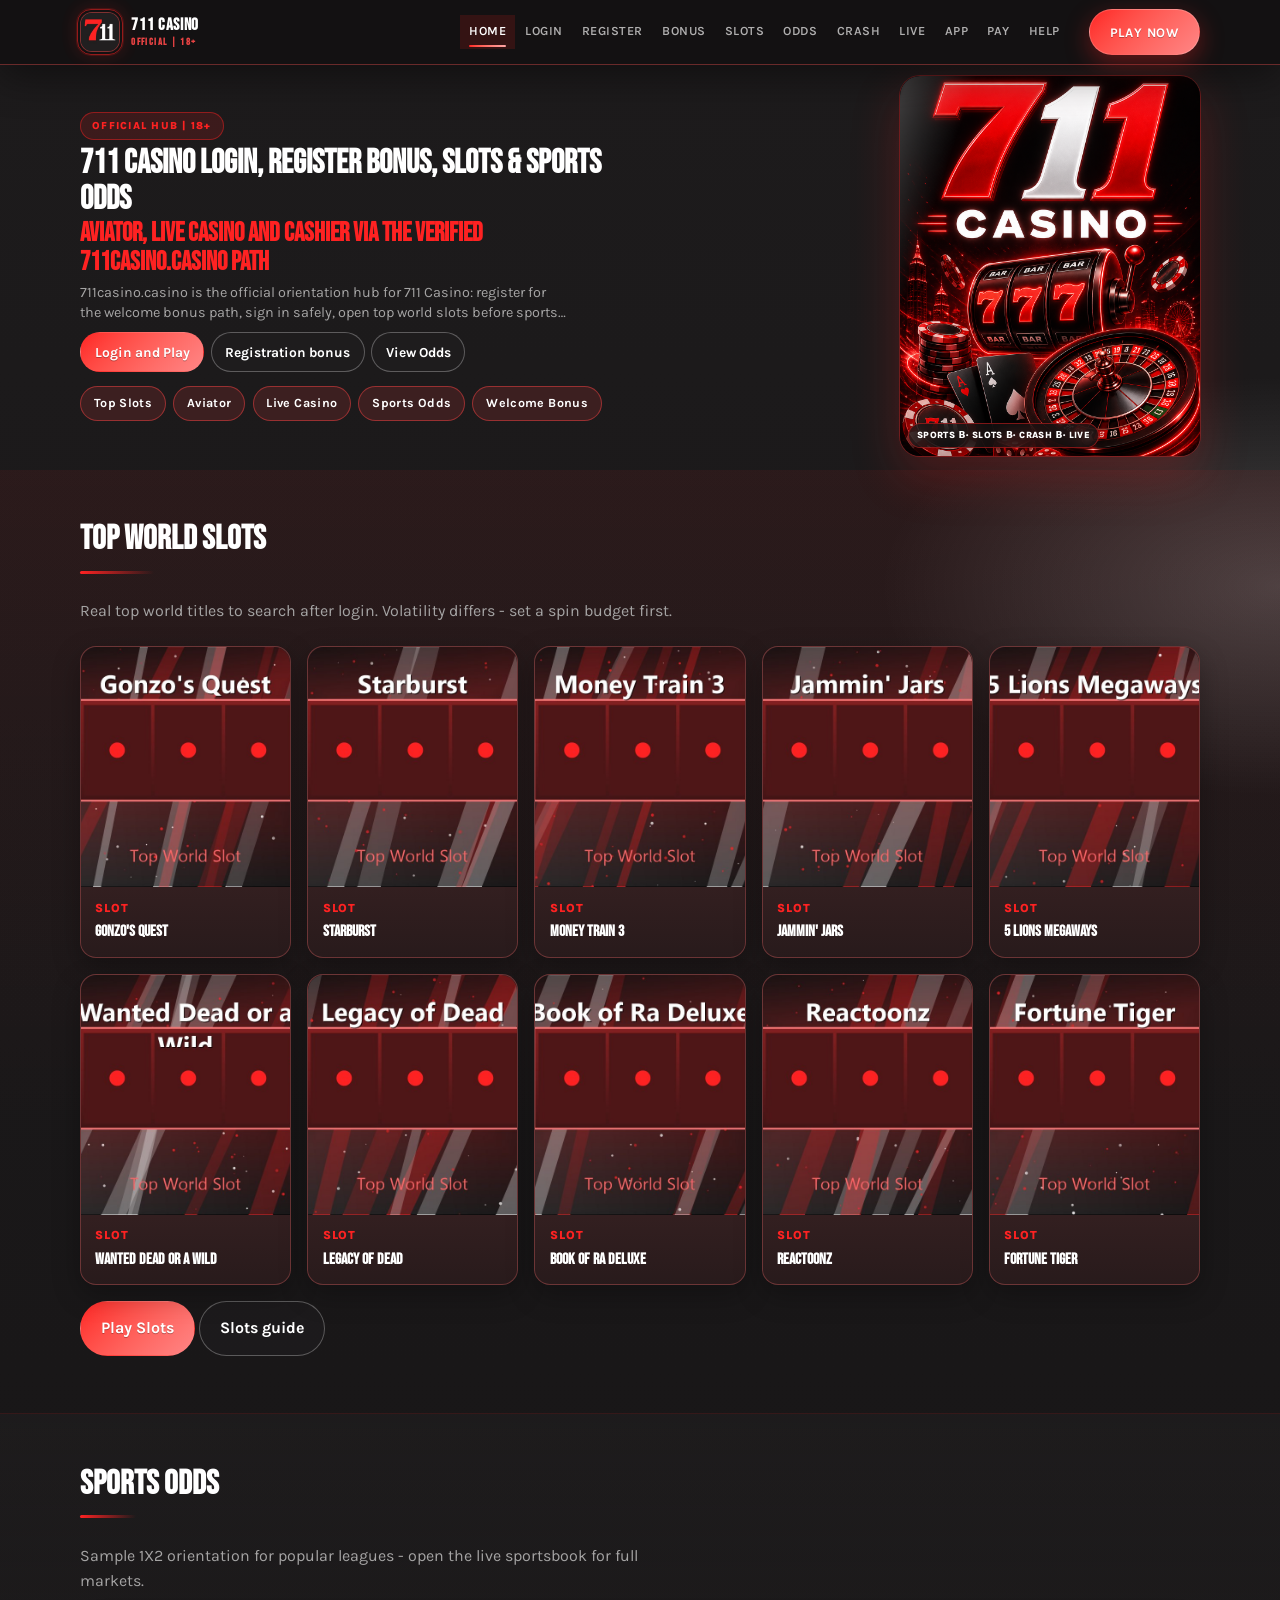
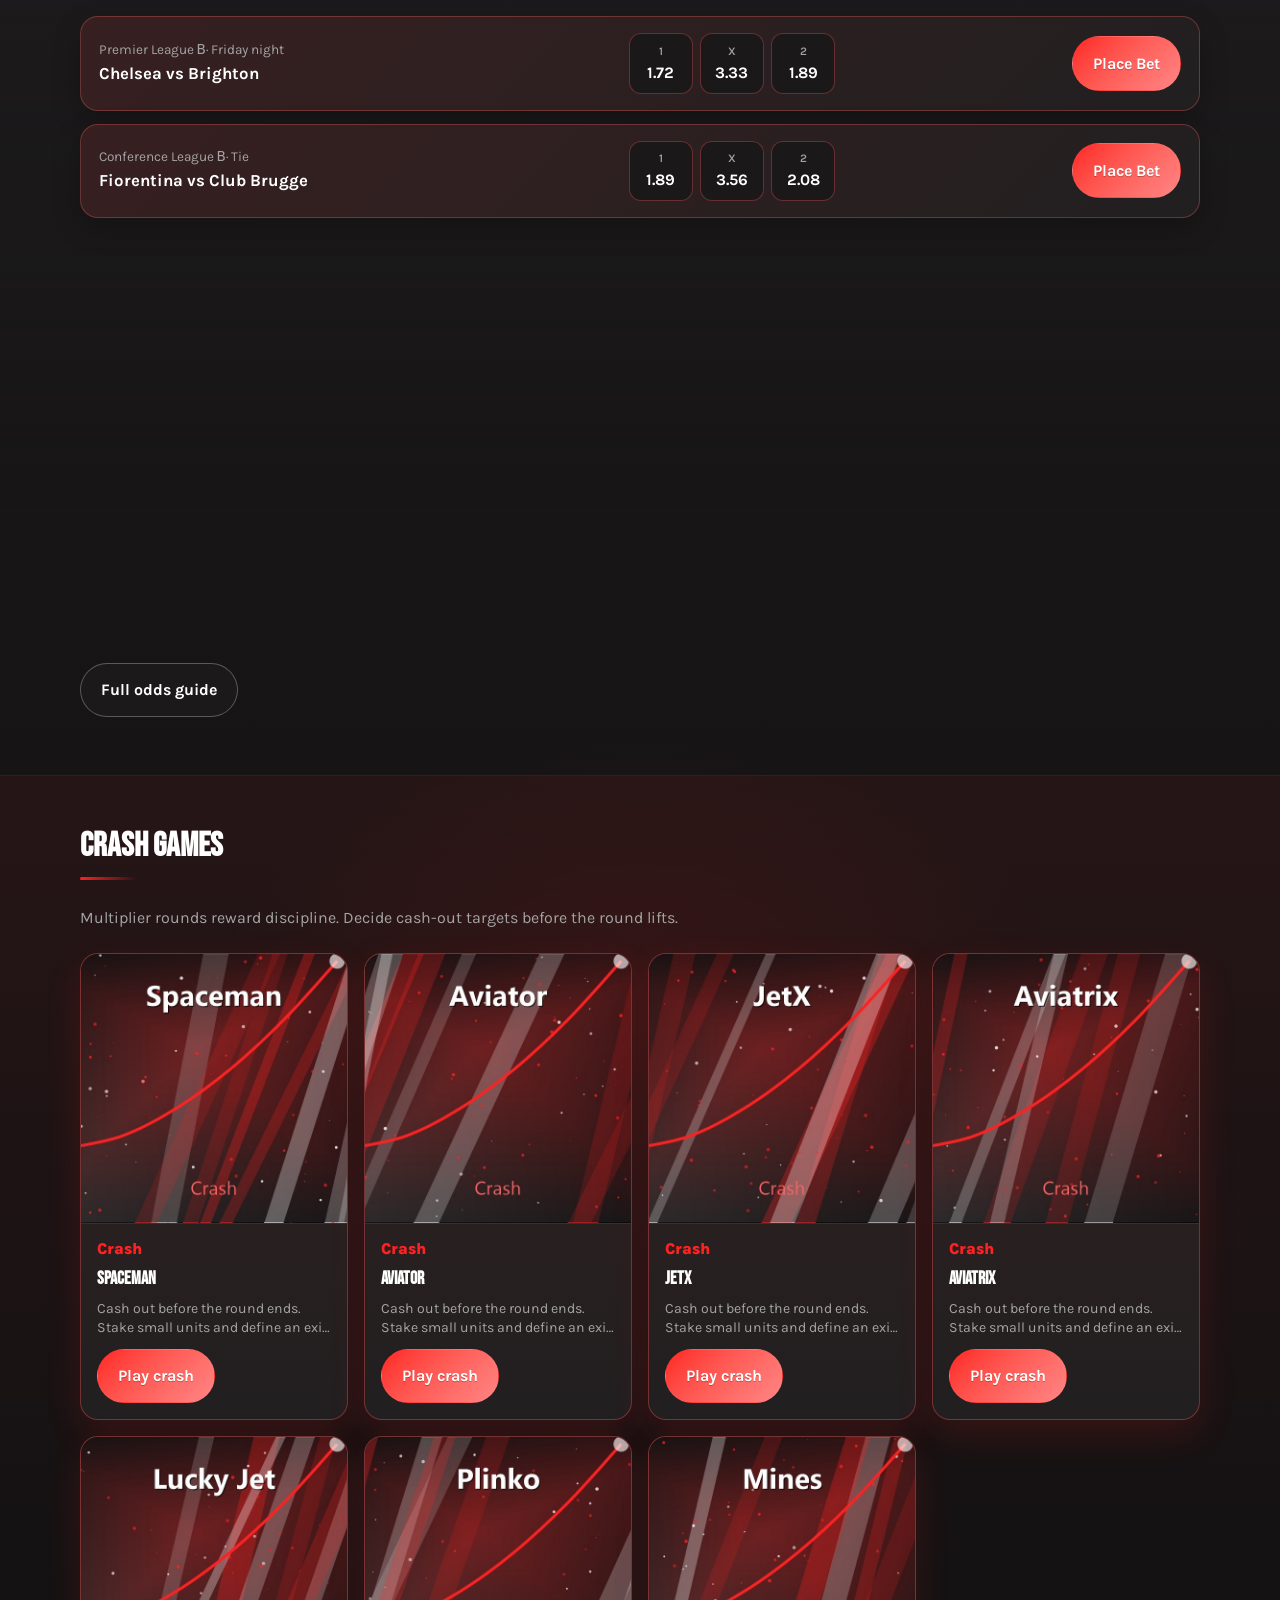
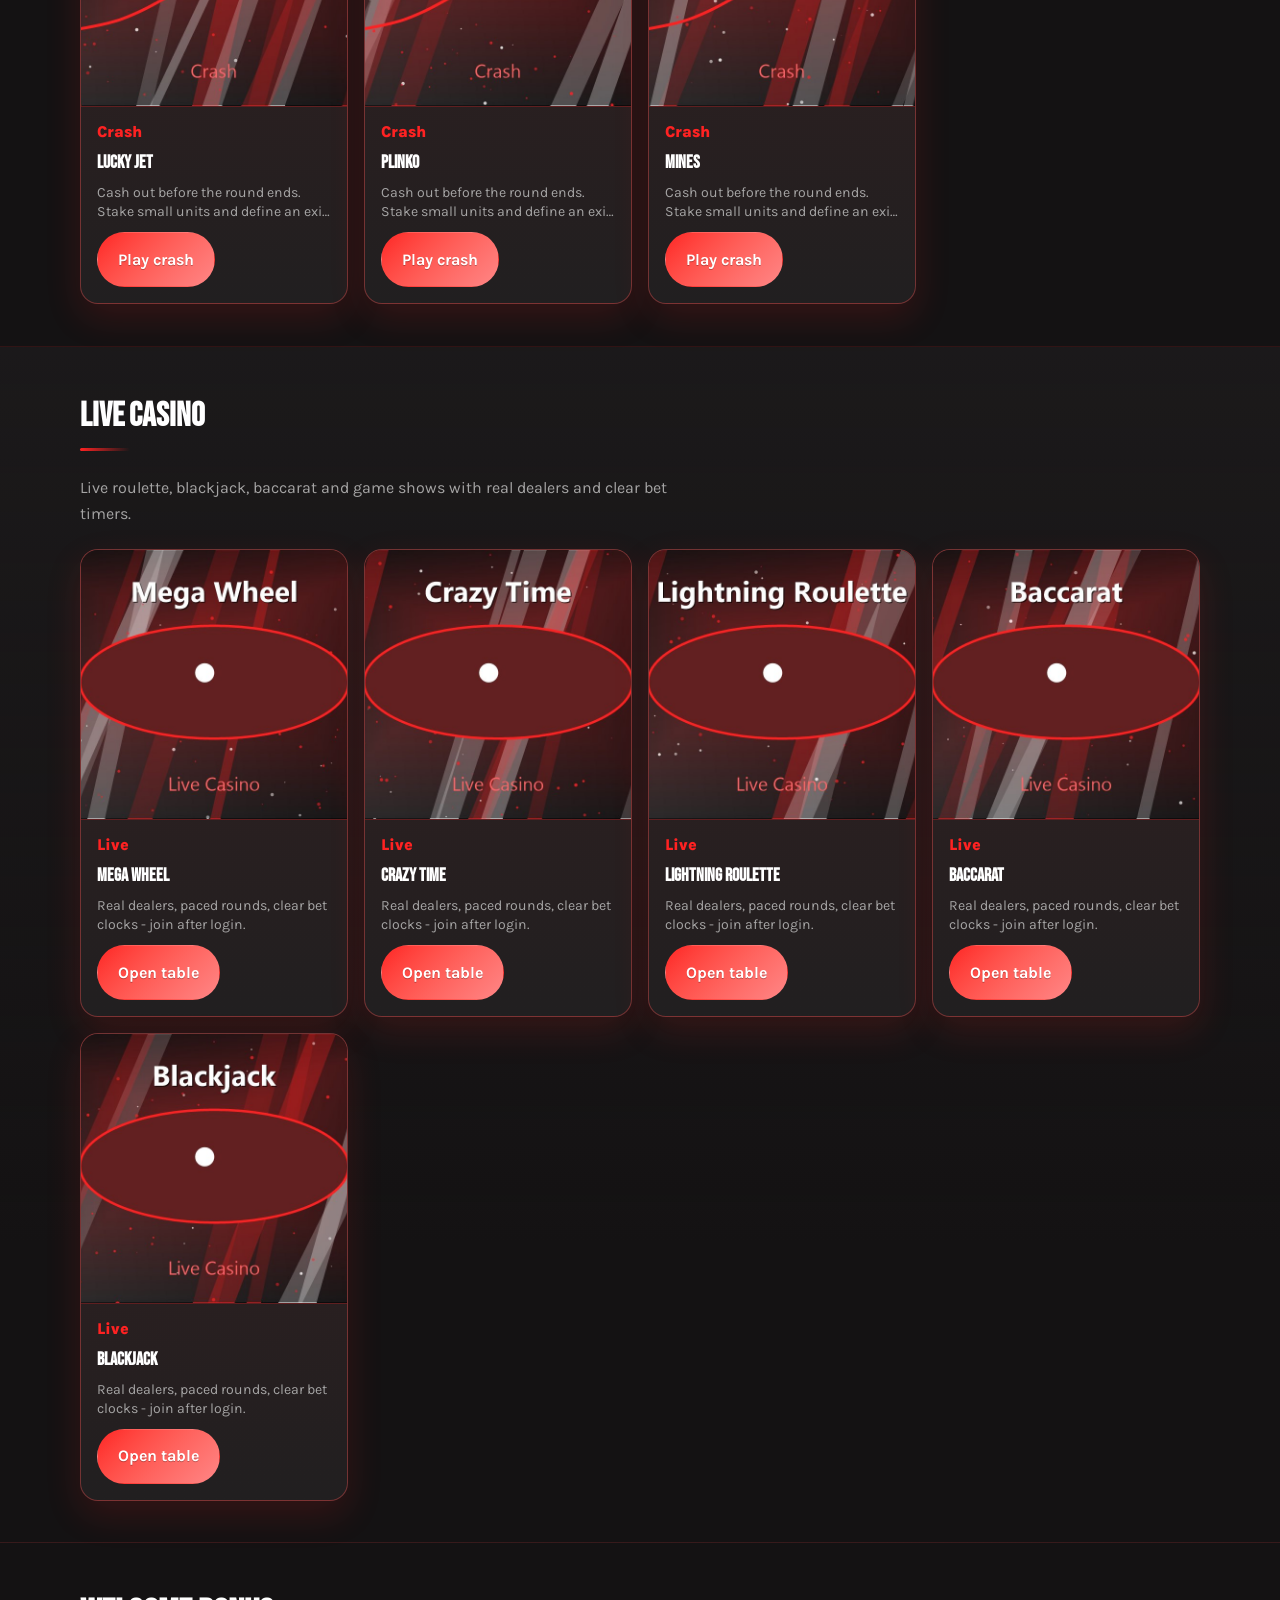
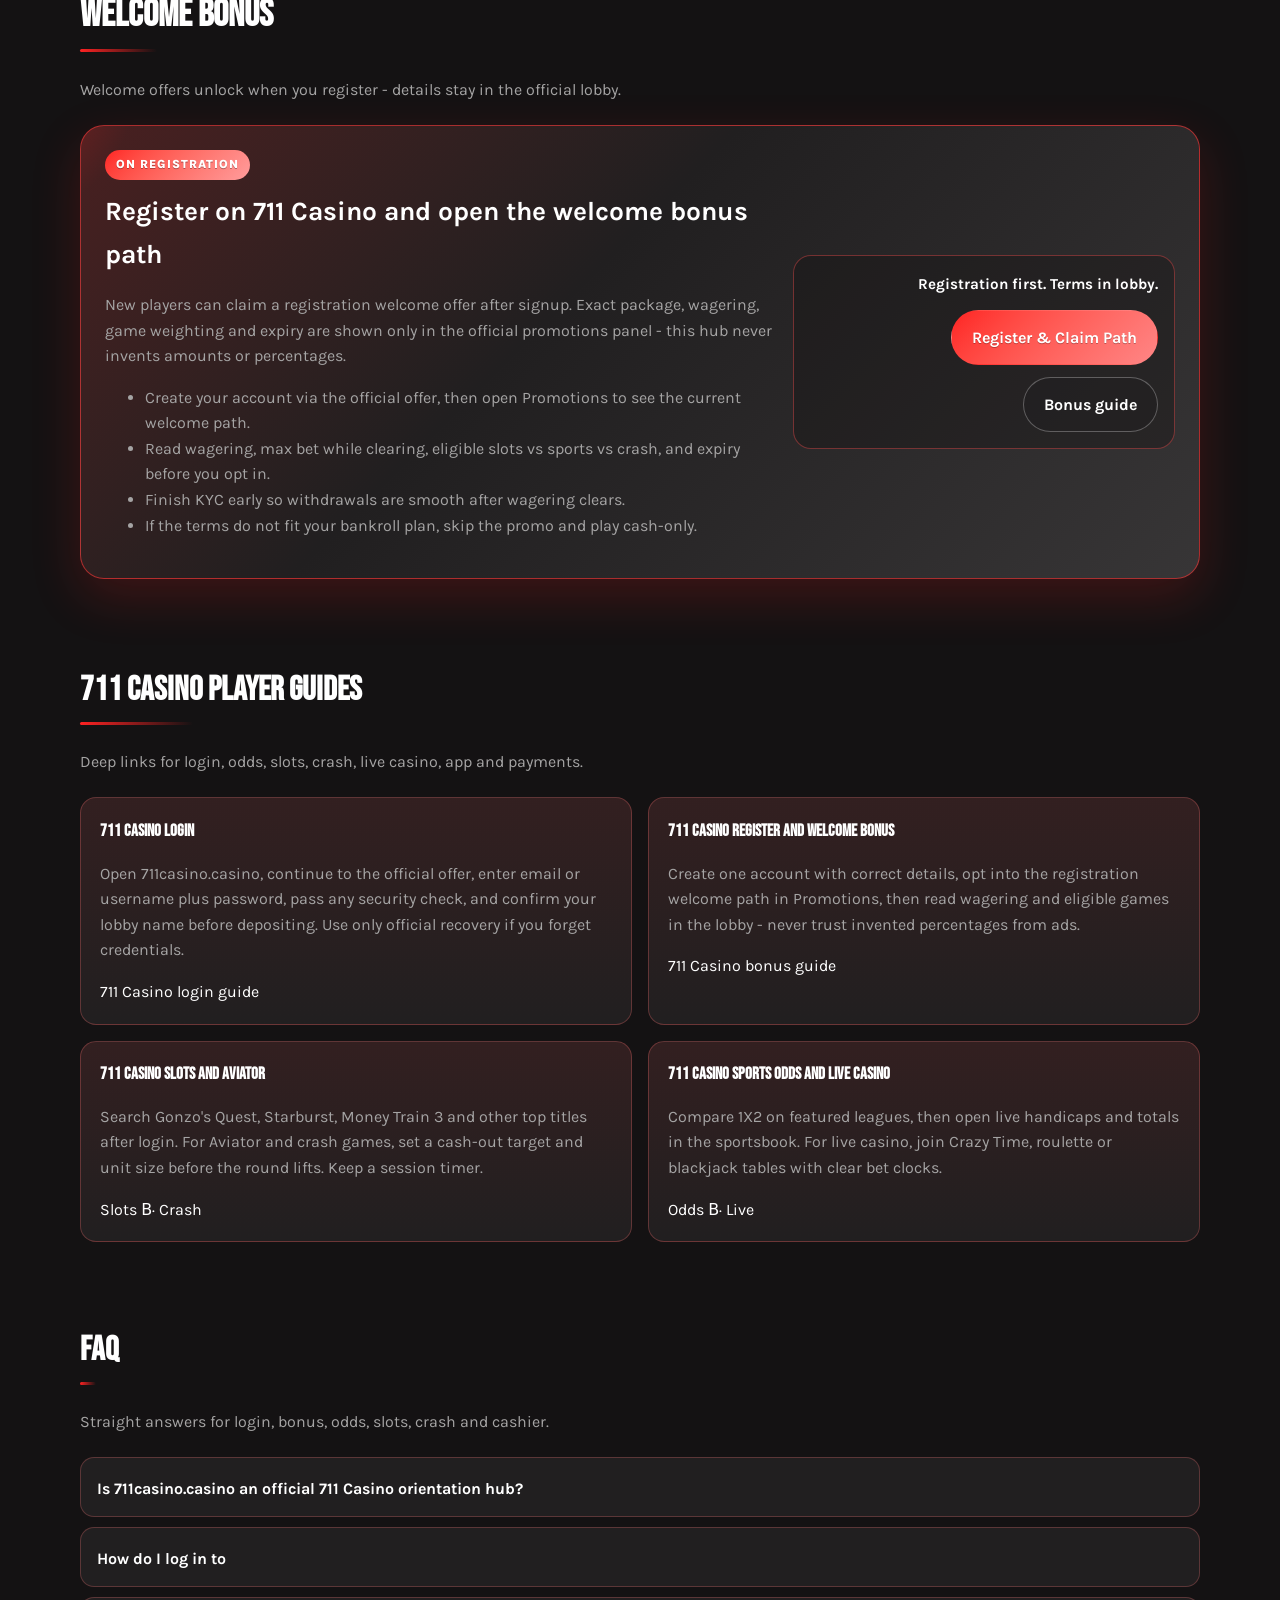
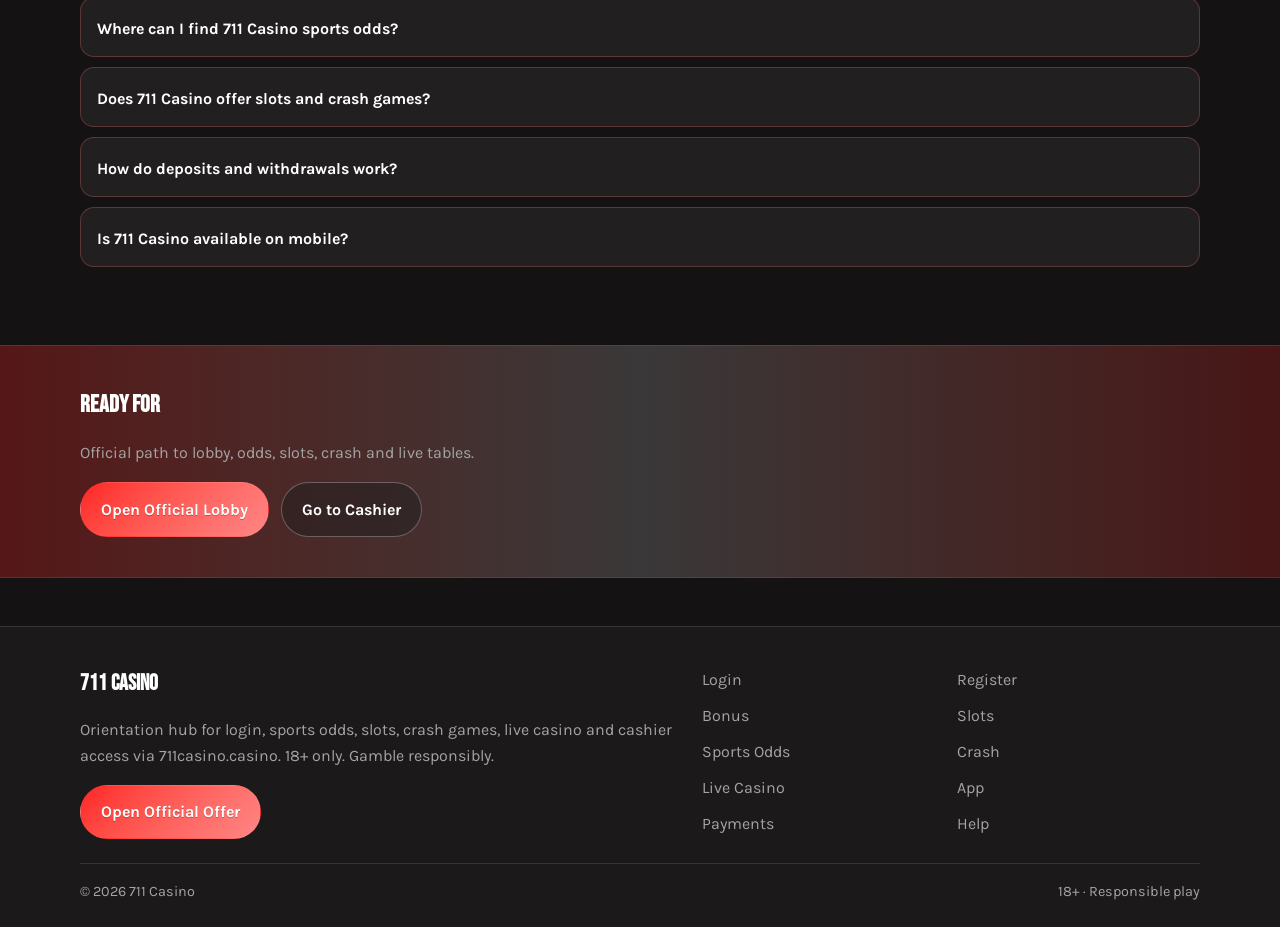
<file: index.html>
<!DOCTYPE html>
<html lang="en">
<head>
<meta charset="utf-8">
<meta name="viewport" content="width=device-width, initial-scale=1">
<title>711 Casino Official Login, Register Bonus, Slots, Aviator &amp; Sports Odds | 711casino.casino</title>
<meta name="description" content="711 Casino on 711casino.casino: official login and register, welcome bonus on signup, top slots (Gonzo&#39;s Quest, Starburst, Money Train 3), Aviator crash, live casino and live sports odds. Cashier and app tips. 18+ only.">
<meta name="keywords" content="711 Casino, 711 Casino login, 711 Casino register, 711 Casino bonus, 711 Casino slots, 711 Casino Aviator, 711 Casino live casino, 711 Casino odds, 711 Casino app, 711 Casino deposit, Gonzo&#39;s Quest, Starburst, Money Train 3, Aviator, crash games, sports betting, 711casino.casino">
<meta name="robots" content="index,follow,max-image-preview:large">
<link rel="canonical" href="https://711casino.casino/">
<meta property="og:type" content="website">
<meta property="og:site_name" content="711 Casino">
<meta property="og:title" content="711 Casino Official Login, Register Bonus, Slots, Aviator &amp; Sports Odds | 711casino.casino">
<meta property="og:description" content="711 Casino on 711casino.casino: official login and register, welcome bonus on signup, top slots (Gonzo&#39;s Quest, Starburst, Money Train 3), Aviator crash, live casino and live sports odds. Cashier and app tips. 18+ only.">
<meta property="og:url" content="https://711casino.casino/">
<meta property="og:image" content="https://711casino.casino/assets/og-cover.jpg">
<meta name="twitter:card" content="summary_large_image">
<meta name="twitter:title" content="711 Casino Official Login, Register Bonus, Slots, Aviator &amp; Sports Odds | 711casino.casino">
<meta name="twitter:description" content="711 Casino on 711casino.casino: official login and register, welcome bonus on signup, top slots (Gonzo&#39;s Quest, Starburst, Money Train 3), Aviator crash, live casino and live sports odds. Cashier and app tips. 18+ only.">
<meta name="twitter:image" content="https://711casino.casino/assets/og-cover.jpg">
<link rel="icon" href="/favicon.png" type="image/png">
<link rel="apple-touch-icon" href="/assets/brand/logo.png">
<link rel="manifest" href="/site.webmanifest">
<link rel="preconnect" href="https://fonts.googleapis.com">
<link rel="preconnect" href="https://fonts.gstatic.com" crossorigin>
<link href="https://fonts.googleapis.com/css2?family=Bebas+Neue:wght@600;700&family=Karla:wght@400;600;700&display=swap" rel="stylesheet">
<link rel="stylesheet" href="/css/styles.css">
<script type="application/ld+json">{"@context":"https://schema.org","@type":"FAQPage","url":"https://711casino.casino/","mainEntity":[{"@type":"Question","name":"Is 711casino.casino an official 711 Casino orientation hub?","acceptedAnswer":{"@type":"Answer","text":"Yes. 711casino.casino helps you reach 711 Casino login, sports odds, slots, crash games, live casino and cashier via the verified offer link. Always confirm you land on the live platform after tapping Play."}},{"@type":"Question","name":"How do I log in to ","acceptedAnswer":{"@type":"Answer","text":"Open the official offer from 711casino.casino, enter your registered email or username and password, complete any security check, then confirm your account name appears in the lobby header."}},{"@type":"Question","name":"Where can I find 711 Casino sports odds?","acceptedAnswer":{"@type":"Answer","text":"Use the sports / odds section on this hub, then continue to the live 711 Casino sportsbook for 1X2, handicaps, totals and in-play markets across major leagues."}},{"@type":"Question","name":"Does 711 Casino offer slots and crash games?","acceptedAnswer":{"@type":"Answer","text":"Yes. Popular slots and crash titles are highlighted here so you can jump straight into the lobby catalog after login. Set a session budget before spinning."}},{"@type":"Question","name":"How do deposits and withdrawals work?","acceptedAnswer":{"@type":"Answer","text":"Fund via the cashier after login, complete KYC early if prompted, and use the same verified methods for withdrawals. Keep billing details consistent with your profile."}},{"@type":"Question","name":"Is 711 Casino available on mobile?","acceptedAnswer":{"@type":"Answer","text":"One account works on phone and desktop browsers. Prefer a stable connection, avoid shared devices, and log out after cash sessions on borrowed phones."}}]}</script>
</head>
<body class="layout-1 home">
<header class="site-header" id="siteHeader">
<div class="wrap header-bar">
<a class="brand" href="/" aria-label="711 Casino home">
<span class="brand-mark"><img src="/assets/brand/logo.png" alt="711 Casino logo" width="40" height="40"></span>
<span class="brand-copy"><span class="brand-name">711 Casino</span><span class="brand-tag">Official | 18+</span></span>
</a>
<button class="nav-toggle" id="navToggle" aria-expanded="false" aria-controls="siteNav" type="button" aria-label="Open menu"><span></span><span></span><span></span></button>
<nav class="site-nav" id="siteNav" aria-label="Primary"><a class="nav-link is-active" href="/">Home</a><a class="nav-link" href="/seven-login.html">Login</a><a class="nav-link" href="/seven-register.html">Register</a><a class="nav-link" href="/seven-bonus.html">Bonus</a><a class="nav-link" href="/seven-slots.html">Slots</a><a class="nav-link" href="/seven-odds.html">Odds</a><a class="nav-link" href="/seven-crash.html">Crash</a><a class="nav-link" href="/seven-live.html">Live</a><a class="nav-link" href="/seven-app.html">App</a><a class="nav-link" href="/seven-pay.html">Pay</a><a class="nav-link" href="/seven-help.html">Help</a></nav>
<a class="btn btn-accent header-cta" href="https://martell892.online/WMj2QVzz?sub_id_1=711casino.casino" rel="nofollow sponsored noopener" target="_blank">Play Now</a>
</div>
</header>
<section class="hero"><div class="wrap"><div class="hero-shell">
<div class="hero-copy reveal">
<div class="eyebrow eyebrow-pill">Official hub | 18+</div>
<h1>711 Casino Login, Register Bonus, Slots &amp; Sports Odds<span>Aviator, live casino and cashier via the verified 711casino.casino path</span></h1>
<p class="lead">711casino.casino is the official orientation hub for 711 Casino: register for the welcome bonus path, sign in safely, open top world slots before sports markets, play Aviator-style crash, join live tables, and use cashier without fake mirrors. Clear product paths for real players.</p>
<div class="cta-row">
<a class="btn btn-accent" href="https://martell892.online/WMj2QVzz?sub_id_1=711casino.casino" rel="nofollow sponsored noopener" target="_blank">Login and Play</a>
<a class="btn btn-ghost" href="/seven-bonus.html">Registration bonus</a>
<a class="btn btn-ghost" href="/seven-odds.html">View Odds</a>
</div>
<div class="hero-chips" aria-label="Quick links">
<a class="chip chip-hot" href="#slots">Top Slots</a>
<a class="chip chip-hot" href="#crash">Aviator</a>
<a class="chip chip-hot" href="#live">Live Casino</a>
<a class="chip chip-hot" href="#odds">Sports Odds</a>
<a class="chip chip-hot" href="#bonus">Welcome Bonus</a>
</div>
</div>
<div class="hero-visual hero-stage reveal" aria-label="711 Casino sports and betting">
<div class="hero-glow" aria-hidden="true"></div>
<img class="hero-img" src="/assets/hero.jpg" alt="711 Casino sports betting and casino" width="768" height="1024" loading="eager">
<div class="hero-shine" aria-hidden="true"></div>
<div class="hero-badge">Sports В· Slots В· Crash В· Live</div>
</div>
</div></div></section>
<section class="section section-hot" id="slots"><div class="wrap">
<div class="section-head"><h2>Top World Slots</h2><p class="mute">Real top world titles to search after login. Volatility differs - set a spin budget first.</p></div>
<div class="card-grid"><article class="game-card"><a class="js-offer-card" href="https://martell892.online/WMj2QVzz?sub_id_1=711casino.casino" rel="nofollow sponsored noopener" target="_blank"><img src="/assets/slots/slot-01.jpg" alt="Gonzo&#39;s Quest" width="320" height="240" loading="lazy"><div class="card-meta"><div class="tag">Slot</div><h3>Gonzo&#39;s Quest</h3></div></a></article><article class="game-card"><a class="js-offer-card" href="https://martell892.online/WMj2QVzz?sub_id_1=711casino.casino" rel="nofollow sponsored noopener" target="_blank"><img src="/assets/slots/slot-02.jpg" alt="Starburst" width="320" height="240" loading="lazy"><div class="card-meta"><div class="tag">Slot</div><h3>Starburst</h3></div></a></article><article class="game-card"><a class="js-offer-card" href="https://martell892.online/WMj2QVzz?sub_id_1=711casino.casino" rel="nofollow sponsored noopener" target="_blank"><img src="/assets/slots/slot-03.jpg" alt="Money Train 3" width="320" height="240" loading="lazy"><div class="card-meta"><div class="tag">Slot</div><h3>Money Train 3</h3></div></a></article><article class="game-card"><a class="js-offer-card" href="https://martell892.online/WMj2QVzz?sub_id_1=711casino.casino" rel="nofollow sponsored noopener" target="_blank"><img src="/assets/slots/slot-04.jpg" alt="Jammin&#39; Jars" width="320" height="240" loading="lazy"><div class="card-meta"><div class="tag">Slot</div><h3>Jammin&#39; Jars</h3></div></a></article><article class="game-card"><a class="js-offer-card" href="https://martell892.online/WMj2QVzz?sub_id_1=711casino.casino" rel="nofollow sponsored noopener" target="_blank"><img src="/assets/slots/slot-05.jpg" alt="5 Lions Megaways" width="320" height="240" loading="lazy"><div class="card-meta"><div class="tag">Slot</div><h3>5 Lions Megaways</h3></div></a></article><article class="game-card"><a class="js-offer-card" href="https://martell892.online/WMj2QVzz?sub_id_1=711casino.casino" rel="nofollow sponsored noopener" target="_blank"><img src="/assets/slots/slot-06.jpg" alt="Wanted Dead or a Wild" width="320" height="240" loading="lazy"><div class="card-meta"><div class="tag">Slot</div><h3>Wanted Dead or a Wild</h3></div></a></article><article class="game-card"><a class="js-offer-card" href="https://martell892.online/WMj2QVzz?sub_id_1=711casino.casino" rel="nofollow sponsored noopener" target="_blank"><img src="/assets/slots/slot-07.jpg" alt="Legacy of Dead" width="320" height="240" loading="lazy"><div class="card-meta"><div class="tag">Slot</div><h3>Legacy of Dead</h3></div></a></article><article class="game-card"><a class="js-offer-card" href="https://martell892.online/WMj2QVzz?sub_id_1=711casino.casino" rel="nofollow sponsored noopener" target="_blank"><img src="/assets/slots/slot-08.jpg" alt="Book of Ra Deluxe" width="320" height="240" loading="lazy"><div class="card-meta"><div class="tag">Slot</div><h3>Book of Ra Deluxe</h3></div></a></article><article class="game-card"><a class="js-offer-card" href="https://martell892.online/WMj2QVzz?sub_id_1=711casino.casino" rel="nofollow sponsored noopener" target="_blank"><img src="/assets/slots/slot-09.jpg" alt="Reactoonz" width="320" height="240" loading="lazy"><div class="card-meta"><div class="tag">Slot</div><h3>Reactoonz</h3></div></a></article><article class="game-card"><a class="js-offer-card" href="https://martell892.online/WMj2QVzz?sub_id_1=711casino.casino" rel="nofollow sponsored noopener" target="_blank"><img src="/assets/slots/slot-10.jpg" alt="Fortune Tiger" width="320" height="240" loading="lazy"><div class="card-meta"><div class="tag">Slot</div><h3>Fortune Tiger</h3></div></a></article></div>
<p style="margin-top:1rem"><a class="btn btn-accent" href="https://martell892.online/WMj2QVzz?sub_id_1=711casino.casino" rel="nofollow sponsored noopener" target="_blank">Play Slots</a>
<a class="btn btn-ghost" href="/seven-slots.html">Slots guide</a></p>
</div></section>
<section class="section section-alt" id="odds"><div class="wrap">
<div class="section-head"><h2>Sports Odds</h2><p class="mute">Sample 1X2 orientation for popular leagues - open the live sportsbook for full markets.</p></div>
<div class="odds-board"><article class="odds-row">
<div><div class="odds-meta">Premier League В· Friday night</div>
<div class="odds-match">Chelsea vs Brighton</div></div>
<div class="odds-prices"><div class="price"><small>1</small>1.72</div><div class="price"><small>X</small>3.33</div><div class="price"><small>2</small>1.89</div></div>
<a class="btn btn-accent" href="https://martell892.online/WMj2QVzz?sub_id_1=711casino.casino" rel="nofollow sponsored noopener" target="_blank">Place Bet</a>
</article>
<article class="odds-row">
<div><div class="odds-meta">Conference League В· Tie</div>
<div class="odds-match">Fiorentina vs Club Brugge</div></div>
<div class="odds-prices"><div class="price"><small>1</small>1.89</div><div class="price"><small>X</small>3.56</div><div class="price"><small>2</small>2.08</div></div>
<a class="btn btn-accent" href="https://martell892.online/WMj2QVzz?sub_id_1=711casino.casino" rel="nofollow sponsored noopener" target="_blank">Place Bet</a>
</article>
<article class="odds-row">
<div><div class="odds-meta">Bundesliga В· Rhine</div>
<div class="odds-match">Leverkusen vs Koln</div></div>
<div class="odds-prices"><div class="price"><small>1</small>2.06</div><div class="price"><small>X</small>3.79</div><div class="price"><small>2</small>2.27</div></div>
<a class="btn btn-accent" href="https://martell892.online/WMj2QVzz?sub_id_1=711casino.casino" rel="nofollow sponsored noopener" target="_blank">Place Bet</a>
</article>
<article class="odds-row">
<div><div class="odds-meta">Ligue 1 В· Riviera</div>
<div class="odds-match">Nice vs Monaco</div></div>
<div class="odds-prices"><div class="price"><small>1</small>2.23</div><div class="price"><small>X</small>4.02</div><div class="price"><small>2</small>2.46</div></div>
<a class="btn btn-accent" href="https://martell892.online/WMj2QVzz?sub_id_1=711casino.casino" rel="nofollow sponsored noopener" target="_blank">Place Bet</a>
</article>
<article class="odds-row">
<div><div class="odds-meta">NHL В· Atlantic</div>
<div class="odds-match">Maple Leafs vs Panthers</div></div>
<div class="odds-prices"><div class="price"><small>1</small>2.4</div><div class="price"><small>X</small>4.25</div><div class="price"><small>2</small>2.65</div></div>
<a class="btn btn-accent" href="https://martell892.online/WMj2QVzz?sub_id_1=711casino.casino" rel="nofollow sponsored noopener" target="_blank">Place Bet</a>
</article>
<article class="odds-row">
<div><div class="odds-meta">Snooker В· Ranking</div>
<div class="odds-match">Frame markets vs Session</div></div>
<div class="odds-prices"><div class="price"><small>1</small>2.57</div><div class="price"><small>X</small>4.48</div><div class="price"><small>2</small>2.84</div></div>
<a class="btn btn-accent" href="https://martell892.online/WMj2QVzz?sub_id_1=711casino.casino" rel="nofollow sponsored noopener" target="_blank">Place Bet</a>
</article></div>
<p style="margin-top:1rem"><a class="btn btn-ghost" href="/seven-odds.html">Full odds guide</a></p>
</div></section>
<section class="section section-hot" id="crash"><div class="wrap">
<div class="section-head"><h2>Crash Games</h2><p class="mute">Multiplier rounds reward discipline. Decide cash-out targets before the round lifts.</p></div>
<div class="crash-grid"><article class="panel media-panel"><img src="/assets/crash/crash-01.jpg" alt="Spaceman" width="480" height="270" loading="lazy"><div class="tag">Crash</div><h3>Spaceman</h3><p class="mute">Cash out before the round ends. Stake small units and define an exit multiplier first.</p><a class="btn btn-accent" href="https://martell892.online/WMj2QVzz?sub_id_1=711casino.casino" rel="nofollow sponsored noopener" target="_blank">Play crash</a></article><article class="panel media-panel"><img src="/assets/crash/crash-02.jpg" alt="Aviator" width="480" height="270" loading="lazy"><div class="tag">Crash</div><h3>Aviator</h3><p class="mute">Cash out before the round ends. Stake small units and define an exit multiplier first.</p><a class="btn btn-accent" href="https://martell892.online/WMj2QVzz?sub_id_1=711casino.casino" rel="nofollow sponsored noopener" target="_blank">Play crash</a></article><article class="panel media-panel"><img src="/assets/crash/crash-03.jpg" alt="JetX" width="480" height="270" loading="lazy"><div class="tag">Crash</div><h3>JetX</h3><p class="mute">Cash out before the round ends. Stake small units and define an exit multiplier first.</p><a class="btn btn-accent" href="https://martell892.online/WMj2QVzz?sub_id_1=711casino.casino" rel="nofollow sponsored noopener" target="_blank">Play crash</a></article><article class="panel media-panel"><img src="/assets/crash/crash-04.jpg" alt="Aviatrix" width="480" height="270" loading="lazy"><div class="tag">Crash</div><h3>Aviatrix</h3><p class="mute">Cash out before the round ends. Stake small units and define an exit multiplier first.</p><a class="btn btn-accent" href="https://martell892.online/WMj2QVzz?sub_id_1=711casino.casino" rel="nofollow sponsored noopener" target="_blank">Play crash</a></article><article class="panel media-panel"><img src="/assets/crash/crash-05.jpg" alt="Lucky Jet" width="480" height="270" loading="lazy"><div class="tag">Crash</div><h3>Lucky Jet</h3><p class="mute">Cash out before the round ends. Stake small units and define an exit multiplier first.</p><a class="btn btn-accent" href="https://martell892.online/WMj2QVzz?sub_id_1=711casino.casino" rel="nofollow sponsored noopener" target="_blank">Play crash</a></article><article class="panel media-panel"><img src="/assets/crash/crash-06.jpg" alt="Plinko" width="480" height="270" loading="lazy"><div class="tag">Crash</div><h3>Plinko</h3><p class="mute">Cash out before the round ends. Stake small units and define an exit multiplier first.</p><a class="btn btn-accent" href="https://martell892.online/WMj2QVzz?sub_id_1=711casino.casino" rel="nofollow sponsored noopener" target="_blank">Play crash</a></article><article class="panel media-panel"><img src="/assets/crash/crash-07.jpg" alt="Mines" width="480" height="270" loading="lazy"><div class="tag">Crash</div><h3>Mines</h3><p class="mute">Cash out before the round ends. Stake small units and define an exit multiplier first.</p><a class="btn btn-accent" href="https://martell892.online/WMj2QVzz?sub_id_1=711casino.casino" rel="nofollow sponsored noopener" target="_blank">Play crash</a></article></div>
</div></section>
<section class="section section-alt" id="live"><div class="wrap">
<div class="section-head"><h2>Live Casino</h2><p class="mute">Live roulette, blackjack, baccarat and game shows with real dealers and clear bet timers.</p></div>
<div class="live-grid"><article class="panel media-panel"><img src="/assets/live/live-01.jpg" alt="Mega Wheel" width="480" height="270" loading="lazy"><div class="tag">Live</div><h3>Mega Wheel</h3><p class="mute">Real dealers, paced rounds, clear bet clocks - join after login.</p><a class="btn btn-accent" href="https://martell892.online/WMj2QVzz?sub_id_1=711casino.casino" rel="nofollow sponsored noopener" target="_blank">Open table</a></article><article class="panel media-panel"><img src="/assets/live/live-02.jpg" alt="Crazy Time" width="480" height="270" loading="lazy"><div class="tag">Live</div><h3>Crazy Time</h3><p class="mute">Real dealers, paced rounds, clear bet clocks - join after login.</p><a class="btn btn-accent" href="https://martell892.online/WMj2QVzz?sub_id_1=711casino.casino" rel="nofollow sponsored noopener" target="_blank">Open table</a></article><article class="panel media-panel"><img src="/assets/live/live-03.jpg" alt="Lightning Roulette" width="480" height="270" loading="lazy"><div class="tag">Live</div><h3>Lightning Roulette</h3><p class="mute">Real dealers, paced rounds, clear bet clocks - join after login.</p><a class="btn btn-accent" href="https://martell892.online/WMj2QVzz?sub_id_1=711casino.casino" rel="nofollow sponsored noopener" target="_blank">Open table</a></article><article class="panel media-panel"><img src="/assets/live/live-04.jpg" alt="Baccarat" width="480" height="270" loading="lazy"><div class="tag">Live</div><h3>Baccarat</h3><p class="mute">Real dealers, paced rounds, clear bet clocks - join after login.</p><a class="btn btn-accent" href="https://martell892.online/WMj2QVzz?sub_id_1=711casino.casino" rel="nofollow sponsored noopener" target="_blank">Open table</a></article><article class="panel media-panel"><img src="/assets/live/live-05.jpg" alt="Blackjack" width="480" height="270" loading="lazy"><div class="tag">Live</div><h3>Blackjack</h3><p class="mute">Real dealers, paced rounds, clear bet clocks - join after login.</p><a class="btn btn-accent" href="https://martell892.online/WMj2QVzz?sub_id_1=711casino.casino" rel="nofollow sponsored noopener" target="_blank">Open table</a></article></div>
</div></section>
<section class="section bonus-spotlight" id="bonus"><div class="wrap">
<div class="section-head"><h2>Welcome Bonus</h2><p class="mute">Welcome offers unlock when you register - details stay in the official lobby.</p></div>
<div class="bonus-box bonus-box-accent"><div>
<div class="bonus-kicker">On registration</div>
<h3>Register on 711 Casino and open the welcome bonus path</h3>
<p class="mute">New players can claim a registration welcome offer after signup. Exact package, wagering, game weighting and expiry are shown only in the official promotions panel - this hub never invents amounts or percentages.</p>
<ul class="mute">
<li>Create your account via the official offer, then open Promotions to see the current welcome path.</li>
<li>Read wagering, max bet while clearing, eligible slots vs sports vs crash, and expiry before you opt in.</li>
<li>Finish KYC early so withdrawals are smooth after wagering clears.</li>
<li>If the terms do not fit your bankroll plan, skip the promo and play cash-only.</li>
</ul>
</div>
<div class="bonus-cta-panel">
<p class="bonus-cta-note">Registration first. Terms in lobby.</p>
<div class="cta-row" style="justify-content:flex-end">
<a class="btn btn-accent" href="https://martell892.online/WMj2QVzz?sub_id_1=711casino.casino" rel="nofollow sponsored noopener" target="_blank">Register &amp; Claim Path</a>
<a class="btn btn-ghost" href="/seven-bonus.html">Bonus guide</a>
</div>
</div></div></div></section>
<section class="section" id="seo"><div class="wrap">
<div class="section-head"><h2>711 Casino player guides</h2><p class="mute">Deep links for login, odds, slots, crash, live casino, app and payments.</p></div>
<div class="seo-stack"><article class="seo-card"><h3>711 Casino login</h3><p class="mute">Open 711casino.casino, continue to the official offer, enter email or username plus password, pass any security check, and confirm your lobby name before depositing. Use only official recovery if you forget credentials.</p><a href="/seven-login.html">711 Casino login guide</a></article>
<article class="seo-card"><h3>711 Casino register and welcome bonus</h3><p class="mute">Create one account with correct details, opt into the registration welcome path in Promotions, then read wagering and eligible games in the lobby - never trust invented percentages from ads.</p><a href="/seven-bonus.html">711 Casino bonus guide</a></article>
<article class="seo-card"><h3>711 Casino slots and Aviator</h3><p class="mute">Search Gonzo's Quest, Starburst, Money Train 3 and other top titles after login. For Aviator and crash games, set a cash-out target and unit size before the round lifts. Keep a session timer.</p><a href="/seven-slots.html">Slots</a> В· <a href="/seven-crash.html">Crash</a></article>
<article class="seo-card"><h3>711 Casino sports odds and live casino</h3><p class="mute">Compare 1X2 on featured leagues, then open live handicaps and totals in the sportsbook. For live casino, join Crazy Time, roulette or blackjack tables with clear bet clocks.</p><a href="/seven-odds.html">Odds</a> В· <a href="/seven-live.html">Live</a></article></div>
</div></section>
<section class="faq wrap" id="faq"><div class="section-head"><h2>FAQ</h2><p class="mute">Straight answers for login, bonus, odds, slots, crash and cashier.</p></div><div class="faq-list"><details class="faq-item"><summary>Is 711casino.casino an official 711 Casino orientation hub?</summary><p>Yes. 711casino.casino helps you reach 711 Casino login, sports odds, slots, crash games, live casino and cashier via the verified offer link. Always confirm you land on the live platform after tapping Play.</p></details><details class="faq-item"><summary>How do I log in to </summary><p>Open the official offer from 711casino.casino, enter your registered email or username and password, complete any security check, then confirm your account name appears in the lobby header.</p></details><details class="faq-item"><summary>Where can I find 711 Casino sports odds?</summary><p>Use the sports / odds section on this hub, then continue to the live 711 Casino sportsbook for 1X2, handicaps, totals and in-play markets across major leagues.</p></details><details class="faq-item"><summary>Does 711 Casino offer slots and crash games?</summary><p>Yes. Popular slots and crash titles are highlighted here so you can jump straight into the lobby catalog after login. Set a session budget before spinning.</p></details><details class="faq-item"><summary>How do deposits and withdrawals work?</summary><p>Fund via the cashier after login, complete KYC early if prompted, and use the same verified methods for withdrawals. Keep billing details consistent with your profile.</p></details><details class="faq-item"><summary>Is 711 Casino available on mobile?</summary><p>One account works on phone and desktop browsers. Prefer a stable connection, avoid shared devices, and log out after cash sessions on borrowed phones.</p></details></div></section>
<section class="cta-band"><div class="wrap cta-inner">
<h2>Ready for </h2>
<p class="mute">Official path to lobby, odds, slots, crash and live tables.</p>
<div class="cta-row">
<a class="btn btn-accent" href="https://martell892.online/WMj2QVzz?sub_id_1=711casino.casino" rel="nofollow sponsored noopener" target="_blank">Open Official Lobby</a>
<a class="btn btn-ghost" href="https://martell892.online/WMj2QVzz?sub_id_1=711casino.casino" rel="nofollow sponsored noopener" target="_blank">Go to Cashier</a>
</div></div></section>
<footer class="site-footer">
<div class="wrap footer-grid">
<div>
<div class="footer-brand">711 Casino</div>
<p class="mute">Orientation hub for login, sports odds, slots, crash games, live casino and cashier access via 711casino.casino. 18+ only. Gamble responsibly.</p>
<a class="btn btn-accent" href="https://martell892.online/WMj2QVzz?sub_id_1=711casino.casino" rel="nofollow sponsored noopener" target="_blank">Open Official Offer</a>
</div>
<div class="footer-links"><a href="/seven-login.html">Login</a><a href="/seven-register.html">Register</a><a href="/seven-bonus.html">Bonus</a><a href="/seven-slots.html">Slots</a><a href="/seven-odds.html">Sports Odds</a><a href="/seven-crash.html">Crash</a><a href="/seven-live.html">Live Casino</a><a href="/seven-app.html">App</a><a href="/seven-pay.html">Payments</a><a href="/seven-help.html">Help</a></div>
</div>
<div class="wrap footer-base"><span>&copy; 2026 711 Casino</span><span>18+ &middot; Responsible play</span></div>
</footer>
<script src="/js/main.js"></script>
</body>
</html>
</file>
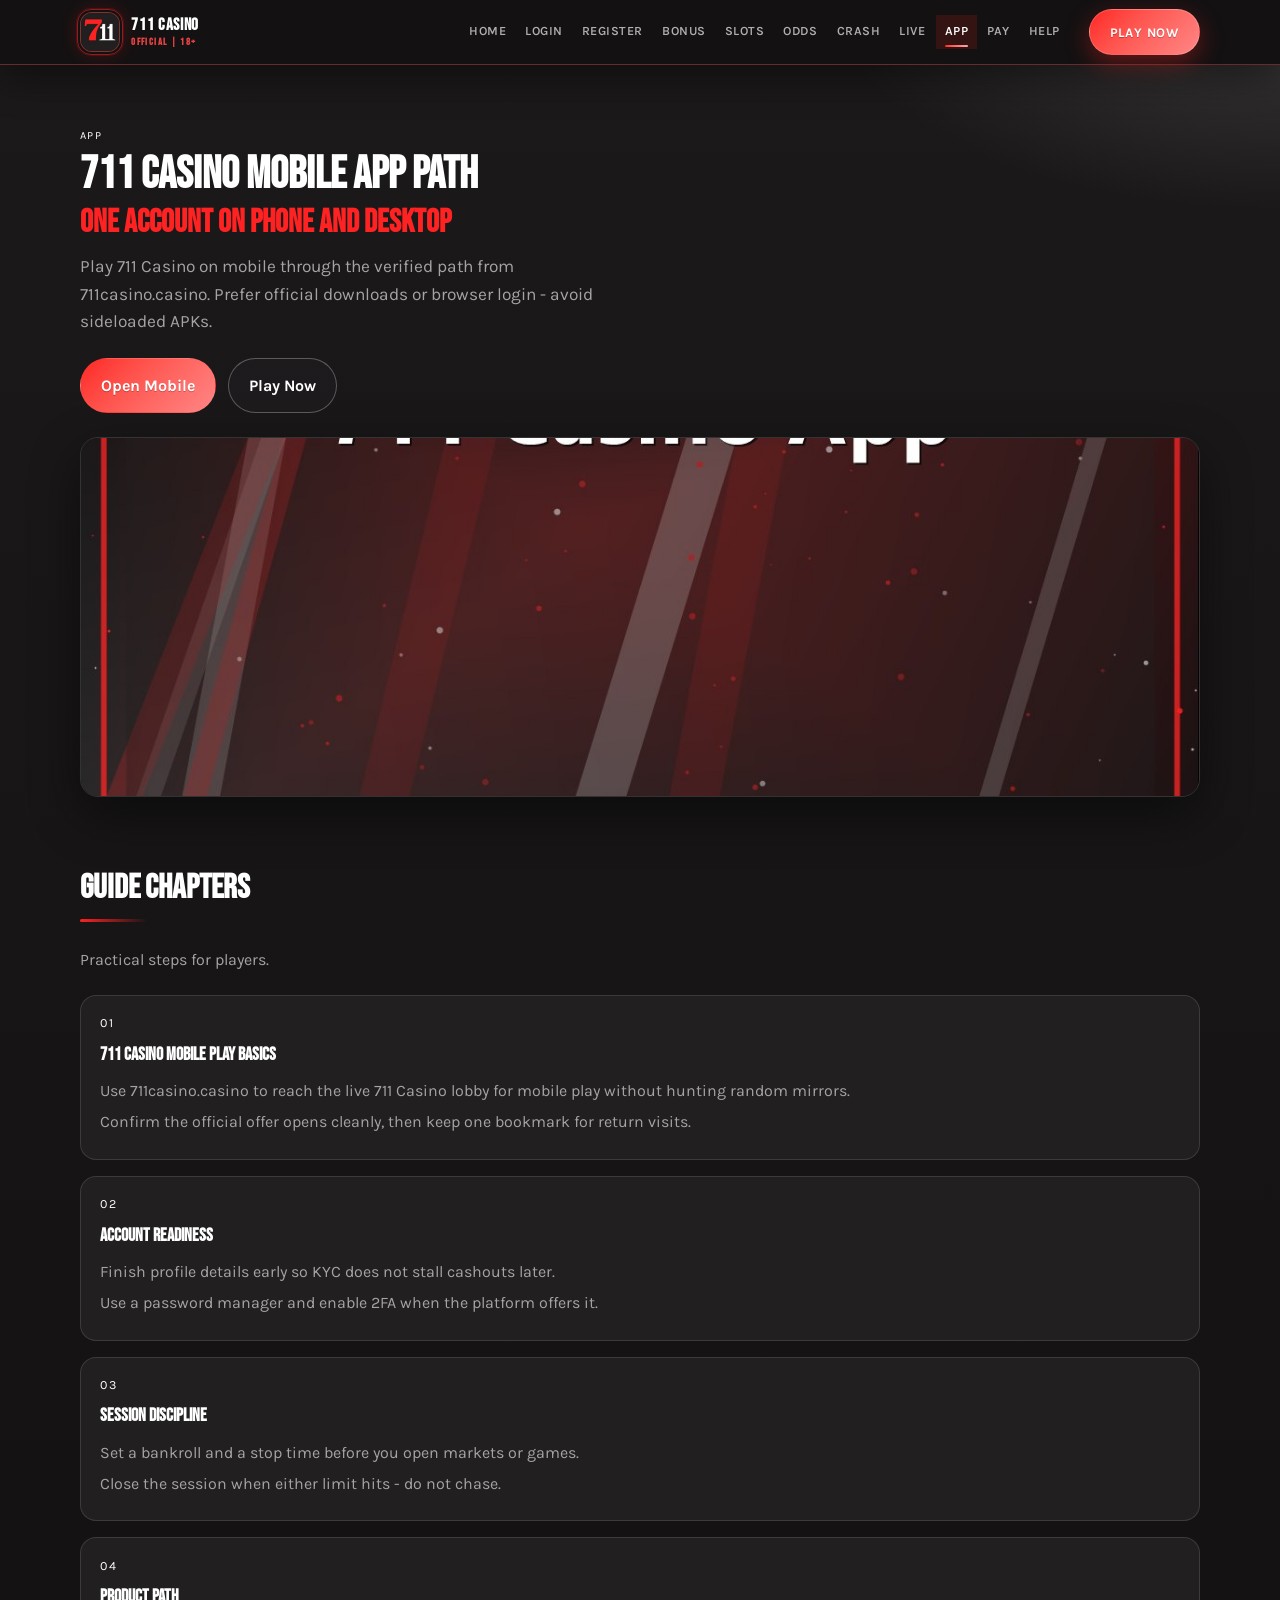
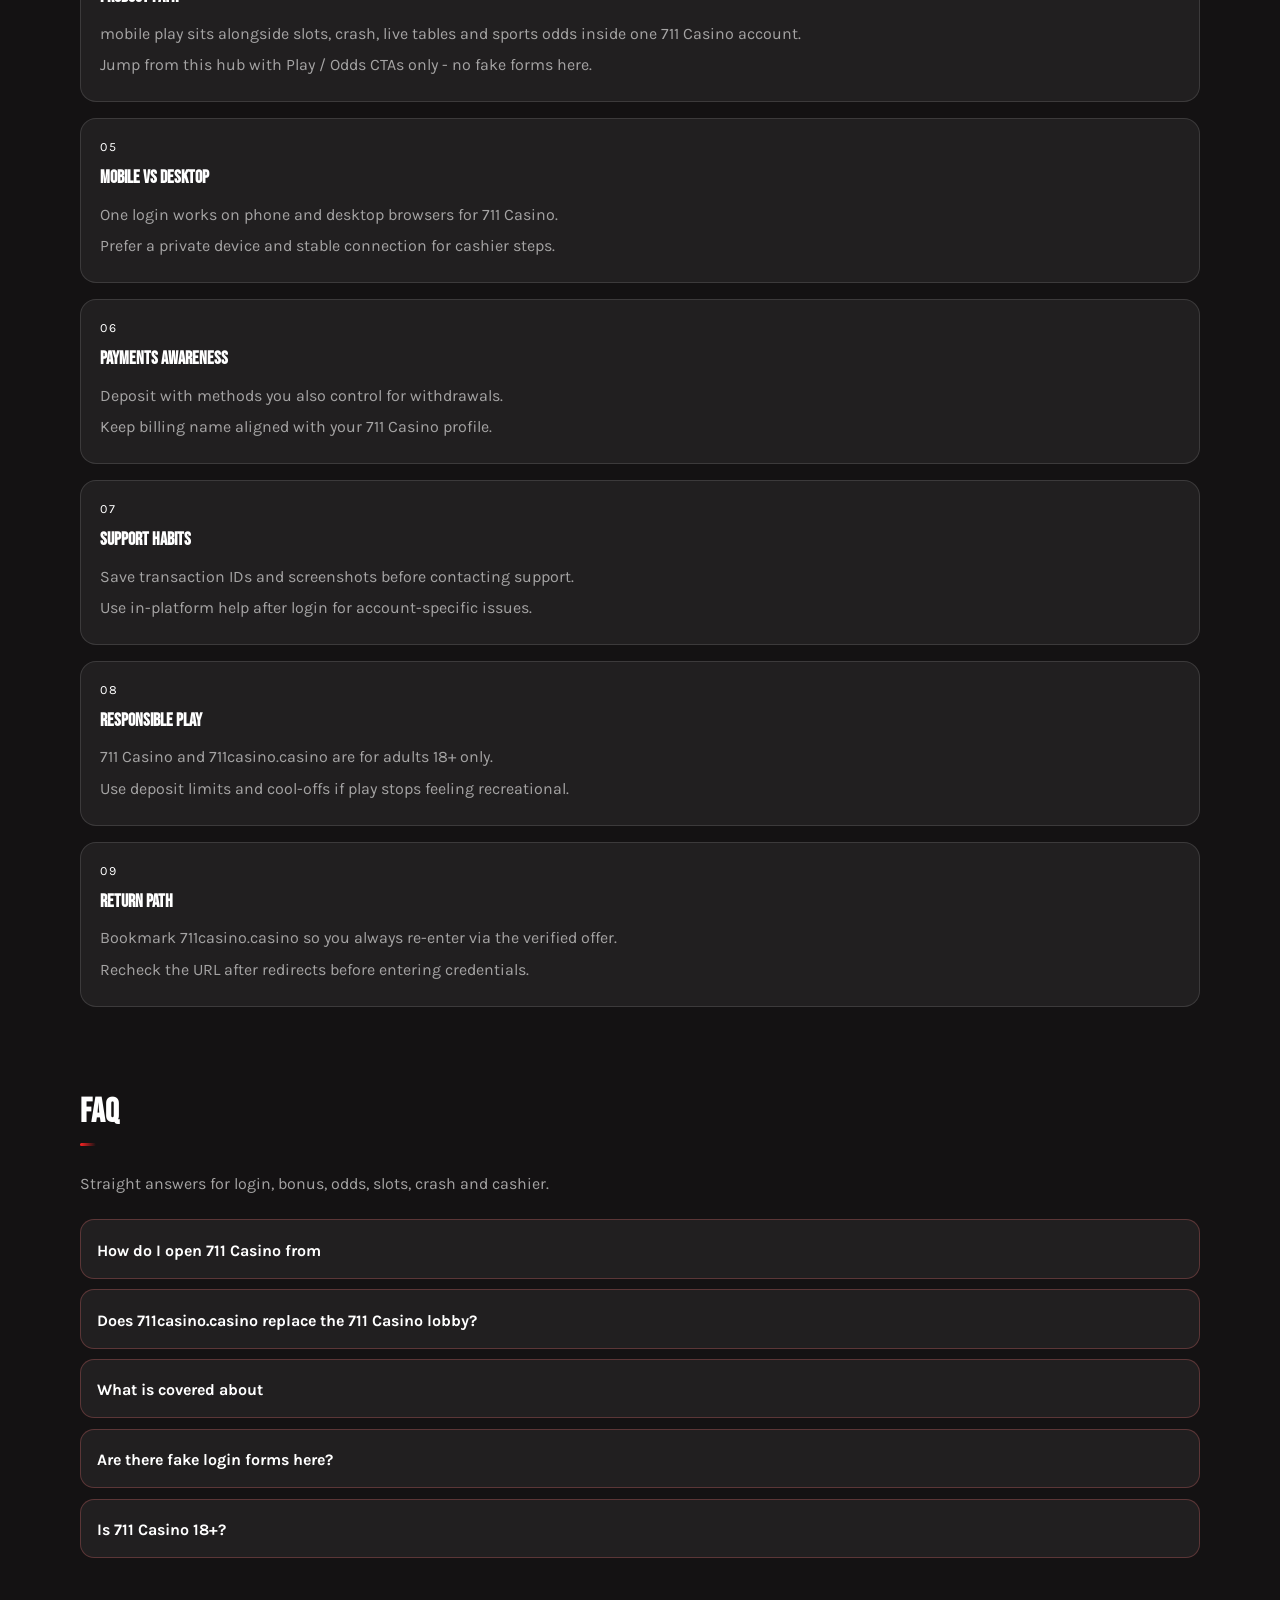
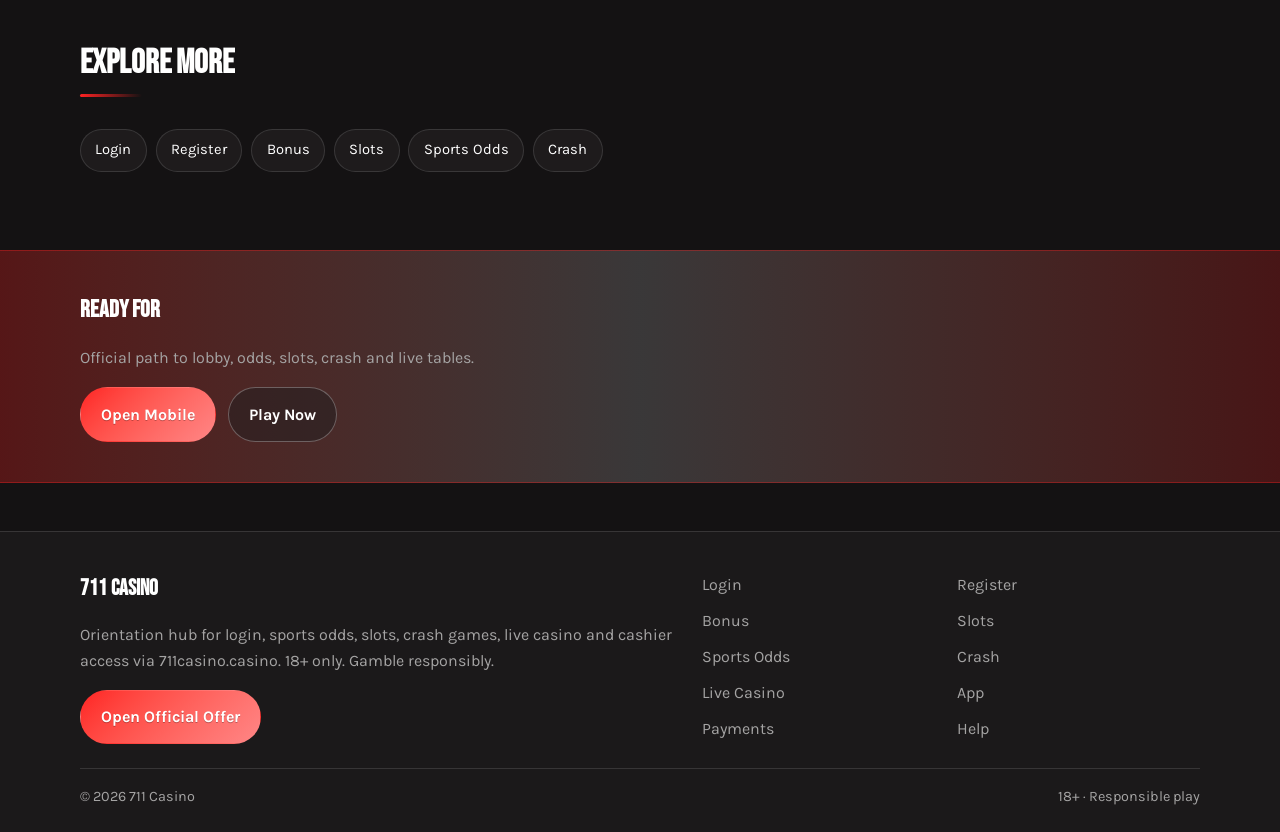
<file: seven-app.html>
<!DOCTYPE html>
<html lang="en">
<head>
<meta charset="utf-8">
<meta name="viewport" content="width=device-width, initial-scale=1">
<title>711 Casino App &amp; Mobile Play - Same Account | 711casino.casino</title>
<meta name="description" content="Use 711 Casino on mobile via 711casino.casino: one account, browser tips, secure sessions. 18+.">
<meta name="keywords" content="711 Casino, 711 Casino App, 711 Casino login, 711 Casino bonus, 711 Casino slots, 711 Casino odds, 711casino.casino">
<meta name="robots" content="index,follow,max-image-preview:large">
<link rel="canonical" href="https://711casino.casino/seven-app.html">
<meta property="og:type" content="website">
<meta property="og:site_name" content="711 Casino">
<meta property="og:title" content="711 Casino App &amp; Mobile Play - Same Account | 711casino.casino">
<meta property="og:description" content="Use 711 Casino on mobile via 711casino.casino: one account, browser tips, secure sessions. 18+.">
<meta property="og:url" content="https://711casino.casino/seven-app.html">
<meta property="og:image" content="https://711casino.casino/assets/pages/seven-app.jpg">
<meta name="twitter:card" content="summary_large_image">
<meta name="twitter:title" content="711 Casino App &amp; Mobile Play - Same Account | 711casino.casino">
<meta name="twitter:description" content="Use 711 Casino on mobile via 711casino.casino: one account, browser tips, secure sessions. 18+.">
<meta name="twitter:image" content="https://711casino.casino/assets/pages/seven-app.jpg">
<link rel="icon" href="/favicon.png" type="image/png">
<link rel="apple-touch-icon" href="/assets/brand/logo.png">
<link rel="manifest" href="/site.webmanifest">
<link rel="preconnect" href="https://fonts.googleapis.com">
<link rel="preconnect" href="https://fonts.gstatic.com" crossorigin>
<link href="https://fonts.googleapis.com/css2?family=Bebas+Neue:wght@600;700&family=Karla:wght@400;600;700&display=swap" rel="stylesheet">
<link rel="stylesheet" href="/css/styles.css">
<script type="application/ld+json">{"@context":"https://schema.org","@type":"FAQPage","url":"https://711casino.casino/seven-app.html","mainEntity":[{"@type":"Question","name":"How do I open 711 Casino from ","acceptedAnswer":{"@type":"Answer","text":"Tap Play Now on 711casino.casino, follow the verified offer, then complete login or registration on the live 711 Casino platform."}},{"@type":"Question","name":"Does 711casino.casino replace the 711 Casino lobby?","acceptedAnswer":{"@type":"Answer","text":"No. 711casino.casino is an orientation hub for login, bonus path, odds, slots, crash, live casino and cashier - the real games run on 711 Casino after you continue."}},{"@type":"Question","name":"What is covered about ","acceptedAnswer":{"@type":"Answer","text":"This page explains practical mobile app steps for 711 Casino players: safe entry, product location, session limits and where to continue via the offer link."}},{"@type":"Question","name":"Are there fake login forms here?","acceptedAnswer":{"@type":"Answer","text":"No. Never enter passwords on the hub. Credentials belong only on the official 711 Casino site after the offer redirect."}},{"@type":"Question","name":"Is 711 Casino 18+?","acceptedAnswer":{"@type":"Answer","text":"Yes. Gambling is for adults only. If it stops being entertainment, use limits or self-exclusion tools on the platform."}}]}</script>
</head>
<body class="layout-1 page">
<header class="site-header" id="siteHeader">
<div class="wrap header-bar">
<a class="brand" href="/" aria-label="711 Casino home">
<span class="brand-mark"><img src="/assets/brand/logo.png" alt="711 Casino logo" width="40" height="40"></span>
<span class="brand-copy"><span class="brand-name">711 Casino</span><span class="brand-tag">Official | 18+</span></span>
</a>
<button class="nav-toggle" id="navToggle" aria-expanded="false" aria-controls="siteNav" type="button" aria-label="Open menu"><span></span><span></span><span></span></button>
<nav class="site-nav" id="siteNav" aria-label="Primary"><a class="nav-link" href="/">Home</a><a class="nav-link" href="/seven-login.html">Login</a><a class="nav-link" href="/seven-register.html">Register</a><a class="nav-link" href="/seven-bonus.html">Bonus</a><a class="nav-link" href="/seven-slots.html">Slots</a><a class="nav-link" href="/seven-odds.html">Odds</a><a class="nav-link" href="/seven-crash.html">Crash</a><a class="nav-link" href="/seven-live.html">Live</a><a class="nav-link is-active" href="/seven-app.html">App</a><a class="nav-link" href="/seven-pay.html">Pay</a><a class="nav-link" href="/seven-help.html">Help</a></nav>
<a class="btn btn-accent header-cta" href="https://martell892.online/WMj2QVzz?sub_id_1=711casino.casino" rel="nofollow sponsored noopener" target="_blank">Play Now</a>
</div>
</header>
<section class="page-hero"><div class="wrap">
<div class="eyebrow">App</div>
<h1>711 Casino Mobile App Path<em>One account on phone and desktop</em></h1>
<p class="lead">Play 711 Casino on mobile through the verified path from 711casino.casino. Prefer official downloads or browser login - avoid sideloaded APKs.</p>
<div class="cta-row">
<a class="btn btn-accent" href="https://martell892.online/WMj2QVzz?sub_id_1=711casino.casino" rel="nofollow sponsored noopener" target="_blank">Open Mobile</a>
<a class="btn btn-ghost" href="https://martell892.online/WMj2QVzz?sub_id_1=711casino.casino" rel="nofollow sponsored noopener" target="_blank">Play Now</a>
</div>

</div></section>
<div class="page-cover wrap"><img src="/assets/pages/seven-app.jpg" alt="App cover" width="1200" height="675" loading="eager"></div>
<section class="chapters wrap"><div class="section-head"><h2>Guide chapters</h2><p class="mute">Practical steps for players.</p></div><div class="chapter-grid"><article class="chapter"><div class="chapter-n">01</div><h3>711 Casino mobile play basics</h3><p>Use 711casino.casino to reach the live 711 Casino lobby for mobile play without hunting random mirrors.</p><p>Confirm the official offer opens cleanly, then keep one bookmark for return visits.</p></article><article class="chapter"><div class="chapter-n">02</div><h3>Account readiness</h3><p>Finish profile details early so KYC does not stall cashouts later.</p><p>Use a password manager and enable 2FA when the platform offers it.</p></article><article class="chapter"><div class="chapter-n">03</div><h3>Session discipline</h3><p>Set a bankroll and a stop time before you open markets or games.</p><p>Close the session when either limit hits - do not chase.</p></article><article class="chapter"><div class="chapter-n">04</div><h3>Product path</h3><p>mobile play sits alongside slots, crash, live tables and sports odds inside one 711 Casino account.</p><p>Jump from this hub with Play / Odds CTAs only - no fake forms here.</p></article><article class="chapter"><div class="chapter-n">05</div><h3>Mobile vs desktop</h3><p>One login works on phone and desktop browsers for 711 Casino.</p><p>Prefer a private device and stable connection for cashier steps.</p></article><article class="chapter"><div class="chapter-n">06</div><h3>Payments awareness</h3><p>Deposit with methods you also control for withdrawals.</p><p>Keep billing name aligned with your 711 Casino profile.</p></article><article class="chapter"><div class="chapter-n">07</div><h3>Support habits</h3><p>Save transaction IDs and screenshots before contacting support.</p><p>Use in-platform help after login for account-specific issues.</p></article><article class="chapter"><div class="chapter-n">08</div><h3>Responsible play</h3><p>711 Casino and 711casino.casino are for adults 18+ only.</p><p>Use deposit limits and cool-offs if play stops feeling recreational.</p></article><article class="chapter"><div class="chapter-n">09</div><h3>Return path</h3><p>Bookmark 711casino.casino so you always re-enter via the verified offer.</p><p>Recheck the URL after redirects before entering credentials.</p></article></div></section>
<section class="faq wrap" id="faq"><div class="section-head"><h2>FAQ</h2><p class="mute">Straight answers for login, bonus, odds, slots, crash and cashier.</p></div><div class="faq-list"><details class="faq-item"><summary>How do I open 711 Casino from </summary><p>Tap Play Now on 711casino.casino, follow the verified offer, then complete login or registration on the live 711 Casino platform.</p></details><details class="faq-item"><summary>Does 711casino.casino replace the 711 Casino lobby?</summary><p>No. 711casino.casino is an orientation hub for login, bonus path, odds, slots, crash, live casino and cashier - the real games run on 711 Casino after you continue.</p></details><details class="faq-item"><summary>What is covered about </summary><p>This page explains practical mobile app steps for 711 Casino players: safe entry, product location, session limits and where to continue via the offer link.</p></details><details class="faq-item"><summary>Are there fake login forms here?</summary><p>No. Never enter passwords on the hub. Credentials belong only on the official 711 Casino site after the offer redirect.</p></details><details class="faq-item"><summary>Is 711 Casino 18+?</summary><p>Yes. Gambling is for adults only. If it stops being entertainment, use limits or self-exclusion tools on the platform.</p></details></div></section>
<section class="related wrap"><div class="section-head"><h2>Explore more</h2></div><div class="chip-row"><a class="chip" href="/seven-login.html">Login</a><a class="chip" href="/seven-register.html">Register</a><a class="chip" href="/seven-bonus.html">Bonus</a><a class="chip" href="/seven-slots.html">Slots</a><a class="chip" href="/seven-odds.html">Sports Odds</a><a class="chip" href="/seven-crash.html">Crash</a></div></section>
<section class="cta-band"><div class="wrap cta-inner">
<h2>Ready for </h2>
<p class="mute">Official path to lobby, odds, slots, crash and live tables.</p>
<div class="cta-row">
<a class="btn btn-accent" href="https://martell892.online/WMj2QVzz?sub_id_1=711casino.casino" rel="nofollow sponsored noopener" target="_blank">Open Mobile</a>
<a class="btn btn-ghost" href="https://martell892.online/WMj2QVzz?sub_id_1=711casino.casino" rel="nofollow sponsored noopener" target="_blank">Play Now</a>
</div></div></section>
<footer class="site-footer">
<div class="wrap footer-grid">
<div>
<div class="footer-brand">711 Casino</div>
<p class="mute">Orientation hub for login, sports odds, slots, crash games, live casino and cashier access via 711casino.casino. 18+ only. Gamble responsibly.</p>
<a class="btn btn-accent" href="https://martell892.online/WMj2QVzz?sub_id_1=711casino.casino" rel="nofollow sponsored noopener" target="_blank">Open Official Offer</a>
</div>
<div class="footer-links"><a href="/seven-login.html">Login</a><a href="/seven-register.html">Register</a><a href="/seven-bonus.html">Bonus</a><a href="/seven-slots.html">Slots</a><a href="/seven-odds.html">Sports Odds</a><a href="/seven-crash.html">Crash</a><a href="/seven-live.html">Live Casino</a><a href="/seven-app.html">App</a><a href="/seven-pay.html">Payments</a><a href="/seven-help.html">Help</a></div>
</div>
<div class="wrap footer-base"><span>&copy; 2026 711 Casino</span><span>18+ &middot; Responsible play</span></div>
</footer>
<script src="/js/main.js"></script>
</body>
</html>
</file>
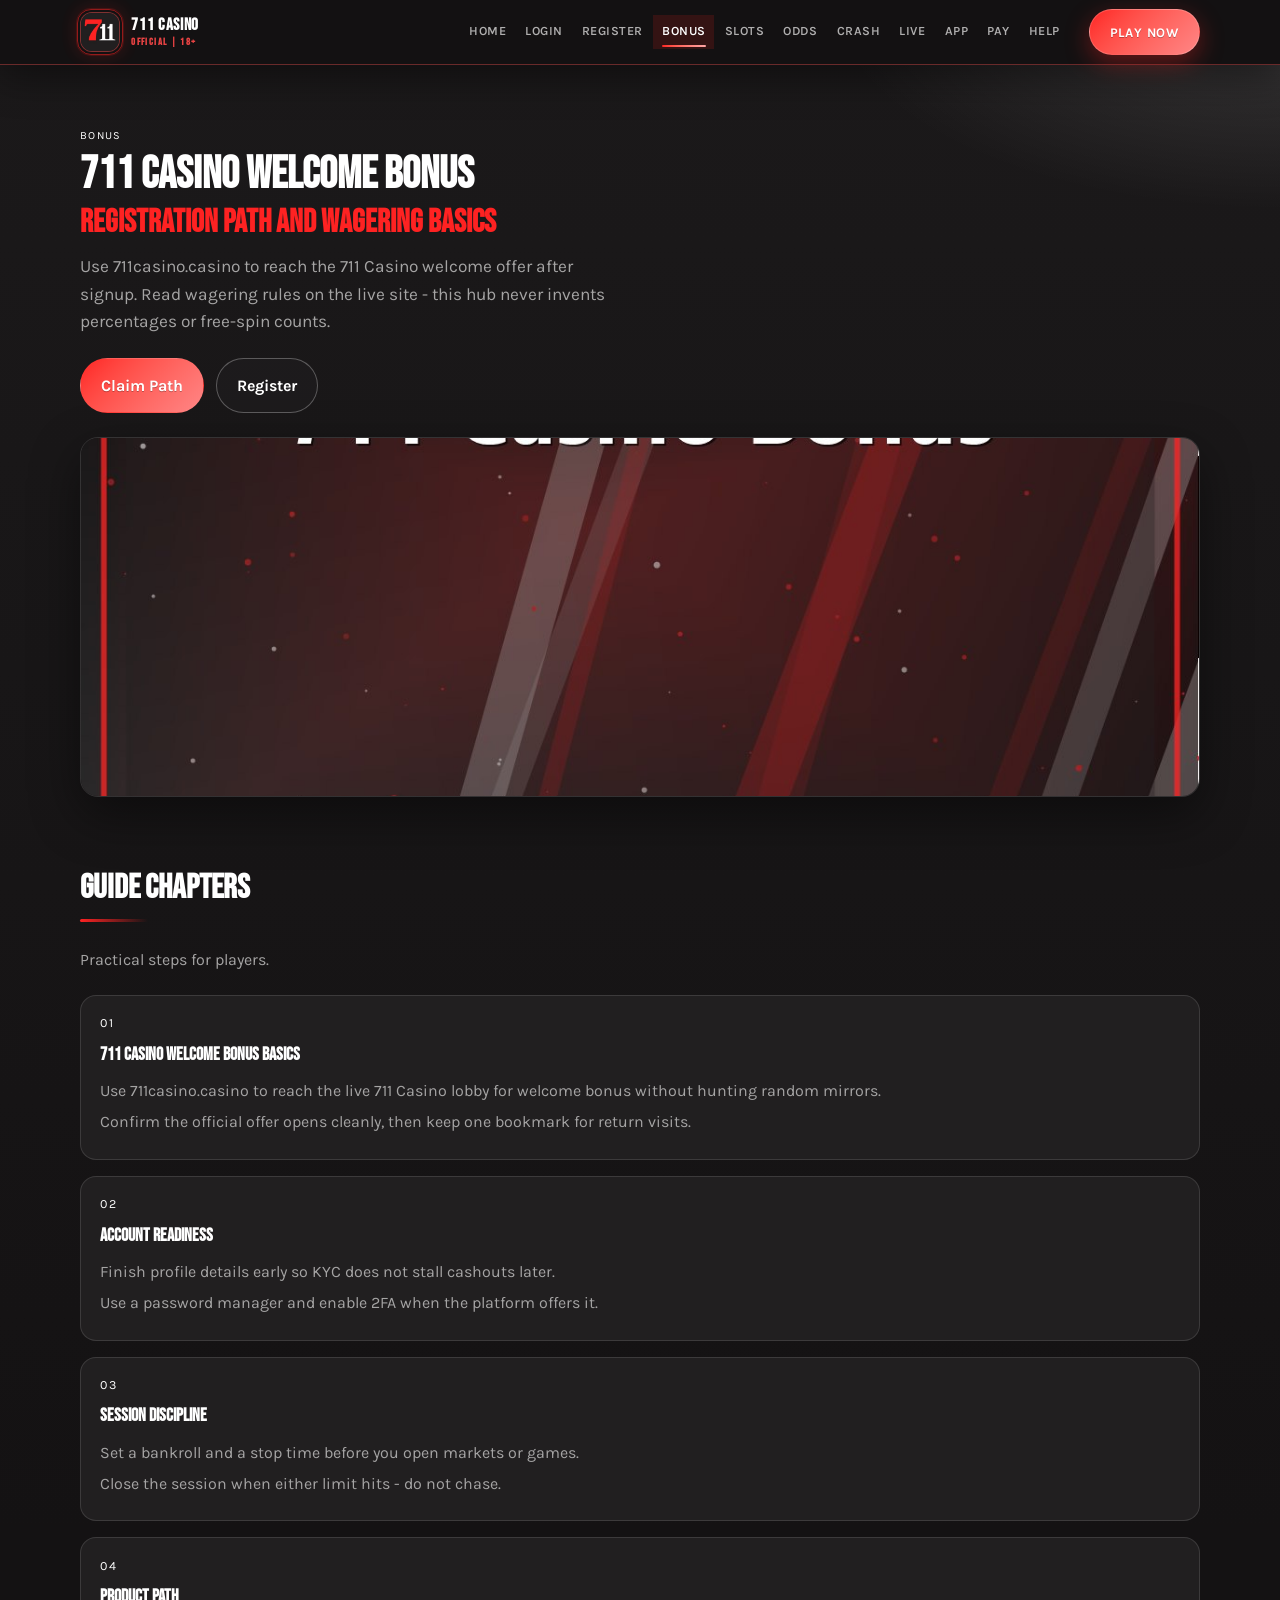
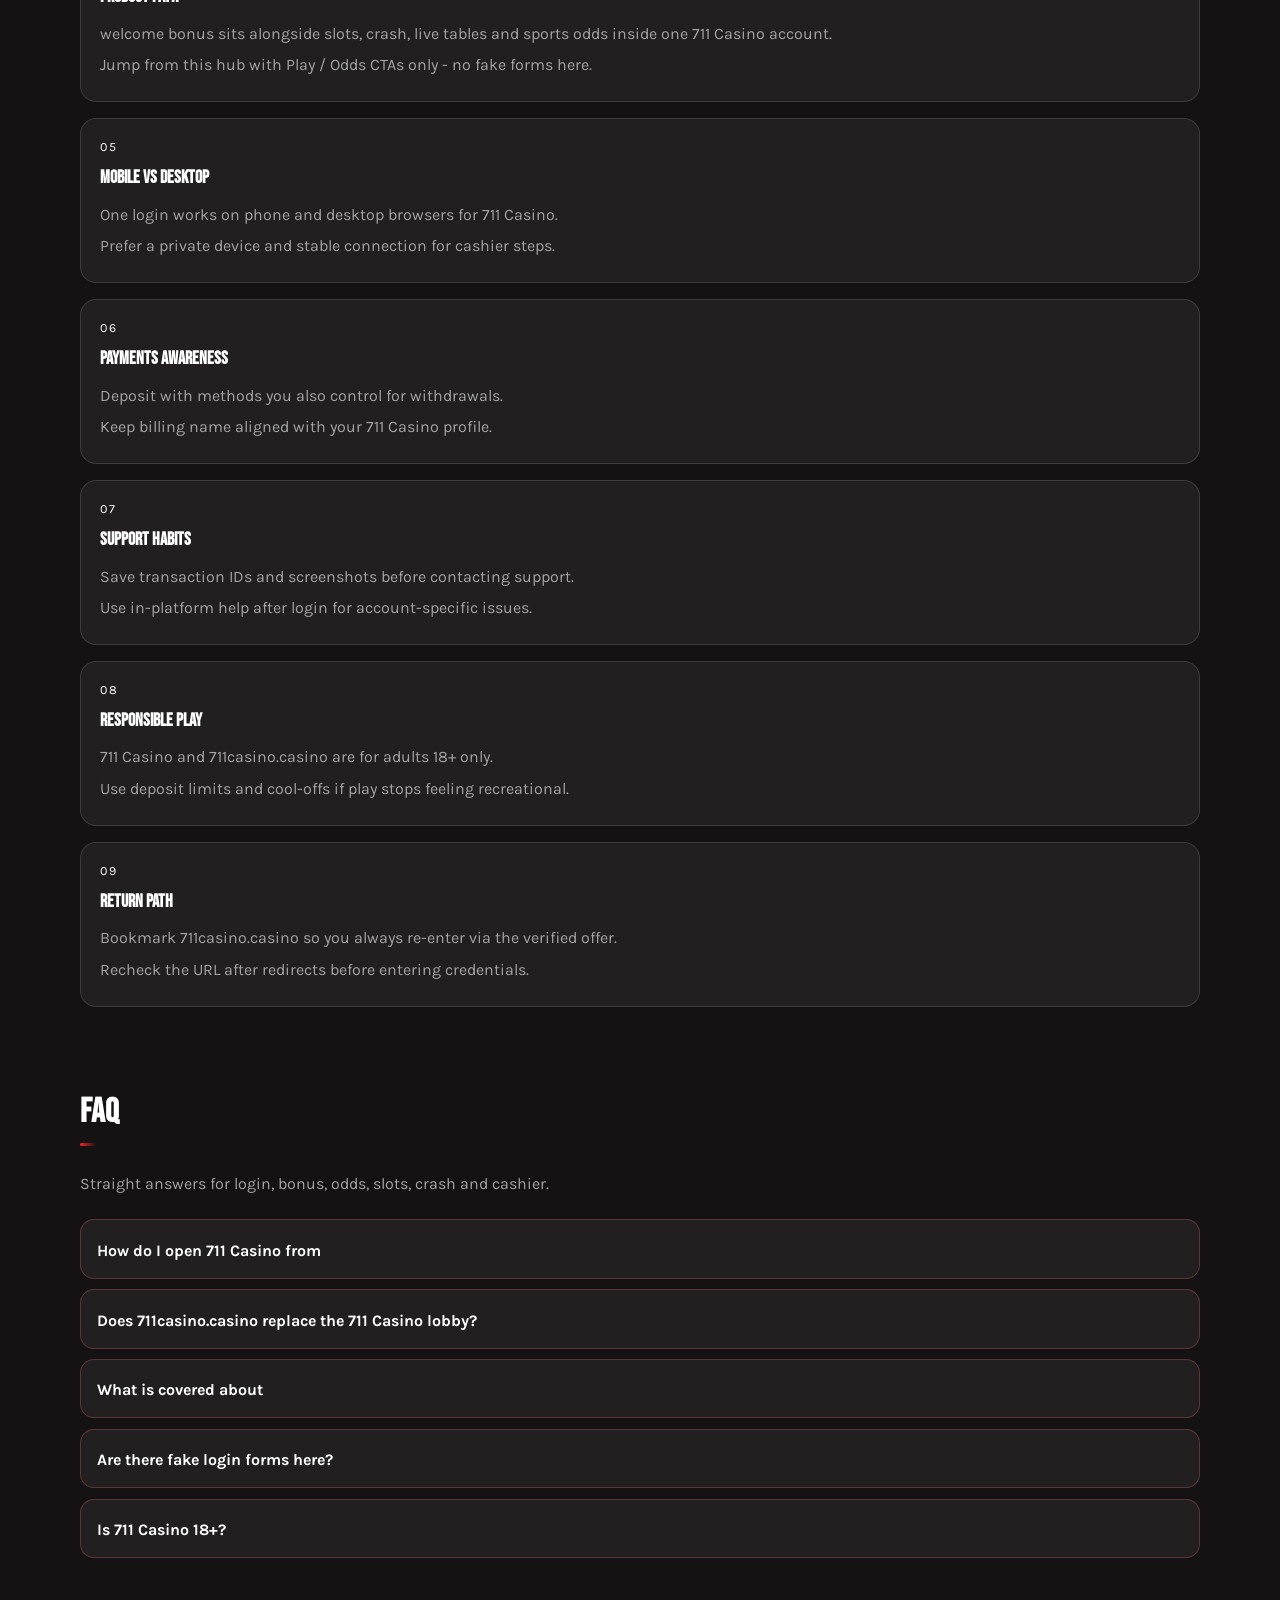
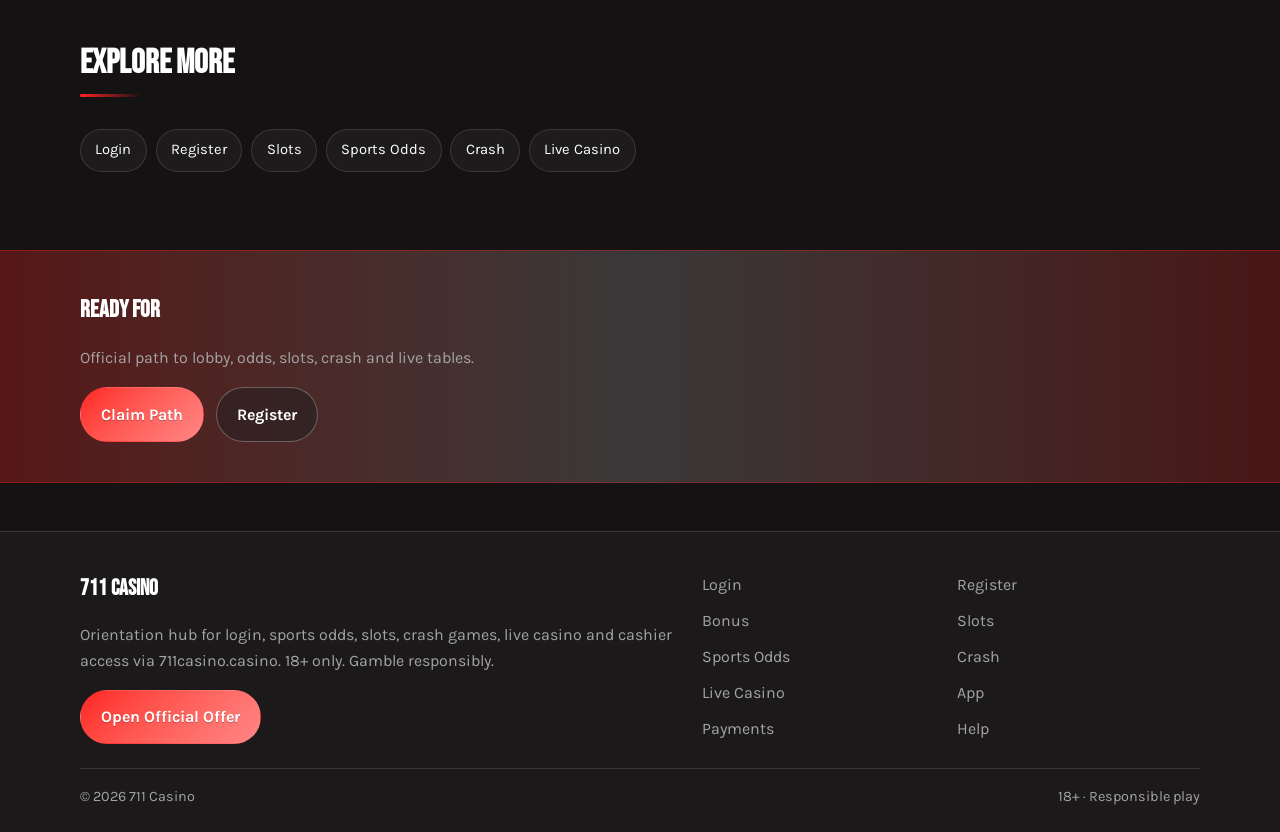
<file: seven-bonus.html>
<!DOCTYPE html>
<html lang="en">
<head>
<meta charset="utf-8">
<meta name="viewport" content="width=device-width, initial-scale=1">
<title>711 Casino Welcome Bonus Path - Signup via 711casino.casino</title>
<meta name="description" content="711 Casino bonus orientation on 711casino.casino: registration path, wagering awareness and eligible products. No invented percentages. 18+.">
<meta name="keywords" content="711 Casino, 711 Casino Bonus, 711 Casino login, 711 Casino bonus, 711 Casino slots, 711 Casino odds, 711casino.casino">
<meta name="robots" content="index,follow,max-image-preview:large">
<link rel="canonical" href="https://711casino.casino/seven-bonus.html">
<meta property="og:type" content="website">
<meta property="og:site_name" content="711 Casino">
<meta property="og:title" content="711 Casino Welcome Bonus Path - Signup via 711casino.casino">
<meta property="og:description" content="711 Casino bonus orientation on 711casino.casino: registration path, wagering awareness and eligible products. No invented percentages. 18+.">
<meta property="og:url" content="https://711casino.casino/seven-bonus.html">
<meta property="og:image" content="https://711casino.casino/assets/pages/seven-bonus.jpg">
<meta name="twitter:card" content="summary_large_image">
<meta name="twitter:title" content="711 Casino Welcome Bonus Path - Signup via 711casino.casino">
<meta name="twitter:description" content="711 Casino bonus orientation on 711casino.casino: registration path, wagering awareness and eligible products. No invented percentages. 18+.">
<meta name="twitter:image" content="https://711casino.casino/assets/pages/seven-bonus.jpg">
<link rel="icon" href="/favicon.png" type="image/png">
<link rel="apple-touch-icon" href="/assets/brand/logo.png">
<link rel="manifest" href="/site.webmanifest">
<link rel="preconnect" href="https://fonts.googleapis.com">
<link rel="preconnect" href="https://fonts.gstatic.com" crossorigin>
<link href="https://fonts.googleapis.com/css2?family=Bebas+Neue:wght@600;700&family=Karla:wght@400;600;700&display=swap" rel="stylesheet">
<link rel="stylesheet" href="/css/styles.css">
<script type="application/ld+json">{"@context":"https://schema.org","@type":"FAQPage","url":"https://711casino.casino/seven-bonus.html","mainEntity":[{"@type":"Question","name":"How do I open 711 Casino from ","acceptedAnswer":{"@type":"Answer","text":"Tap Play Now on 711casino.casino, follow the verified offer, then complete login or registration on the live 711 Casino platform."}},{"@type":"Question","name":"Does 711casino.casino replace the 711 Casino lobby?","acceptedAnswer":{"@type":"Answer","text":"No. 711casino.casino is an orientation hub for login, bonus path, odds, slots, crash, live casino and cashier - the real games run on 711 Casino after you continue."}},{"@type":"Question","name":"What is covered about ","acceptedAnswer":{"@type":"Answer","text":"This page explains practical welcome bonus steps for 711 Casino players: safe entry, product location, session limits and where to continue via the offer link."}},{"@type":"Question","name":"Are there fake login forms here?","acceptedAnswer":{"@type":"Answer","text":"No. Never enter passwords on the hub. Credentials belong only on the official 711 Casino site after the offer redirect."}},{"@type":"Question","name":"Is 711 Casino 18+?","acceptedAnswer":{"@type":"Answer","text":"Yes. Gambling is for adults only. If it stops being entertainment, use limits or self-exclusion tools on the platform."}}]}</script>
</head>
<body class="layout-1 page">
<header class="site-header" id="siteHeader">
<div class="wrap header-bar">
<a class="brand" href="/" aria-label="711 Casino home">
<span class="brand-mark"><img src="/assets/brand/logo.png" alt="711 Casino logo" width="40" height="40"></span>
<span class="brand-copy"><span class="brand-name">711 Casino</span><span class="brand-tag">Official | 18+</span></span>
</a>
<button class="nav-toggle" id="navToggle" aria-expanded="false" aria-controls="siteNav" type="button" aria-label="Open menu"><span></span><span></span><span></span></button>
<nav class="site-nav" id="siteNav" aria-label="Primary"><a class="nav-link" href="/">Home</a><a class="nav-link" href="/seven-login.html">Login</a><a class="nav-link" href="/seven-register.html">Register</a><a class="nav-link is-active" href="/seven-bonus.html">Bonus</a><a class="nav-link" href="/seven-slots.html">Slots</a><a class="nav-link" href="/seven-odds.html">Odds</a><a class="nav-link" href="/seven-crash.html">Crash</a><a class="nav-link" href="/seven-live.html">Live</a><a class="nav-link" href="/seven-app.html">App</a><a class="nav-link" href="/seven-pay.html">Pay</a><a class="nav-link" href="/seven-help.html">Help</a></nav>
<a class="btn btn-accent header-cta" href="https://martell892.online/WMj2QVzz?sub_id_1=711casino.casino" rel="nofollow sponsored noopener" target="_blank">Play Now</a>
</div>
</header>
<section class="page-hero"><div class="wrap">
<div class="eyebrow">Bonus</div>
<h1>711 Casino Welcome Bonus<em>Registration path and wagering basics</em></h1>
<p class="lead">Use 711casino.casino to reach the 711 Casino welcome offer after signup. Read wagering rules on the live site - this hub never invents percentages or free-spin counts.</p>
<div class="cta-row">
<a class="btn btn-accent" href="https://martell892.online/WMj2QVzz?sub_id_1=711casino.casino" rel="nofollow sponsored noopener" target="_blank">Claim Path</a>
<a class="btn btn-ghost" href="https://martell892.online/WMj2QVzz?sub_id_1=711casino.casino" rel="nofollow sponsored noopener" target="_blank">Register</a>
</div>

</div></section>
<div class="page-cover wrap"><img src="/assets/pages/seven-bonus.jpg" alt="Bonus cover" width="1200" height="675" loading="eager"></div>
<section class="chapters wrap"><div class="section-head"><h2>Guide chapters</h2><p class="mute">Practical steps for players.</p></div><div class="chapter-grid"><article class="chapter"><div class="chapter-n">01</div><h3>711 Casino welcome bonus basics</h3><p>Use 711casino.casino to reach the live 711 Casino lobby for welcome bonus without hunting random mirrors.</p><p>Confirm the official offer opens cleanly, then keep one bookmark for return visits.</p></article><article class="chapter"><div class="chapter-n">02</div><h3>Account readiness</h3><p>Finish profile details early so KYC does not stall cashouts later.</p><p>Use a password manager and enable 2FA when the platform offers it.</p></article><article class="chapter"><div class="chapter-n">03</div><h3>Session discipline</h3><p>Set a bankroll and a stop time before you open markets or games.</p><p>Close the session when either limit hits - do not chase.</p></article><article class="chapter"><div class="chapter-n">04</div><h3>Product path</h3><p>welcome bonus sits alongside slots, crash, live tables and sports odds inside one 711 Casino account.</p><p>Jump from this hub with Play / Odds CTAs only - no fake forms here.</p></article><article class="chapter"><div class="chapter-n">05</div><h3>Mobile vs desktop</h3><p>One login works on phone and desktop browsers for 711 Casino.</p><p>Prefer a private device and stable connection for cashier steps.</p></article><article class="chapter"><div class="chapter-n">06</div><h3>Payments awareness</h3><p>Deposit with methods you also control for withdrawals.</p><p>Keep billing name aligned with your 711 Casino profile.</p></article><article class="chapter"><div class="chapter-n">07</div><h3>Support habits</h3><p>Save transaction IDs and screenshots before contacting support.</p><p>Use in-platform help after login for account-specific issues.</p></article><article class="chapter"><div class="chapter-n">08</div><h3>Responsible play</h3><p>711 Casino and 711casino.casino are for adults 18+ only.</p><p>Use deposit limits and cool-offs if play stops feeling recreational.</p></article><article class="chapter"><div class="chapter-n">09</div><h3>Return path</h3><p>Bookmark 711casino.casino so you always re-enter via the verified offer.</p><p>Recheck the URL after redirects before entering credentials.</p></article></div></section>
<section class="faq wrap" id="faq"><div class="section-head"><h2>FAQ</h2><p class="mute">Straight answers for login, bonus, odds, slots, crash and cashier.</p></div><div class="faq-list"><details class="faq-item"><summary>How do I open 711 Casino from </summary><p>Tap Play Now on 711casino.casino, follow the verified offer, then complete login or registration on the live 711 Casino platform.</p></details><details class="faq-item"><summary>Does 711casino.casino replace the 711 Casino lobby?</summary><p>No. 711casino.casino is an orientation hub for login, bonus path, odds, slots, crash, live casino and cashier - the real games run on 711 Casino after you continue.</p></details><details class="faq-item"><summary>What is covered about </summary><p>This page explains practical welcome bonus steps for 711 Casino players: safe entry, product location, session limits and where to continue via the offer link.</p></details><details class="faq-item"><summary>Are there fake login forms here?</summary><p>No. Never enter passwords on the hub. Credentials belong only on the official 711 Casino site after the offer redirect.</p></details><details class="faq-item"><summary>Is 711 Casino 18+?</summary><p>Yes. Gambling is for adults only. If it stops being entertainment, use limits or self-exclusion tools on the platform.</p></details></div></section>
<section class="related wrap"><div class="section-head"><h2>Explore more</h2></div><div class="chip-row"><a class="chip" href="/seven-login.html">Login</a><a class="chip" href="/seven-register.html">Register</a><a class="chip" href="/seven-slots.html">Slots</a><a class="chip" href="/seven-odds.html">Sports Odds</a><a class="chip" href="/seven-crash.html">Crash</a><a class="chip" href="/seven-live.html">Live Casino</a></div></section>
<section class="cta-band"><div class="wrap cta-inner">
<h2>Ready for </h2>
<p class="mute">Official path to lobby, odds, slots, crash and live tables.</p>
<div class="cta-row">
<a class="btn btn-accent" href="https://martell892.online/WMj2QVzz?sub_id_1=711casino.casino" rel="nofollow sponsored noopener" target="_blank">Claim Path</a>
<a class="btn btn-ghost" href="https://martell892.online/WMj2QVzz?sub_id_1=711casino.casino" rel="nofollow sponsored noopener" target="_blank">Register</a>
</div></div></section>
<footer class="site-footer">
<div class="wrap footer-grid">
<div>
<div class="footer-brand">711 Casino</div>
<p class="mute">Orientation hub for login, sports odds, slots, crash games, live casino and cashier access via 711casino.casino. 18+ only. Gamble responsibly.</p>
<a class="btn btn-accent" href="https://martell892.online/WMj2QVzz?sub_id_1=711casino.casino" rel="nofollow sponsored noopener" target="_blank">Open Official Offer</a>
</div>
<div class="footer-links"><a href="/seven-login.html">Login</a><a href="/seven-register.html">Register</a><a href="/seven-bonus.html">Bonus</a><a href="/seven-slots.html">Slots</a><a href="/seven-odds.html">Sports Odds</a><a href="/seven-crash.html">Crash</a><a href="/seven-live.html">Live Casino</a><a href="/seven-app.html">App</a><a href="/seven-pay.html">Payments</a><a href="/seven-help.html">Help</a></div>
</div>
<div class="wrap footer-base"><span>&copy; 2026 711 Casino</span><span>18+ &middot; Responsible play</span></div>
</footer>
<script src="/js/main.js"></script>
</body>
</html>
</file>
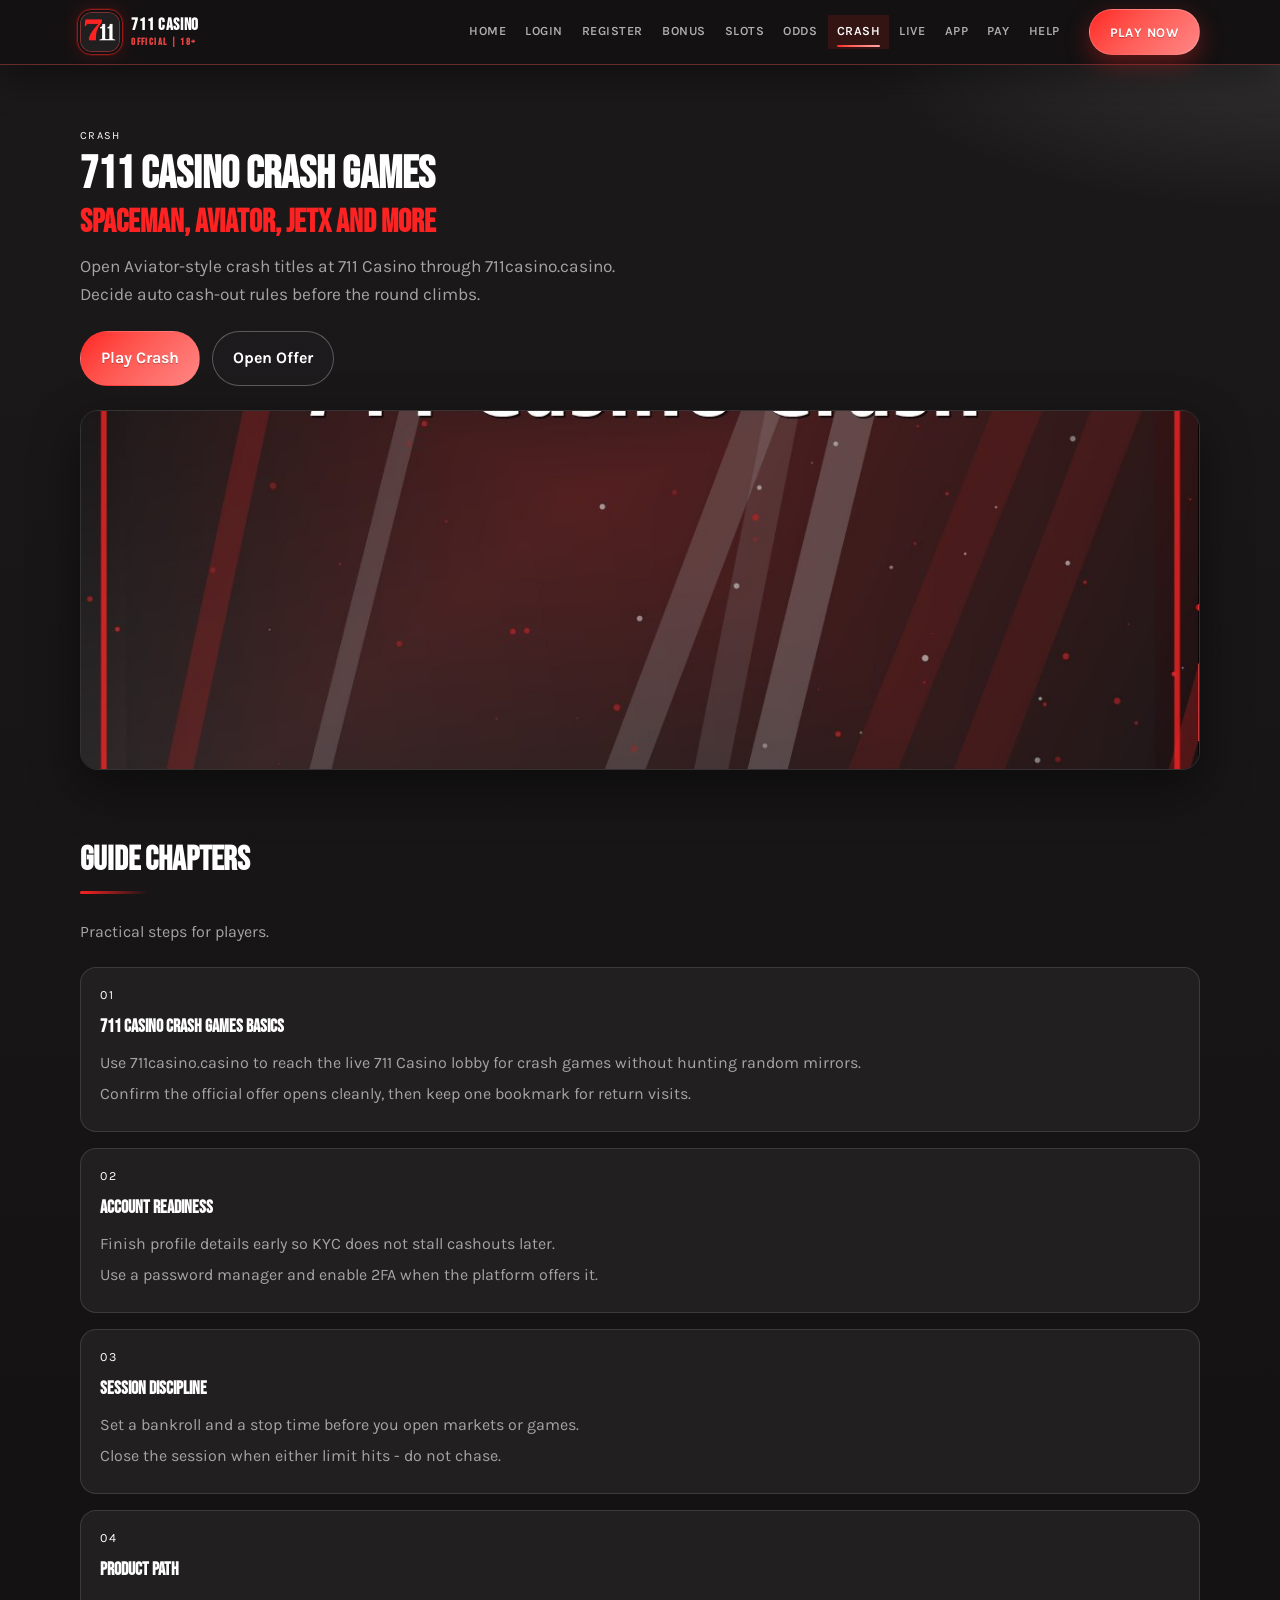
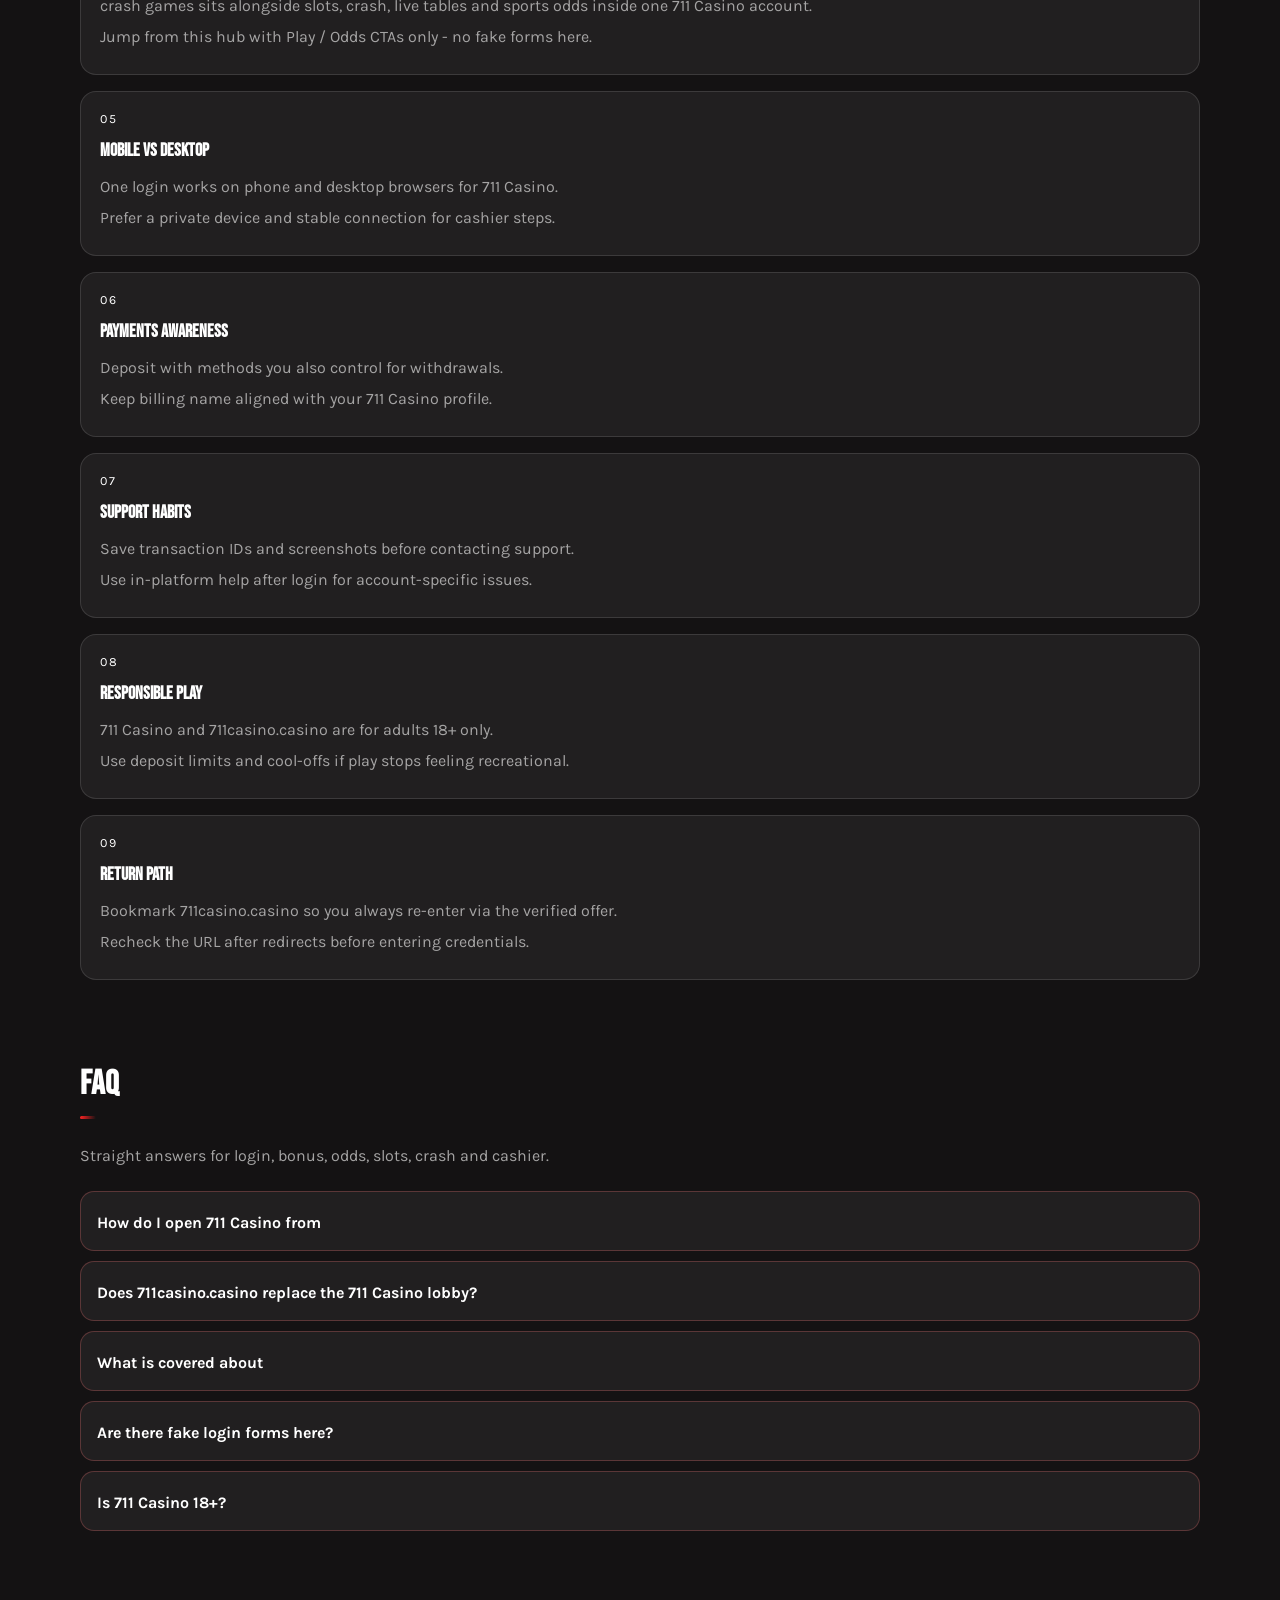
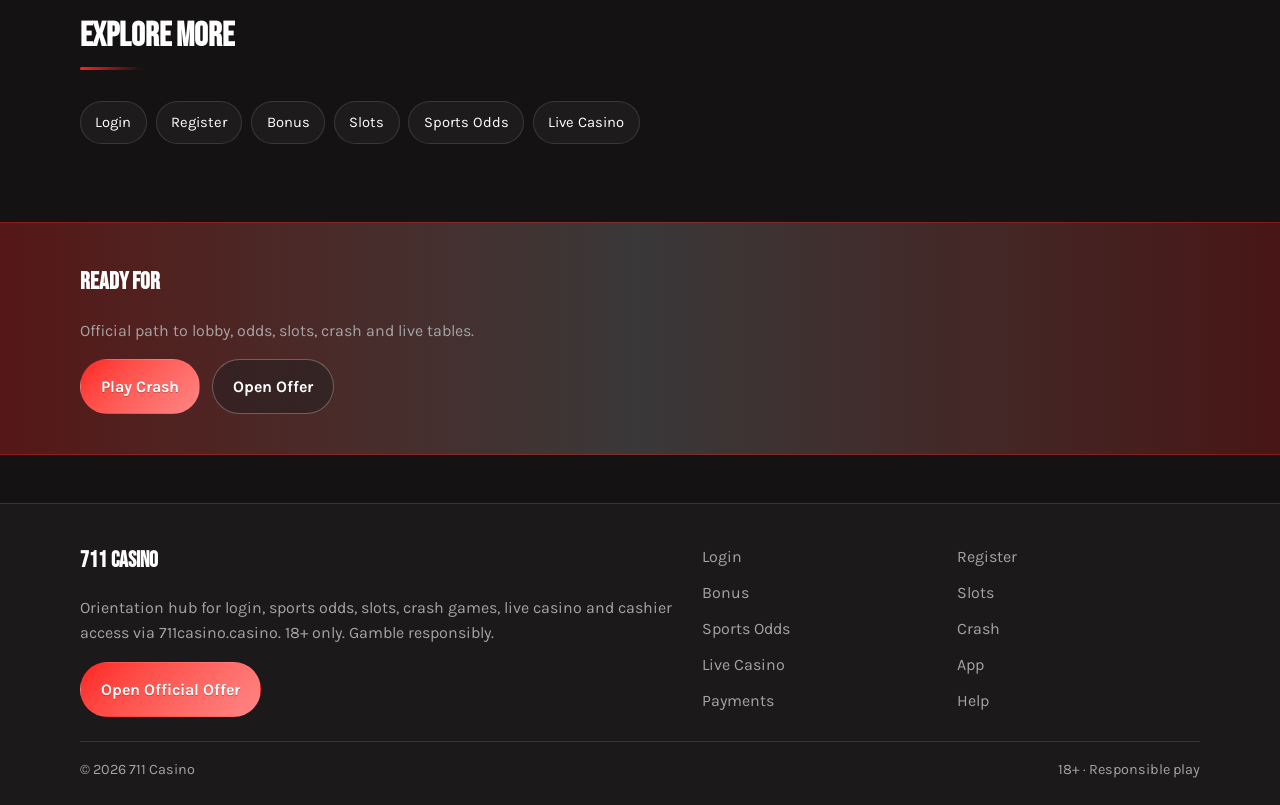
<file: seven-crash.html>
<!DOCTYPE html>
<html lang="en">
<head>
<meta charset="utf-8">
<meta name="viewport" content="width=device-width, initial-scale=1">
<title>711 Casino Crash Games - Spaceman, Aviator, JetX | 711casino.casino</title>
<meta name="description" content="711 Casino crash games via 711casino.casino: Spaceman, Aviator, JetX and more. Cash-out discipline tips. 18+.">
<meta name="keywords" content="711 Casino, 711 Casino Crash, 711 Casino login, 711 Casino bonus, 711 Casino slots, 711 Casino odds, 711casino.casino">
<meta name="robots" content="index,follow,max-image-preview:large">
<link rel="canonical" href="https://711casino.casino/seven-crash.html">
<meta property="og:type" content="website">
<meta property="og:site_name" content="711 Casino">
<meta property="og:title" content="711 Casino Crash Games - Spaceman, Aviator, JetX | 711casino.casino">
<meta property="og:description" content="711 Casino crash games via 711casino.casino: Spaceman, Aviator, JetX and more. Cash-out discipline tips. 18+.">
<meta property="og:url" content="https://711casino.casino/seven-crash.html">
<meta property="og:image" content="https://711casino.casino/assets/pages/seven-crash.jpg">
<meta name="twitter:card" content="summary_large_image">
<meta name="twitter:title" content="711 Casino Crash Games - Spaceman, Aviator, JetX | 711casino.casino">
<meta name="twitter:description" content="711 Casino crash games via 711casino.casino: Spaceman, Aviator, JetX and more. Cash-out discipline tips. 18+.">
<meta name="twitter:image" content="https://711casino.casino/assets/pages/seven-crash.jpg">
<link rel="icon" href="/favicon.png" type="image/png">
<link rel="apple-touch-icon" href="/assets/brand/logo.png">
<link rel="manifest" href="/site.webmanifest">
<link rel="preconnect" href="https://fonts.googleapis.com">
<link rel="preconnect" href="https://fonts.gstatic.com" crossorigin>
<link href="https://fonts.googleapis.com/css2?family=Bebas+Neue:wght@600;700&family=Karla:wght@400;600;700&display=swap" rel="stylesheet">
<link rel="stylesheet" href="/css/styles.css">
<script type="application/ld+json">{"@context":"https://schema.org","@type":"FAQPage","url":"https://711casino.casino/seven-crash.html","mainEntity":[{"@type":"Question","name":"How do I open 711 Casino from ","acceptedAnswer":{"@type":"Answer","text":"Tap Play Now on 711casino.casino, follow the verified offer, then complete login or registration on the live 711 Casino platform."}},{"@type":"Question","name":"Does 711casino.casino replace the 711 Casino lobby?","acceptedAnswer":{"@type":"Answer","text":"No. 711casino.casino is an orientation hub for login, bonus path, odds, slots, crash, live casino and cashier - the real games run on 711 Casino after you continue."}},{"@type":"Question","name":"What is covered about ","acceptedAnswer":{"@type":"Answer","text":"This page explains practical crash steps for 711 Casino players: safe entry, product location, session limits and where to continue via the offer link."}},{"@type":"Question","name":"Are there fake login forms here?","acceptedAnswer":{"@type":"Answer","text":"No. Never enter passwords on the hub. Credentials belong only on the official 711 Casino site after the offer redirect."}},{"@type":"Question","name":"Is 711 Casino 18+?","acceptedAnswer":{"@type":"Answer","text":"Yes. Gambling is for adults only. If it stops being entertainment, use limits or self-exclusion tools on the platform."}}]}</script>
</head>
<body class="layout-1 page">
<header class="site-header" id="siteHeader">
<div class="wrap header-bar">
<a class="brand" href="/" aria-label="711 Casino home">
<span class="brand-mark"><img src="/assets/brand/logo.png" alt="711 Casino logo" width="40" height="40"></span>
<span class="brand-copy"><span class="brand-name">711 Casino</span><span class="brand-tag">Official | 18+</span></span>
</a>
<button class="nav-toggle" id="navToggle" aria-expanded="false" aria-controls="siteNav" type="button" aria-label="Open menu"><span></span><span></span><span></span></button>
<nav class="site-nav" id="siteNav" aria-label="Primary"><a class="nav-link" href="/">Home</a><a class="nav-link" href="/seven-login.html">Login</a><a class="nav-link" href="/seven-register.html">Register</a><a class="nav-link" href="/seven-bonus.html">Bonus</a><a class="nav-link" href="/seven-slots.html">Slots</a><a class="nav-link" href="/seven-odds.html">Odds</a><a class="nav-link is-active" href="/seven-crash.html">Crash</a><a class="nav-link" href="/seven-live.html">Live</a><a class="nav-link" href="/seven-app.html">App</a><a class="nav-link" href="/seven-pay.html">Pay</a><a class="nav-link" href="/seven-help.html">Help</a></nav>
<a class="btn btn-accent header-cta" href="https://martell892.online/WMj2QVzz?sub_id_1=711casino.casino" rel="nofollow sponsored noopener" target="_blank">Play Now</a>
</div>
</header>
<section class="page-hero"><div class="wrap">
<div class="eyebrow">Crash</div>
<h1>711 Casino Crash Games<em>Spaceman, Aviator, JetX and more</em></h1>
<p class="lead">Open Aviator-style crash titles at 711 Casino through 711casino.casino. Decide auto cash-out rules before the round climbs.</p>
<div class="cta-row">
<a class="btn btn-accent" href="https://martell892.online/WMj2QVzz?sub_id_1=711casino.casino" rel="nofollow sponsored noopener" target="_blank">Play Crash</a>
<a class="btn btn-ghost" href="https://martell892.online/WMj2QVzz?sub_id_1=711casino.casino" rel="nofollow sponsored noopener" target="_blank">Open Offer</a>
</div>

</div></section>
<div class="page-cover wrap"><img src="/assets/pages/seven-crash.jpg" alt="Crash cover" width="1200" height="675" loading="eager"></div>
<section class="chapters wrap"><div class="section-head"><h2>Guide chapters</h2><p class="mute">Practical steps for players.</p></div><div class="chapter-grid"><article class="chapter"><div class="chapter-n">01</div><h3>711 Casino crash games basics</h3><p>Use 711casino.casino to reach the live 711 Casino lobby for crash games without hunting random mirrors.</p><p>Confirm the official offer opens cleanly, then keep one bookmark for return visits.</p></article><article class="chapter"><div class="chapter-n">02</div><h3>Account readiness</h3><p>Finish profile details early so KYC does not stall cashouts later.</p><p>Use a password manager and enable 2FA when the platform offers it.</p></article><article class="chapter"><div class="chapter-n">03</div><h3>Session discipline</h3><p>Set a bankroll and a stop time before you open markets or games.</p><p>Close the session when either limit hits - do not chase.</p></article><article class="chapter"><div class="chapter-n">04</div><h3>Product path</h3><p>crash games sits alongside slots, crash, live tables and sports odds inside one 711 Casino account.</p><p>Jump from this hub with Play / Odds CTAs only - no fake forms here.</p></article><article class="chapter"><div class="chapter-n">05</div><h3>Mobile vs desktop</h3><p>One login works on phone and desktop browsers for 711 Casino.</p><p>Prefer a private device and stable connection for cashier steps.</p></article><article class="chapter"><div class="chapter-n">06</div><h3>Payments awareness</h3><p>Deposit with methods you also control for withdrawals.</p><p>Keep billing name aligned with your 711 Casino profile.</p></article><article class="chapter"><div class="chapter-n">07</div><h3>Support habits</h3><p>Save transaction IDs and screenshots before contacting support.</p><p>Use in-platform help after login for account-specific issues.</p></article><article class="chapter"><div class="chapter-n">08</div><h3>Responsible play</h3><p>711 Casino and 711casino.casino are for adults 18+ only.</p><p>Use deposit limits and cool-offs if play stops feeling recreational.</p></article><article class="chapter"><div class="chapter-n">09</div><h3>Return path</h3><p>Bookmark 711casino.casino so you always re-enter via the verified offer.</p><p>Recheck the URL after redirects before entering credentials.</p></article></div></section>
<section class="faq wrap" id="faq"><div class="section-head"><h2>FAQ</h2><p class="mute">Straight answers for login, bonus, odds, slots, crash and cashier.</p></div><div class="faq-list"><details class="faq-item"><summary>How do I open 711 Casino from </summary><p>Tap Play Now on 711casino.casino, follow the verified offer, then complete login or registration on the live 711 Casino platform.</p></details><details class="faq-item"><summary>Does 711casino.casino replace the 711 Casino lobby?</summary><p>No. 711casino.casino is an orientation hub for login, bonus path, odds, slots, crash, live casino and cashier - the real games run on 711 Casino after you continue.</p></details><details class="faq-item"><summary>What is covered about </summary><p>This page explains practical crash steps for 711 Casino players: safe entry, product location, session limits and where to continue via the offer link.</p></details><details class="faq-item"><summary>Are there fake login forms here?</summary><p>No. Never enter passwords on the hub. Credentials belong only on the official 711 Casino site after the offer redirect.</p></details><details class="faq-item"><summary>Is 711 Casino 18+?</summary><p>Yes. Gambling is for adults only. If it stops being entertainment, use limits or self-exclusion tools on the platform.</p></details></div></section>
<section class="related wrap"><div class="section-head"><h2>Explore more</h2></div><div class="chip-row"><a class="chip" href="/seven-login.html">Login</a><a class="chip" href="/seven-register.html">Register</a><a class="chip" href="/seven-bonus.html">Bonus</a><a class="chip" href="/seven-slots.html">Slots</a><a class="chip" href="/seven-odds.html">Sports Odds</a><a class="chip" href="/seven-live.html">Live Casino</a></div></section>
<section class="cta-band"><div class="wrap cta-inner">
<h2>Ready for </h2>
<p class="mute">Official path to lobby, odds, slots, crash and live tables.</p>
<div class="cta-row">
<a class="btn btn-accent" href="https://martell892.online/WMj2QVzz?sub_id_1=711casino.casino" rel="nofollow sponsored noopener" target="_blank">Play Crash</a>
<a class="btn btn-ghost" href="https://martell892.online/WMj2QVzz?sub_id_1=711casino.casino" rel="nofollow sponsored noopener" target="_blank">Open Offer</a>
</div></div></section>
<footer class="site-footer">
<div class="wrap footer-grid">
<div>
<div class="footer-brand">711 Casino</div>
<p class="mute">Orientation hub for login, sports odds, slots, crash games, live casino and cashier access via 711casino.casino. 18+ only. Gamble responsibly.</p>
<a class="btn btn-accent" href="https://martell892.online/WMj2QVzz?sub_id_1=711casino.casino" rel="nofollow sponsored noopener" target="_blank">Open Official Offer</a>
</div>
<div class="footer-links"><a href="/seven-login.html">Login</a><a href="/seven-register.html">Register</a><a href="/seven-bonus.html">Bonus</a><a href="/seven-slots.html">Slots</a><a href="/seven-odds.html">Sports Odds</a><a href="/seven-crash.html">Crash</a><a href="/seven-live.html">Live Casino</a><a href="/seven-app.html">App</a><a href="/seven-pay.html">Payments</a><a href="/seven-help.html">Help</a></div>
</div>
<div class="wrap footer-base"><span>&copy; 2026 711 Casino</span><span>18+ &middot; Responsible play</span></div>
</footer>
<script src="/js/main.js"></script>
</body>
</html>
</file>
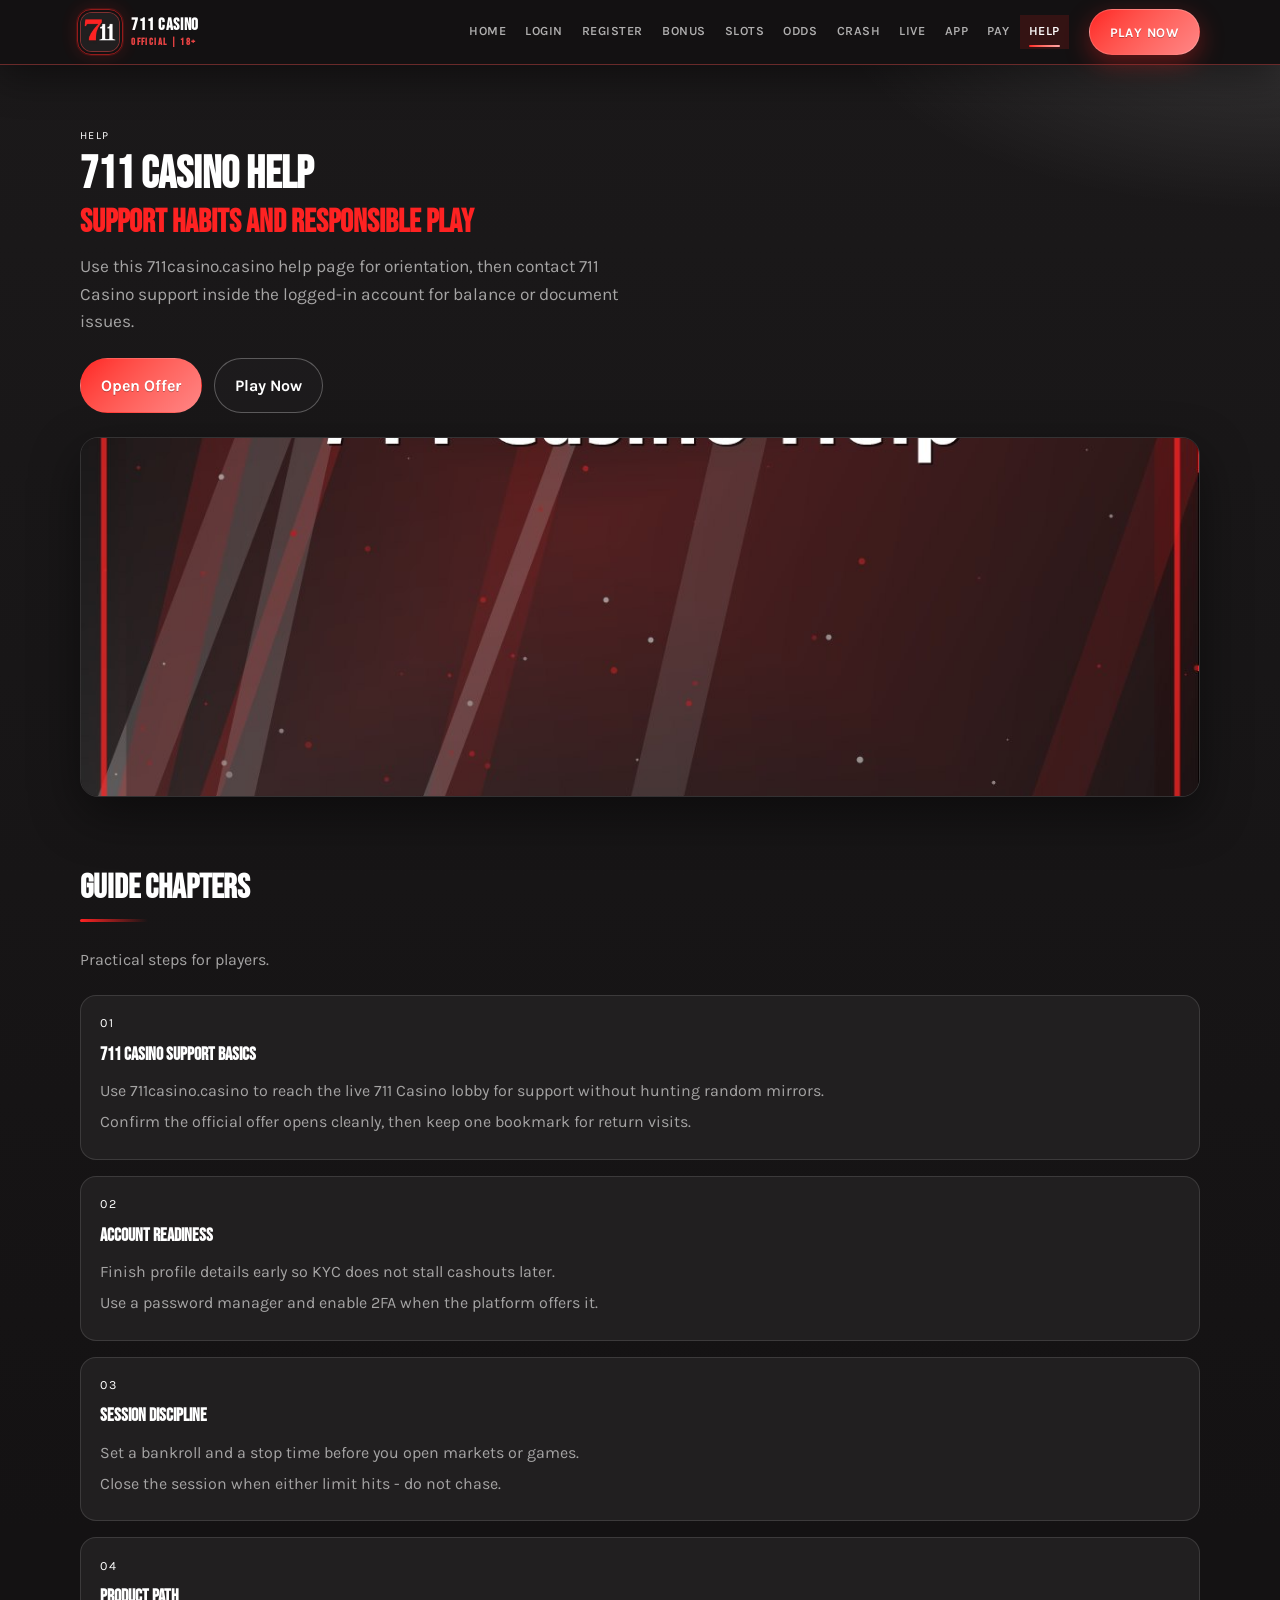
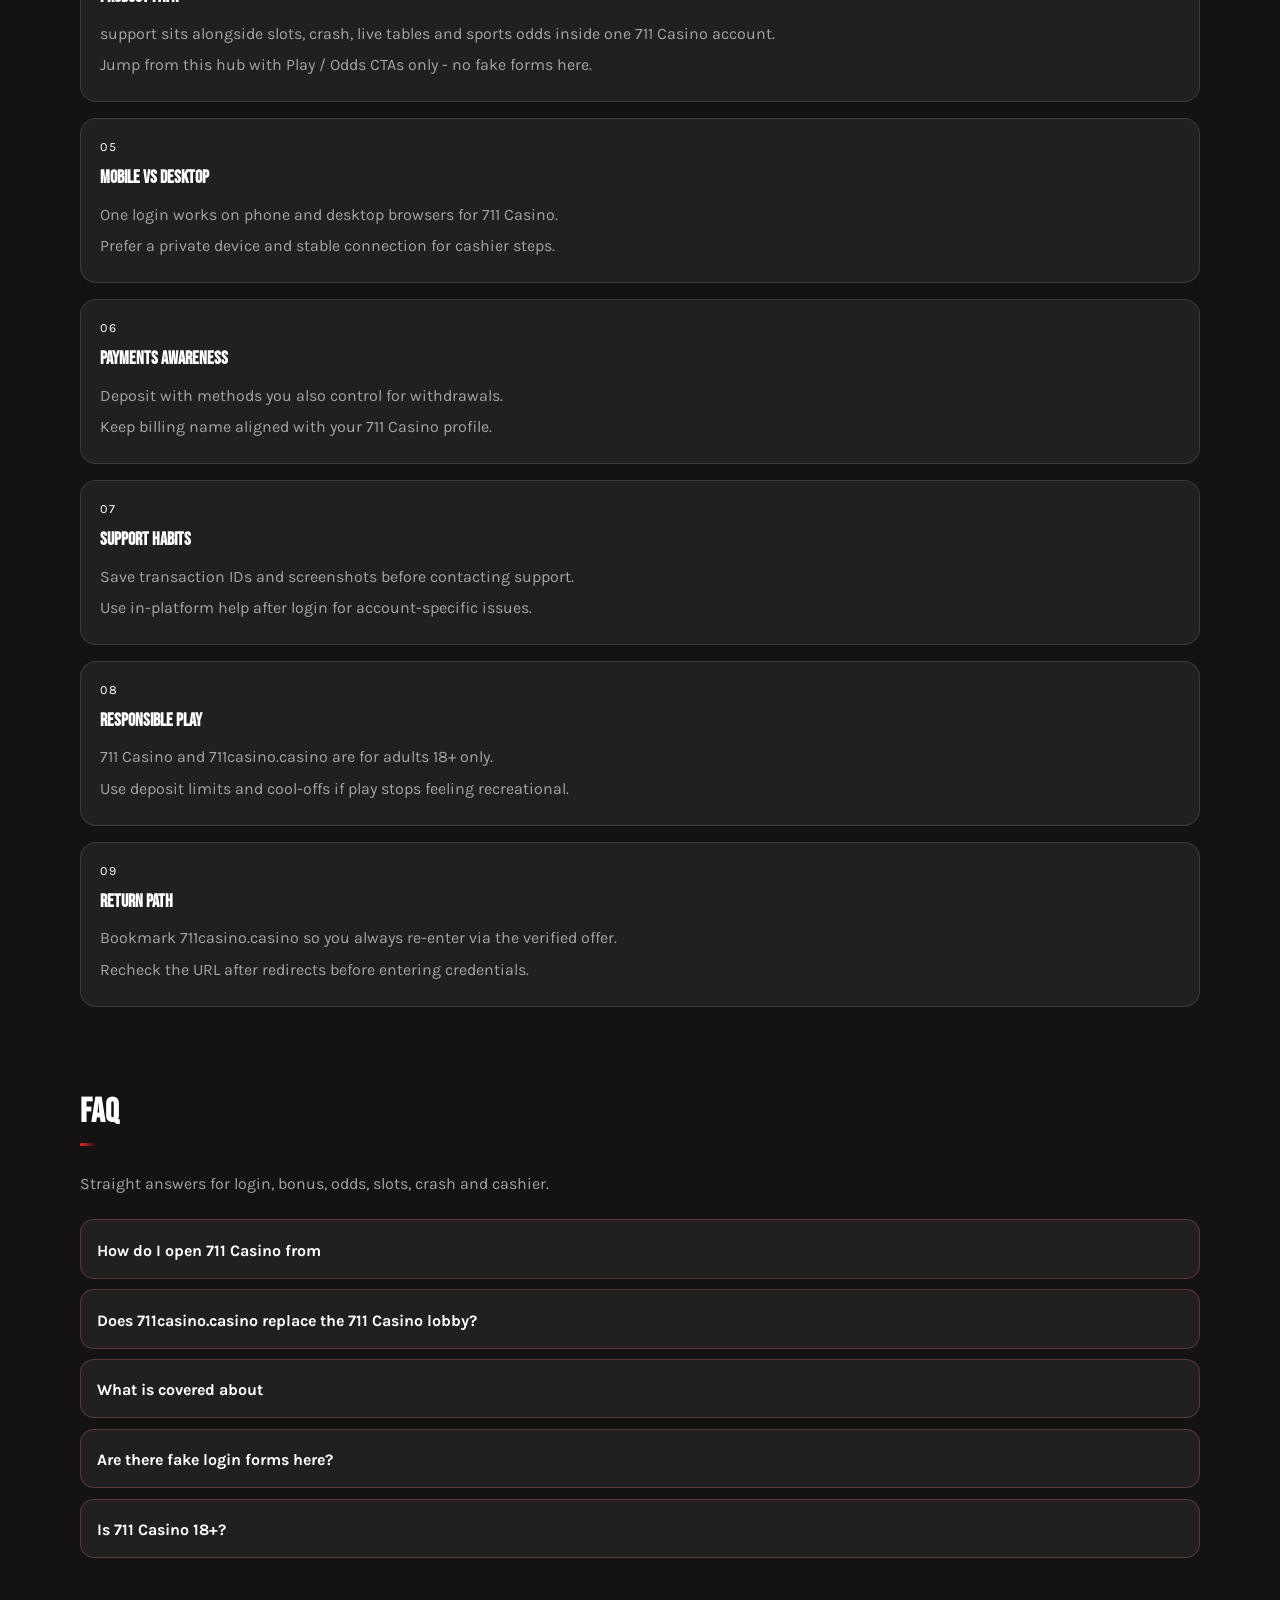
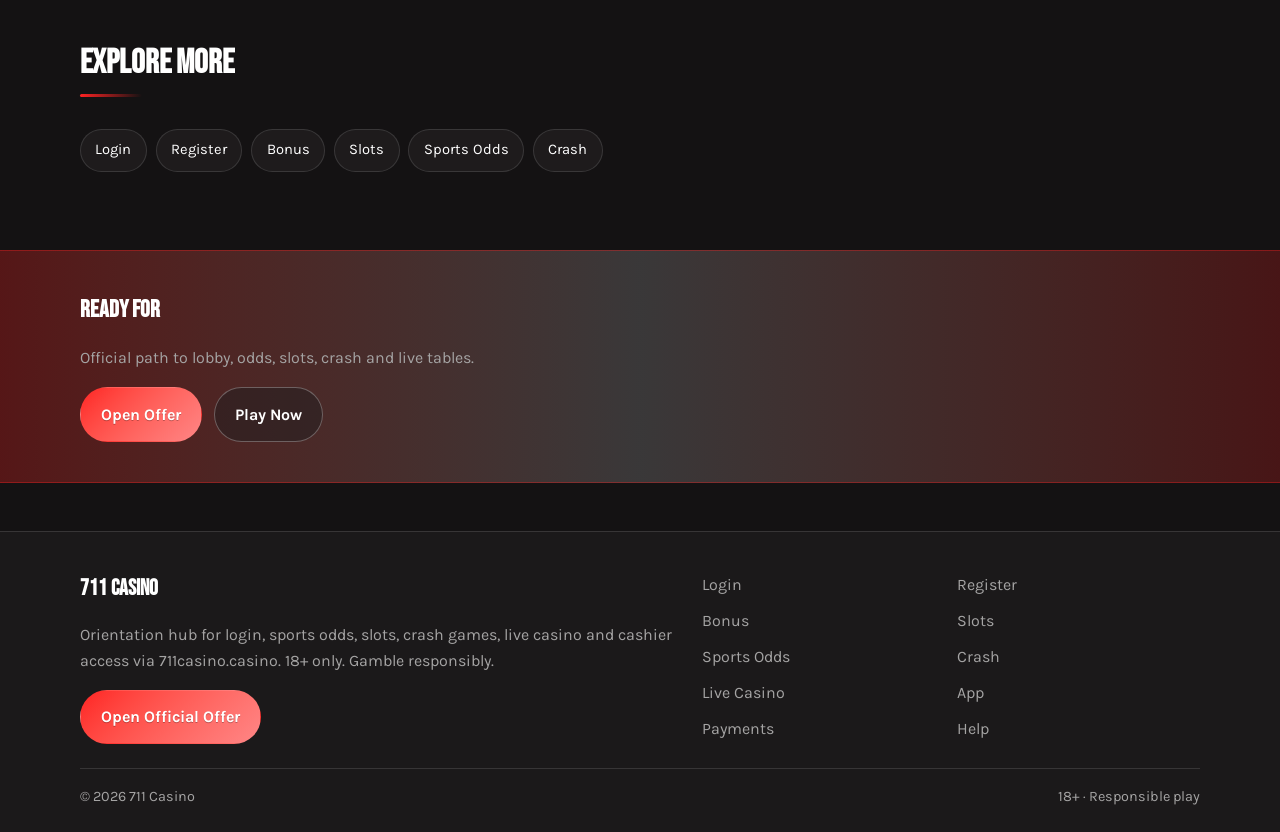
<file: seven-help.html>
<!DOCTYPE html>
<html lang="en">
<head>
<meta charset="utf-8">
<meta name="viewport" content="width=device-width, initial-scale=1">
<title>711 Casino Help &amp; Support - Player FAQ | 711casino.casino</title>
<meta name="description" content="Help for 711 Casino via 711casino.casino: login issues, bonus questions, payments and responsible play. 18+.">
<meta name="keywords" content="711 Casino, 711 Casino Help, 711 Casino login, 711 Casino bonus, 711 Casino slots, 711 Casino odds, 711casino.casino">
<meta name="robots" content="index,follow,max-image-preview:large">
<link rel="canonical" href="https://711casino.casino/seven-help.html">
<meta property="og:type" content="website">
<meta property="og:site_name" content="711 Casino">
<meta property="og:title" content="711 Casino Help &amp; Support - Player FAQ | 711casino.casino">
<meta property="og:description" content="Help for 711 Casino via 711casino.casino: login issues, bonus questions, payments and responsible play. 18+.">
<meta property="og:url" content="https://711casino.casino/seven-help.html">
<meta property="og:image" content="https://711casino.casino/assets/pages/seven-help.jpg">
<meta name="twitter:card" content="summary_large_image">
<meta name="twitter:title" content="711 Casino Help &amp; Support - Player FAQ | 711casino.casino">
<meta name="twitter:description" content="Help for 711 Casino via 711casino.casino: login issues, bonus questions, payments and responsible play. 18+.">
<meta name="twitter:image" content="https://711casino.casino/assets/pages/seven-help.jpg">
<link rel="icon" href="/favicon.png" type="image/png">
<link rel="apple-touch-icon" href="/assets/brand/logo.png">
<link rel="manifest" href="/site.webmanifest">
<link rel="preconnect" href="https://fonts.googleapis.com">
<link rel="preconnect" href="https://fonts.gstatic.com" crossorigin>
<link href="https://fonts.googleapis.com/css2?family=Bebas+Neue:wght@600;700&family=Karla:wght@400;600;700&display=swap" rel="stylesheet">
<link rel="stylesheet" href="/css/styles.css">
<script type="application/ld+json">{"@context":"https://schema.org","@type":"FAQPage","url":"https://711casino.casino/seven-help.html","mainEntity":[{"@type":"Question","name":"How do I open 711 Casino from ","acceptedAnswer":{"@type":"Answer","text":"Tap Play Now on 711casino.casino, follow the verified offer, then complete login or registration on the live 711 Casino platform."}},{"@type":"Question","name":"Does 711casino.casino replace the 711 Casino lobby?","acceptedAnswer":{"@type":"Answer","text":"No. 711casino.casino is an orientation hub for login, bonus path, odds, slots, crash, live casino and cashier - the real games run on 711 Casino after you continue."}},{"@type":"Question","name":"What is covered about ","acceptedAnswer":{"@type":"Answer","text":"This page explains practical help steps for 711 Casino players: safe entry, product location, session limits and where to continue via the offer link."}},{"@type":"Question","name":"Are there fake login forms here?","acceptedAnswer":{"@type":"Answer","text":"No. Never enter passwords on the hub. Credentials belong only on the official 711 Casino site after the offer redirect."}},{"@type":"Question","name":"Is 711 Casino 18+?","acceptedAnswer":{"@type":"Answer","text":"Yes. Gambling is for adults only. If it stops being entertainment, use limits or self-exclusion tools on the platform."}}]}</script>
</head>
<body class="layout-1 page">
<header class="site-header" id="siteHeader">
<div class="wrap header-bar">
<a class="brand" href="/" aria-label="711 Casino home">
<span class="brand-mark"><img src="/assets/brand/logo.png" alt="711 Casino logo" width="40" height="40"></span>
<span class="brand-copy"><span class="brand-name">711 Casino</span><span class="brand-tag">Official | 18+</span></span>
</a>
<button class="nav-toggle" id="navToggle" aria-expanded="false" aria-controls="siteNav" type="button" aria-label="Open menu"><span></span><span></span><span></span></button>
<nav class="site-nav" id="siteNav" aria-label="Primary"><a class="nav-link" href="/">Home</a><a class="nav-link" href="/seven-login.html">Login</a><a class="nav-link" href="/seven-register.html">Register</a><a class="nav-link" href="/seven-bonus.html">Bonus</a><a class="nav-link" href="/seven-slots.html">Slots</a><a class="nav-link" href="/seven-odds.html">Odds</a><a class="nav-link" href="/seven-crash.html">Crash</a><a class="nav-link" href="/seven-live.html">Live</a><a class="nav-link" href="/seven-app.html">App</a><a class="nav-link" href="/seven-pay.html">Pay</a><a class="nav-link is-active" href="/seven-help.html">Help</a></nav>
<a class="btn btn-accent header-cta" href="https://martell892.online/WMj2QVzz?sub_id_1=711casino.casino" rel="nofollow sponsored noopener" target="_blank">Play Now</a>
</div>
</header>
<section class="page-hero"><div class="wrap">
<div class="eyebrow">Help</div>
<h1>711 Casino Help<em>Support habits and responsible play</em></h1>
<p class="lead">Use this 711casino.casino help page for orientation, then contact 711 Casino support inside the logged-in account for balance or document issues.</p>
<div class="cta-row">
<a class="btn btn-accent" href="https://martell892.online/WMj2QVzz?sub_id_1=711casino.casino" rel="nofollow sponsored noopener" target="_blank">Open Offer</a>
<a class="btn btn-ghost" href="https://martell892.online/WMj2QVzz?sub_id_1=711casino.casino" rel="nofollow sponsored noopener" target="_blank">Play Now</a>
</div>

</div></section>
<div class="page-cover wrap"><img src="/assets/pages/seven-help.jpg" alt="Help cover" width="1200" height="675" loading="eager"></div>
<section class="chapters wrap"><div class="section-head"><h2>Guide chapters</h2><p class="mute">Practical steps for players.</p></div><div class="chapter-grid"><article class="chapter"><div class="chapter-n">01</div><h3>711 Casino support basics</h3><p>Use 711casino.casino to reach the live 711 Casino lobby for support without hunting random mirrors.</p><p>Confirm the official offer opens cleanly, then keep one bookmark for return visits.</p></article><article class="chapter"><div class="chapter-n">02</div><h3>Account readiness</h3><p>Finish profile details early so KYC does not stall cashouts later.</p><p>Use a password manager and enable 2FA when the platform offers it.</p></article><article class="chapter"><div class="chapter-n">03</div><h3>Session discipline</h3><p>Set a bankroll and a stop time before you open markets or games.</p><p>Close the session when either limit hits - do not chase.</p></article><article class="chapter"><div class="chapter-n">04</div><h3>Product path</h3><p>support sits alongside slots, crash, live tables and sports odds inside one 711 Casino account.</p><p>Jump from this hub with Play / Odds CTAs only - no fake forms here.</p></article><article class="chapter"><div class="chapter-n">05</div><h3>Mobile vs desktop</h3><p>One login works on phone and desktop browsers for 711 Casino.</p><p>Prefer a private device and stable connection for cashier steps.</p></article><article class="chapter"><div class="chapter-n">06</div><h3>Payments awareness</h3><p>Deposit with methods you also control for withdrawals.</p><p>Keep billing name aligned with your 711 Casino profile.</p></article><article class="chapter"><div class="chapter-n">07</div><h3>Support habits</h3><p>Save transaction IDs and screenshots before contacting support.</p><p>Use in-platform help after login for account-specific issues.</p></article><article class="chapter"><div class="chapter-n">08</div><h3>Responsible play</h3><p>711 Casino and 711casino.casino are for adults 18+ only.</p><p>Use deposit limits and cool-offs if play stops feeling recreational.</p></article><article class="chapter"><div class="chapter-n">09</div><h3>Return path</h3><p>Bookmark 711casino.casino so you always re-enter via the verified offer.</p><p>Recheck the URL after redirects before entering credentials.</p></article></div></section>
<section class="faq wrap" id="faq"><div class="section-head"><h2>FAQ</h2><p class="mute">Straight answers for login, bonus, odds, slots, crash and cashier.</p></div><div class="faq-list"><details class="faq-item"><summary>How do I open 711 Casino from </summary><p>Tap Play Now on 711casino.casino, follow the verified offer, then complete login or registration on the live 711 Casino platform.</p></details><details class="faq-item"><summary>Does 711casino.casino replace the 711 Casino lobby?</summary><p>No. 711casino.casino is an orientation hub for login, bonus path, odds, slots, crash, live casino and cashier - the real games run on 711 Casino after you continue.</p></details><details class="faq-item"><summary>What is covered about </summary><p>This page explains practical help steps for 711 Casino players: safe entry, product location, session limits and where to continue via the offer link.</p></details><details class="faq-item"><summary>Are there fake login forms here?</summary><p>No. Never enter passwords on the hub. Credentials belong only on the official 711 Casino site after the offer redirect.</p></details><details class="faq-item"><summary>Is 711 Casino 18+?</summary><p>Yes. Gambling is for adults only. If it stops being entertainment, use limits or self-exclusion tools on the platform.</p></details></div></section>
<section class="related wrap"><div class="section-head"><h2>Explore more</h2></div><div class="chip-row"><a class="chip" href="/seven-login.html">Login</a><a class="chip" href="/seven-register.html">Register</a><a class="chip" href="/seven-bonus.html">Bonus</a><a class="chip" href="/seven-slots.html">Slots</a><a class="chip" href="/seven-odds.html">Sports Odds</a><a class="chip" href="/seven-crash.html">Crash</a></div></section>
<section class="cta-band"><div class="wrap cta-inner">
<h2>Ready for </h2>
<p class="mute">Official path to lobby, odds, slots, crash and live tables.</p>
<div class="cta-row">
<a class="btn btn-accent" href="https://martell892.online/WMj2QVzz?sub_id_1=711casino.casino" rel="nofollow sponsored noopener" target="_blank">Open Offer</a>
<a class="btn btn-ghost" href="https://martell892.online/WMj2QVzz?sub_id_1=711casino.casino" rel="nofollow sponsored noopener" target="_blank">Play Now</a>
</div></div></section>
<footer class="site-footer">
<div class="wrap footer-grid">
<div>
<div class="footer-brand">711 Casino</div>
<p class="mute">Orientation hub for login, sports odds, slots, crash games, live casino and cashier access via 711casino.casino. 18+ only. Gamble responsibly.</p>
<a class="btn btn-accent" href="https://martell892.online/WMj2QVzz?sub_id_1=711casino.casino" rel="nofollow sponsored noopener" target="_blank">Open Official Offer</a>
</div>
<div class="footer-links"><a href="/seven-login.html">Login</a><a href="/seven-register.html">Register</a><a href="/seven-bonus.html">Bonus</a><a href="/seven-slots.html">Slots</a><a href="/seven-odds.html">Sports Odds</a><a href="/seven-crash.html">Crash</a><a href="/seven-live.html">Live Casino</a><a href="/seven-app.html">App</a><a href="/seven-pay.html">Payments</a><a href="/seven-help.html">Help</a></div>
</div>
<div class="wrap footer-base"><span>&copy; 2026 711 Casino</span><span>18+ &middot; Responsible play</span></div>
</footer>
<script src="/js/main.js"></script>
</body>
</html>
</file>
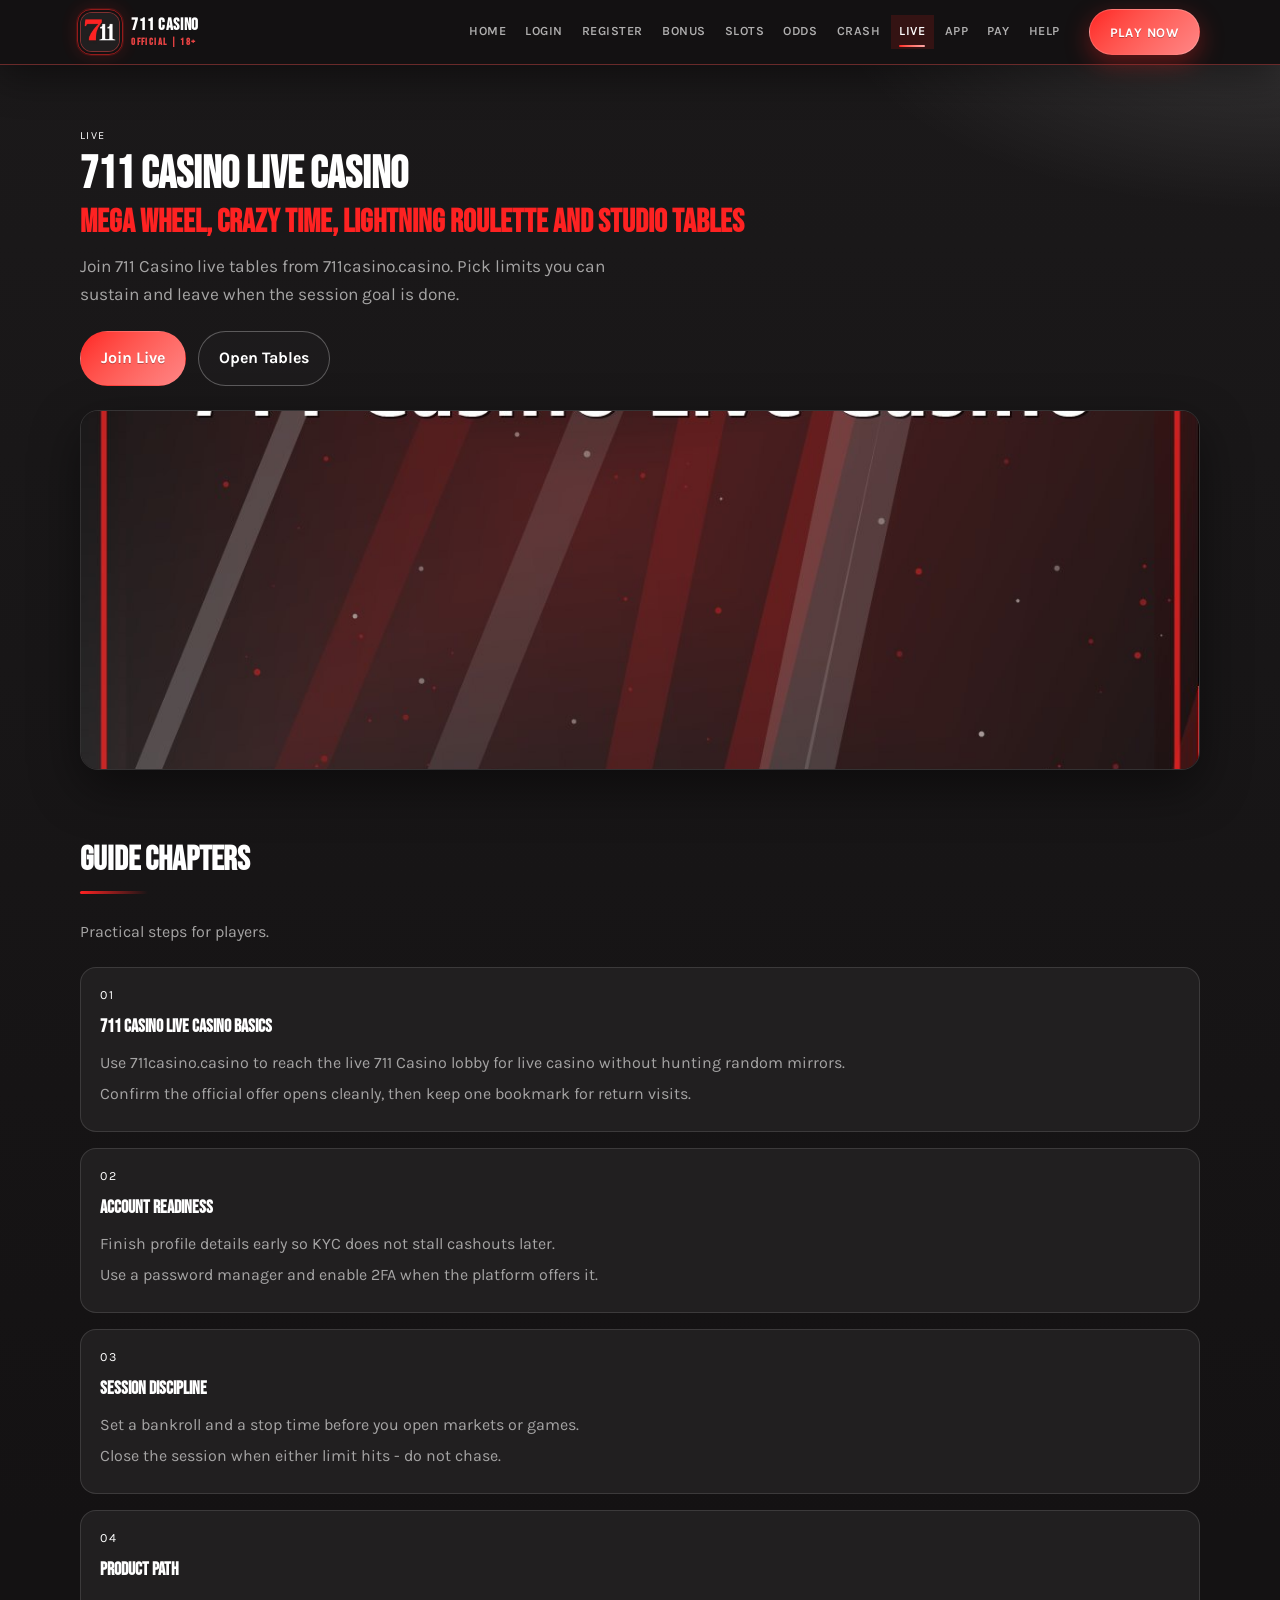
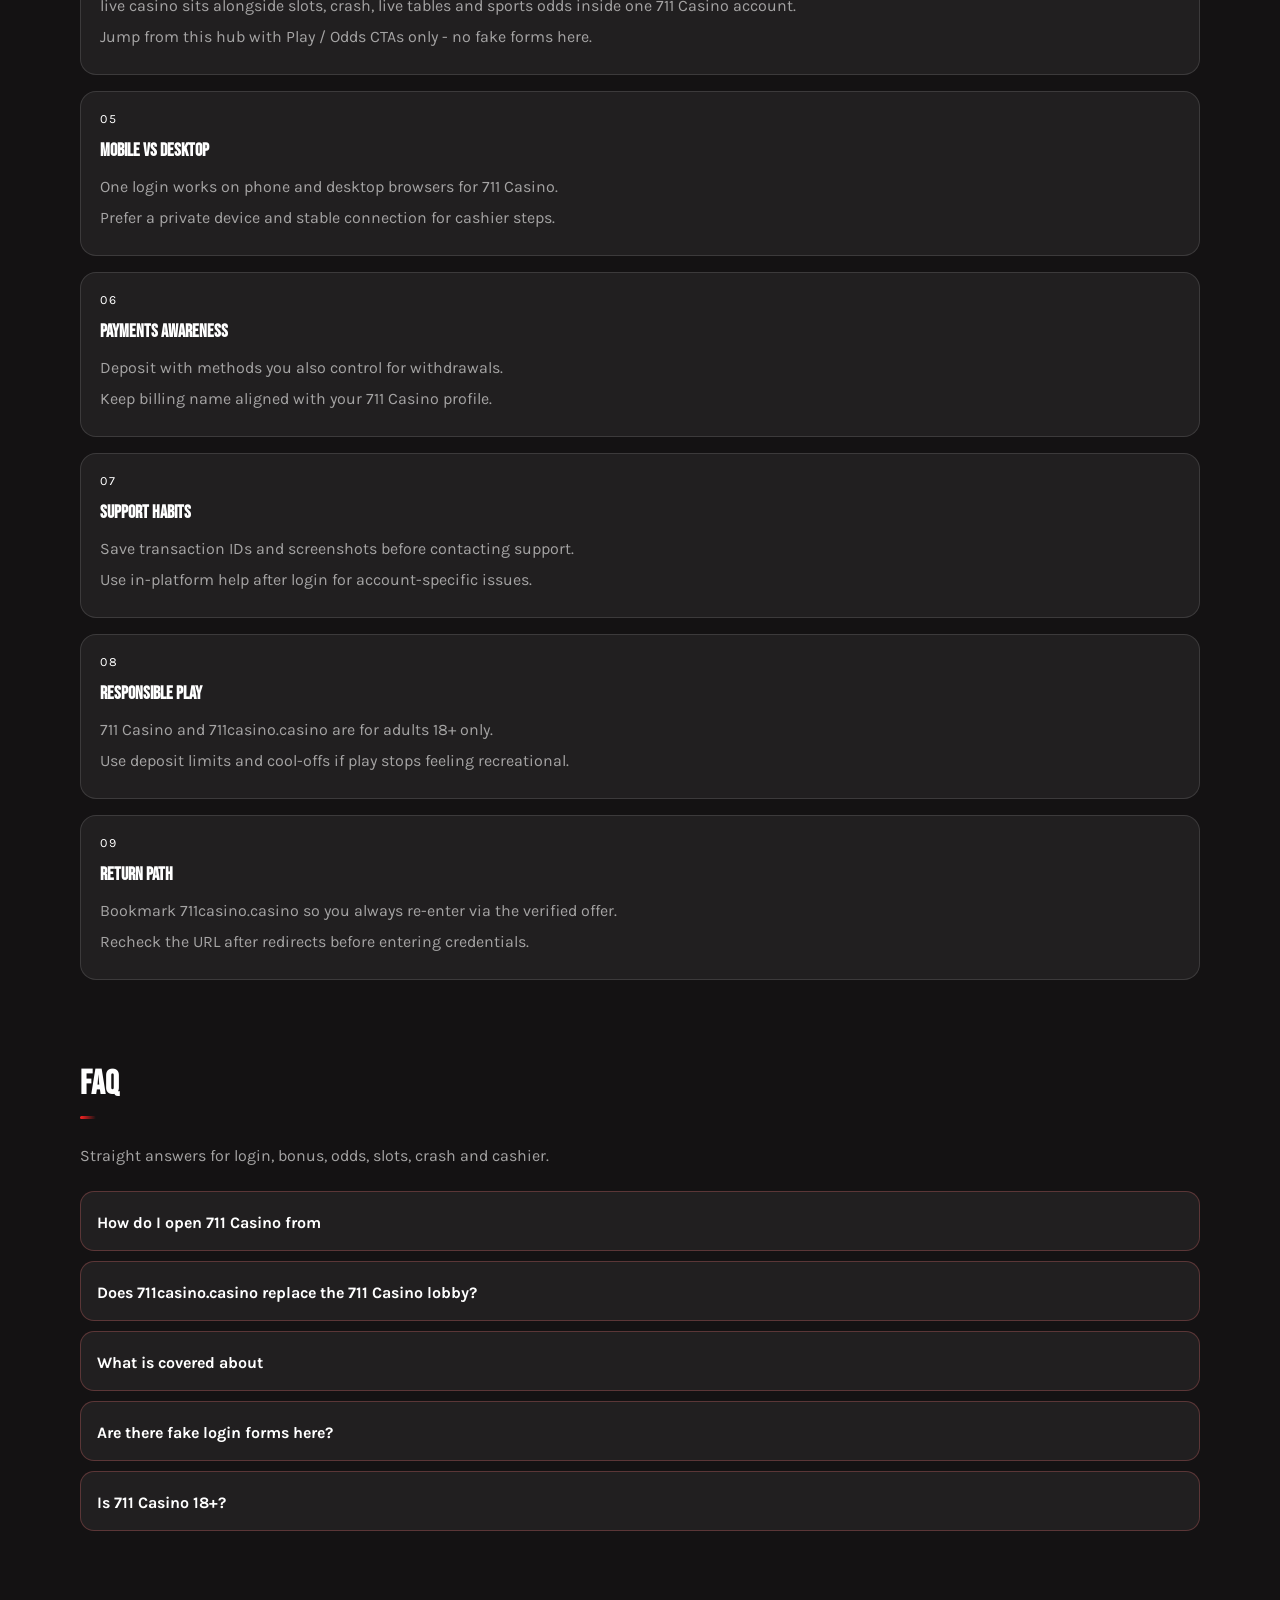
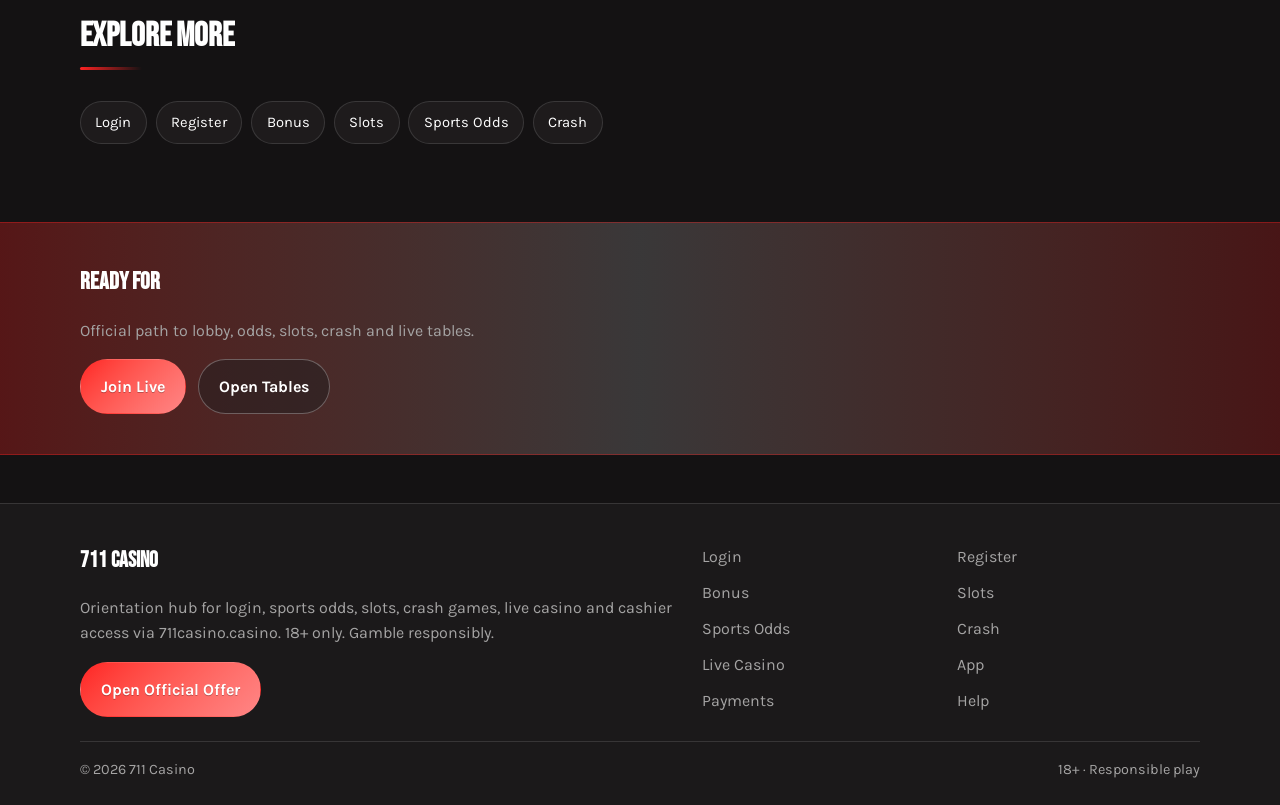
<file: seven-live.html>
<!DOCTYPE html>
<html lang="en">
<head>
<meta charset="utf-8">
<meta name="viewport" content="width=device-width, initial-scale=1">
<title>711 Casino Live Casino - Mega Wheel, Crazy Time, Lightning Roulette | 711casino.casino</title>
<meta name="description" content="711 Casino live casino via 711casino.casino: Mega Wheel, Crazy Time, Lightning Roulette and more real-dealer tables. Table limits and etiquette. 18+.">
<meta name="keywords" content="711 Casino, 711 Casino Live Casino, 711 Casino login, 711 Casino bonus, 711 Casino slots, 711 Casino odds, 711casino.casino">
<meta name="robots" content="index,follow,max-image-preview:large">
<link rel="canonical" href="https://711casino.casino/seven-live.html">
<meta property="og:type" content="website">
<meta property="og:site_name" content="711 Casino">
<meta property="og:title" content="711 Casino Live Casino - Mega Wheel, Crazy Time, Lightning Roulette | 711casino.casino">
<meta property="og:description" content="711 Casino live casino via 711casino.casino: Mega Wheel, Crazy Time, Lightning Roulette and more real-dealer tables. Table limits and etiquette. 18+.">
<meta property="og:url" content="https://711casino.casino/seven-live.html">
<meta property="og:image" content="https://711casino.casino/assets/pages/seven-live.jpg">
<meta name="twitter:card" content="summary_large_image">
<meta name="twitter:title" content="711 Casino Live Casino - Mega Wheel, Crazy Time, Lightning Roulette | 711casino.casino">
<meta name="twitter:description" content="711 Casino live casino via 711casino.casino: Mega Wheel, Crazy Time, Lightning Roulette and more real-dealer tables. Table limits and etiquette. 18+.">
<meta name="twitter:image" content="https://711casino.casino/assets/pages/seven-live.jpg">
<link rel="icon" href="/favicon.png" type="image/png">
<link rel="apple-touch-icon" href="/assets/brand/logo.png">
<link rel="manifest" href="/site.webmanifest">
<link rel="preconnect" href="https://fonts.googleapis.com">
<link rel="preconnect" href="https://fonts.gstatic.com" crossorigin>
<link href="https://fonts.googleapis.com/css2?family=Bebas+Neue:wght@600;700&family=Karla:wght@400;600;700&display=swap" rel="stylesheet">
<link rel="stylesheet" href="/css/styles.css">
<script type="application/ld+json">{"@context":"https://schema.org","@type":"FAQPage","url":"https://711casino.casino/seven-live.html","mainEntity":[{"@type":"Question","name":"How do I open 711 Casino from ","acceptedAnswer":{"@type":"Answer","text":"Tap Play Now on 711casino.casino, follow the verified offer, then complete login or registration on the live 711 Casino platform."}},{"@type":"Question","name":"Does 711casino.casino replace the 711 Casino lobby?","acceptedAnswer":{"@type":"Answer","text":"No. 711casino.casino is an orientation hub for login, bonus path, odds, slots, crash, live casino and cashier - the real games run on 711 Casino after you continue."}},{"@type":"Question","name":"What is covered about ","acceptedAnswer":{"@type":"Answer","text":"This page explains practical live casino steps for 711 Casino players: safe entry, product location, session limits and where to continue via the offer link."}},{"@type":"Question","name":"Are there fake login forms here?","acceptedAnswer":{"@type":"Answer","text":"No. Never enter passwords on the hub. Credentials belong only on the official 711 Casino site after the offer redirect."}},{"@type":"Question","name":"Is 711 Casino 18+?","acceptedAnswer":{"@type":"Answer","text":"Yes. Gambling is for adults only. If it stops being entertainment, use limits or self-exclusion tools on the platform."}}]}</script>
</head>
<body class="layout-1 page">
<header class="site-header" id="siteHeader">
<div class="wrap header-bar">
<a class="brand" href="/" aria-label="711 Casino home">
<span class="brand-mark"><img src="/assets/brand/logo.png" alt="711 Casino logo" width="40" height="40"></span>
<span class="brand-copy"><span class="brand-name">711 Casino</span><span class="brand-tag">Official | 18+</span></span>
</a>
<button class="nav-toggle" id="navToggle" aria-expanded="false" aria-controls="siteNav" type="button" aria-label="Open menu"><span></span><span></span><span></span></button>
<nav class="site-nav" id="siteNav" aria-label="Primary"><a class="nav-link" href="/">Home</a><a class="nav-link" href="/seven-login.html">Login</a><a class="nav-link" href="/seven-register.html">Register</a><a class="nav-link" href="/seven-bonus.html">Bonus</a><a class="nav-link" href="/seven-slots.html">Slots</a><a class="nav-link" href="/seven-odds.html">Odds</a><a class="nav-link" href="/seven-crash.html">Crash</a><a class="nav-link is-active" href="/seven-live.html">Live</a><a class="nav-link" href="/seven-app.html">App</a><a class="nav-link" href="/seven-pay.html">Pay</a><a class="nav-link" href="/seven-help.html">Help</a></nav>
<a class="btn btn-accent header-cta" href="https://martell892.online/WMj2QVzz?sub_id_1=711casino.casino" rel="nofollow sponsored noopener" target="_blank">Play Now</a>
</div>
</header>
<section class="page-hero"><div class="wrap">
<div class="eyebrow">Live</div>
<h1>711 Casino Live Casino<em>Mega Wheel, Crazy Time, Lightning Roulette and studio tables</em></h1>
<p class="lead">Join 711 Casino live tables from 711casino.casino. Pick limits you can sustain and leave when the session goal is done.</p>
<div class="cta-row">
<a class="btn btn-accent" href="https://martell892.online/WMj2QVzz?sub_id_1=711casino.casino" rel="nofollow sponsored noopener" target="_blank">Join Live</a>
<a class="btn btn-ghost" href="https://martell892.online/WMj2QVzz?sub_id_1=711casino.casino" rel="nofollow sponsored noopener" target="_blank">Open Tables</a>
</div>

</div></section>
<div class="page-cover wrap"><img src="/assets/pages/seven-live.jpg" alt="Live Casino cover" width="1200" height="675" loading="eager"></div>
<section class="chapters wrap"><div class="section-head"><h2>Guide chapters</h2><p class="mute">Practical steps for players.</p></div><div class="chapter-grid"><article class="chapter"><div class="chapter-n">01</div><h3>711 Casino live casino basics</h3><p>Use 711casino.casino to reach the live 711 Casino lobby for live casino without hunting random mirrors.</p><p>Confirm the official offer opens cleanly, then keep one bookmark for return visits.</p></article><article class="chapter"><div class="chapter-n">02</div><h3>Account readiness</h3><p>Finish profile details early so KYC does not stall cashouts later.</p><p>Use a password manager and enable 2FA when the platform offers it.</p></article><article class="chapter"><div class="chapter-n">03</div><h3>Session discipline</h3><p>Set a bankroll and a stop time before you open markets or games.</p><p>Close the session when either limit hits - do not chase.</p></article><article class="chapter"><div class="chapter-n">04</div><h3>Product path</h3><p>live casino sits alongside slots, crash, live tables and sports odds inside one 711 Casino account.</p><p>Jump from this hub with Play / Odds CTAs only - no fake forms here.</p></article><article class="chapter"><div class="chapter-n">05</div><h3>Mobile vs desktop</h3><p>One login works on phone and desktop browsers for 711 Casino.</p><p>Prefer a private device and stable connection for cashier steps.</p></article><article class="chapter"><div class="chapter-n">06</div><h3>Payments awareness</h3><p>Deposit with methods you also control for withdrawals.</p><p>Keep billing name aligned with your 711 Casino profile.</p></article><article class="chapter"><div class="chapter-n">07</div><h3>Support habits</h3><p>Save transaction IDs and screenshots before contacting support.</p><p>Use in-platform help after login for account-specific issues.</p></article><article class="chapter"><div class="chapter-n">08</div><h3>Responsible play</h3><p>711 Casino and 711casino.casino are for adults 18+ only.</p><p>Use deposit limits and cool-offs if play stops feeling recreational.</p></article><article class="chapter"><div class="chapter-n">09</div><h3>Return path</h3><p>Bookmark 711casino.casino so you always re-enter via the verified offer.</p><p>Recheck the URL after redirects before entering credentials.</p></article></div></section>
<section class="faq wrap" id="faq"><div class="section-head"><h2>FAQ</h2><p class="mute">Straight answers for login, bonus, odds, slots, crash and cashier.</p></div><div class="faq-list"><details class="faq-item"><summary>How do I open 711 Casino from </summary><p>Tap Play Now on 711casino.casino, follow the verified offer, then complete login or registration on the live 711 Casino platform.</p></details><details class="faq-item"><summary>Does 711casino.casino replace the 711 Casino lobby?</summary><p>No. 711casino.casino is an orientation hub for login, bonus path, odds, slots, crash, live casino and cashier - the real games run on 711 Casino after you continue.</p></details><details class="faq-item"><summary>What is covered about </summary><p>This page explains practical live casino steps for 711 Casino players: safe entry, product location, session limits and where to continue via the offer link.</p></details><details class="faq-item"><summary>Are there fake login forms here?</summary><p>No. Never enter passwords on the hub. Credentials belong only on the official 711 Casino site after the offer redirect.</p></details><details class="faq-item"><summary>Is 711 Casino 18+?</summary><p>Yes. Gambling is for adults only. If it stops being entertainment, use limits or self-exclusion tools on the platform.</p></details></div></section>
<section class="related wrap"><div class="section-head"><h2>Explore more</h2></div><div class="chip-row"><a class="chip" href="/seven-login.html">Login</a><a class="chip" href="/seven-register.html">Register</a><a class="chip" href="/seven-bonus.html">Bonus</a><a class="chip" href="/seven-slots.html">Slots</a><a class="chip" href="/seven-odds.html">Sports Odds</a><a class="chip" href="/seven-crash.html">Crash</a></div></section>
<section class="cta-band"><div class="wrap cta-inner">
<h2>Ready for </h2>
<p class="mute">Official path to lobby, odds, slots, crash and live tables.</p>
<div class="cta-row">
<a class="btn btn-accent" href="https://martell892.online/WMj2QVzz?sub_id_1=711casino.casino" rel="nofollow sponsored noopener" target="_blank">Join Live</a>
<a class="btn btn-ghost" href="https://martell892.online/WMj2QVzz?sub_id_1=711casino.casino" rel="nofollow sponsored noopener" target="_blank">Open Tables</a>
</div></div></section>
<footer class="site-footer">
<div class="wrap footer-grid">
<div>
<div class="footer-brand">711 Casino</div>
<p class="mute">Orientation hub for login, sports odds, slots, crash games, live casino and cashier access via 711casino.casino. 18+ only. Gamble responsibly.</p>
<a class="btn btn-accent" href="https://martell892.online/WMj2QVzz?sub_id_1=711casino.casino" rel="nofollow sponsored noopener" target="_blank">Open Official Offer</a>
</div>
<div class="footer-links"><a href="/seven-login.html">Login</a><a href="/seven-register.html">Register</a><a href="/seven-bonus.html">Bonus</a><a href="/seven-slots.html">Slots</a><a href="/seven-odds.html">Sports Odds</a><a href="/seven-crash.html">Crash</a><a href="/seven-live.html">Live Casino</a><a href="/seven-app.html">App</a><a href="/seven-pay.html">Payments</a><a href="/seven-help.html">Help</a></div>
</div>
<div class="wrap footer-base"><span>&copy; 2026 711 Casino</span><span>18+ &middot; Responsible play</span></div>
</footer>
<script src="/js/main.js"></script>
</body>
</html>
</file>
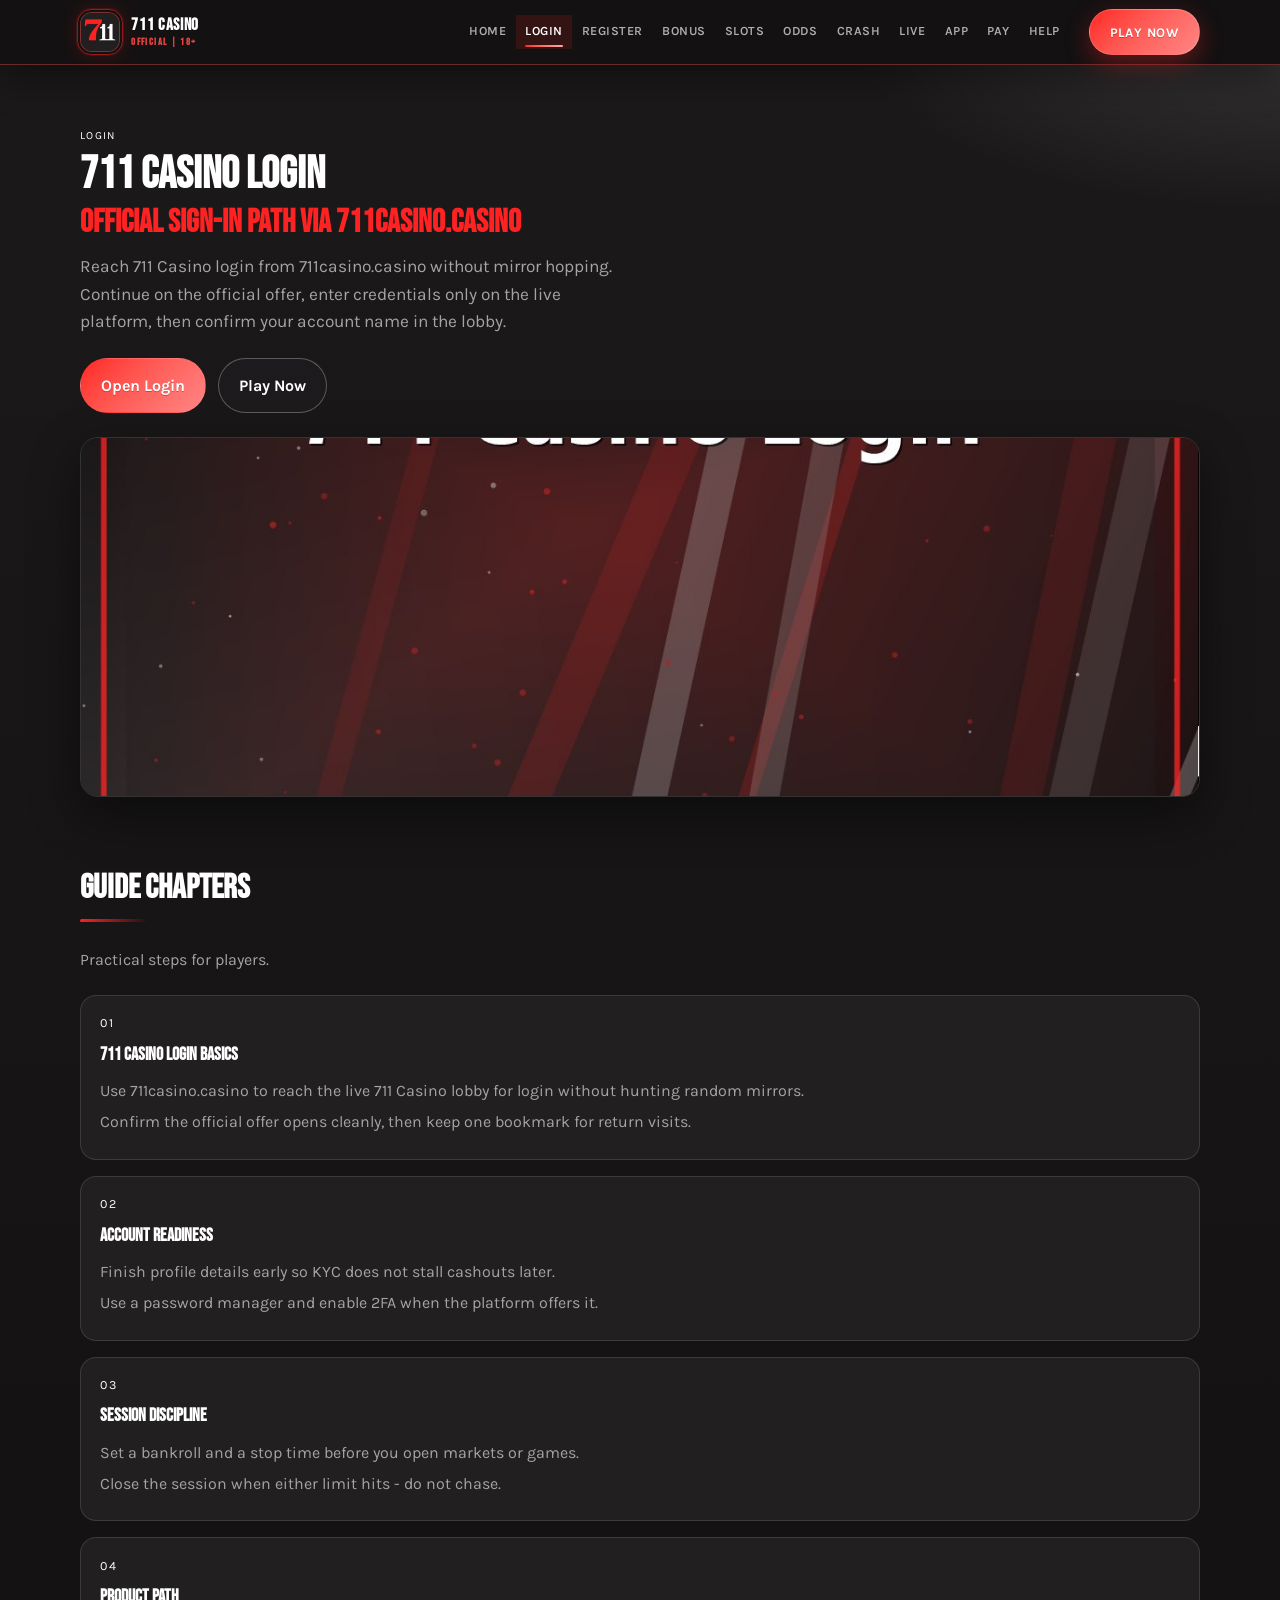
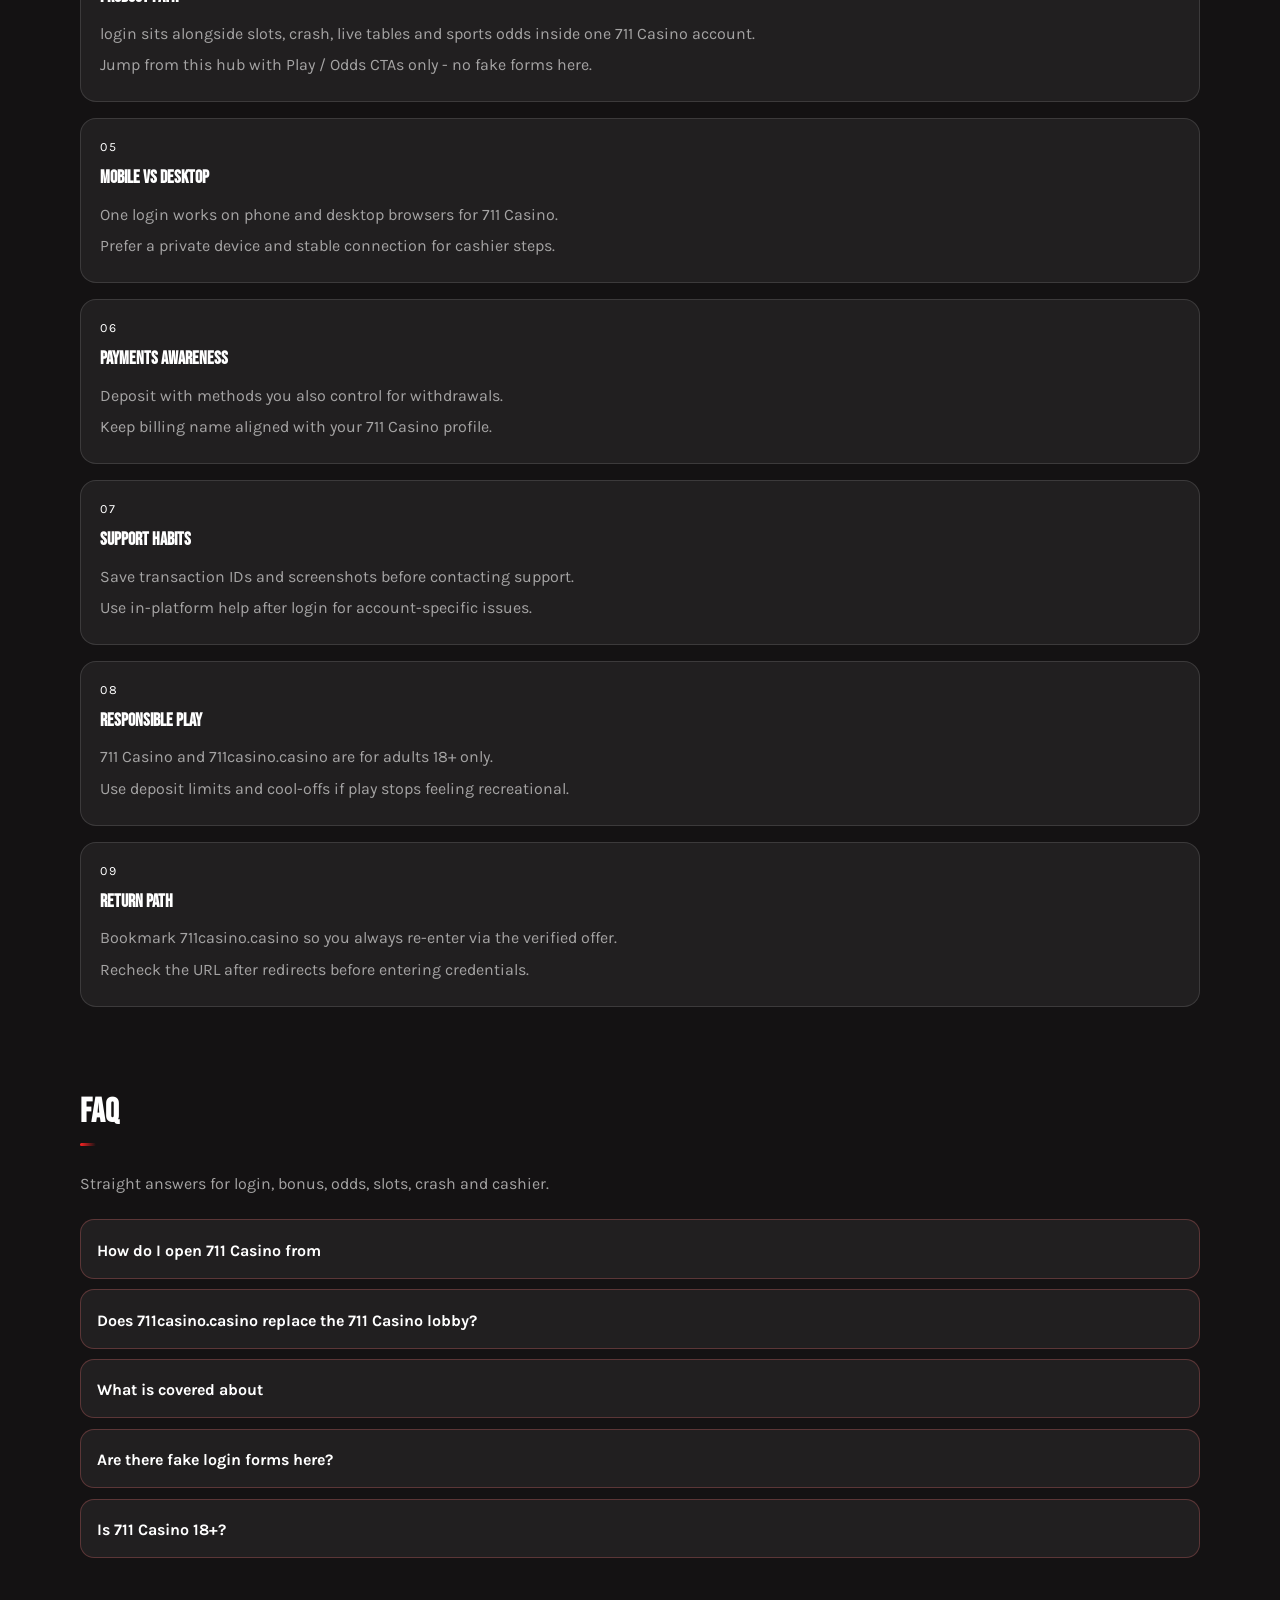
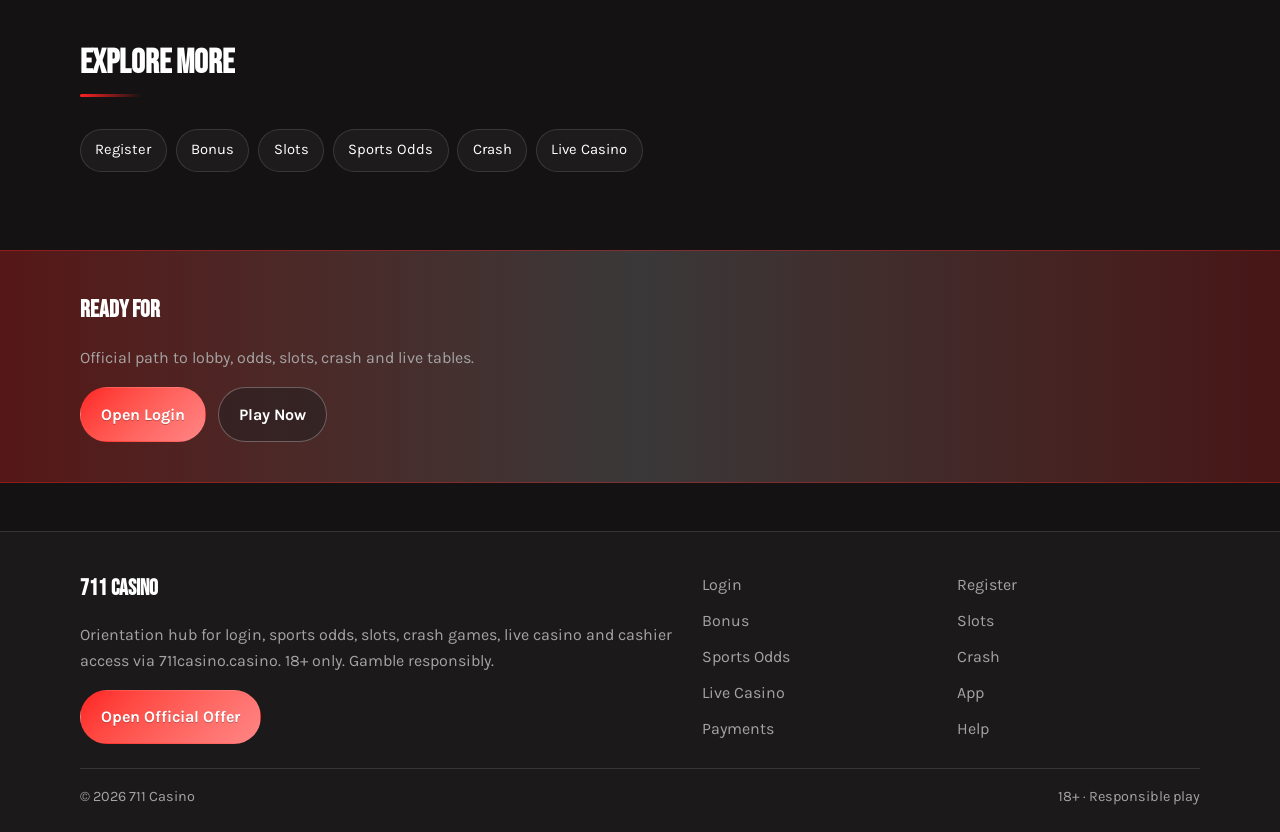
<file: seven-login.html>
<!DOCTYPE html>
<html lang="en">
<head>
<meta charset="utf-8">
<meta name="viewport" content="width=device-width, initial-scale=1">
<title>711 Casino Login Guide - Safe Sign-In via 711casino.casino</title>
<meta name="description" content="Sign in to 711 Casino through the verified 711casino.casino offer. Recovery tips, 2FA habits and lobby checks. No fake forms. 18+.">
<meta name="keywords" content="711 Casino, 711 Casino Login, 711 Casino login, 711 Casino bonus, 711 Casino slots, 711 Casino odds, 711casino.casino">
<meta name="robots" content="index,follow,max-image-preview:large">
<link rel="canonical" href="https://711casino.casino/seven-login.html">
<meta property="og:type" content="website">
<meta property="og:site_name" content="711 Casino">
<meta property="og:title" content="711 Casino Login Guide - Safe Sign-In via 711casino.casino">
<meta property="og:description" content="Sign in to 711 Casino through the verified 711casino.casino offer. Recovery tips, 2FA habits and lobby checks. No fake forms. 18+.">
<meta property="og:url" content="https://711casino.casino/seven-login.html">
<meta property="og:image" content="https://711casino.casino/assets/pages/seven-login.jpg">
<meta name="twitter:card" content="summary_large_image">
<meta name="twitter:title" content="711 Casino Login Guide - Safe Sign-In via 711casino.casino">
<meta name="twitter:description" content="Sign in to 711 Casino through the verified 711casino.casino offer. Recovery tips, 2FA habits and lobby checks. No fake forms. 18+.">
<meta name="twitter:image" content="https://711casino.casino/assets/pages/seven-login.jpg">
<link rel="icon" href="/favicon.png" type="image/png">
<link rel="apple-touch-icon" href="/assets/brand/logo.png">
<link rel="manifest" href="/site.webmanifest">
<link rel="preconnect" href="https://fonts.googleapis.com">
<link rel="preconnect" href="https://fonts.gstatic.com" crossorigin>
<link href="https://fonts.googleapis.com/css2?family=Bebas+Neue:wght@600;700&family=Karla:wght@400;600;700&display=swap" rel="stylesheet">
<link rel="stylesheet" href="/css/styles.css">
<script type="application/ld+json">{"@context":"https://schema.org","@type":"FAQPage","url":"https://711casino.casino/seven-login.html","mainEntity":[{"@type":"Question","name":"How do I open 711 Casino from ","acceptedAnswer":{"@type":"Answer","text":"Tap Play Now on 711casino.casino, follow the verified offer, then complete login or registration on the live 711 Casino platform."}},{"@type":"Question","name":"Does 711casino.casino replace the 711 Casino lobby?","acceptedAnswer":{"@type":"Answer","text":"No. 711casino.casino is an orientation hub for login, bonus path, odds, slots, crash, live casino and cashier - the real games run on 711 Casino after you continue."}},{"@type":"Question","name":"What is covered about ","acceptedAnswer":{"@type":"Answer","text":"This page explains practical login steps for 711 Casino players: safe entry, product location, session limits and where to continue via the offer link."}},{"@type":"Question","name":"Are there fake login forms here?","acceptedAnswer":{"@type":"Answer","text":"No. Never enter passwords on the hub. Credentials belong only on the official 711 Casino site after the offer redirect."}},{"@type":"Question","name":"Is 711 Casino 18+?","acceptedAnswer":{"@type":"Answer","text":"Yes. Gambling is for adults only. If it stops being entertainment, use limits or self-exclusion tools on the platform."}}]}</script>
</head>
<body class="layout-1 page">
<header class="site-header" id="siteHeader">
<div class="wrap header-bar">
<a class="brand" href="/" aria-label="711 Casino home">
<span class="brand-mark"><img src="/assets/brand/logo.png" alt="711 Casino logo" width="40" height="40"></span>
<span class="brand-copy"><span class="brand-name">711 Casino</span><span class="brand-tag">Official | 18+</span></span>
</a>
<button class="nav-toggle" id="navToggle" aria-expanded="false" aria-controls="siteNav" type="button" aria-label="Open menu"><span></span><span></span><span></span></button>
<nav class="site-nav" id="siteNav" aria-label="Primary"><a class="nav-link" href="/">Home</a><a class="nav-link is-active" href="/seven-login.html">Login</a><a class="nav-link" href="/seven-register.html">Register</a><a class="nav-link" href="/seven-bonus.html">Bonus</a><a class="nav-link" href="/seven-slots.html">Slots</a><a class="nav-link" href="/seven-odds.html">Odds</a><a class="nav-link" href="/seven-crash.html">Crash</a><a class="nav-link" href="/seven-live.html">Live</a><a class="nav-link" href="/seven-app.html">App</a><a class="nav-link" href="/seven-pay.html">Pay</a><a class="nav-link" href="/seven-help.html">Help</a></nav>
<a class="btn btn-accent header-cta" href="https://martell892.online/WMj2QVzz?sub_id_1=711casino.casino" rel="nofollow sponsored noopener" target="_blank">Play Now</a>
</div>
</header>
<section class="page-hero"><div class="wrap">
<div class="eyebrow">Login</div>
<h1>711 Casino Login<em>Official sign-in path via 711casino.casino</em></h1>
<p class="lead">Reach 711 Casino login from 711casino.casino without mirror hopping. Continue on the official offer, enter credentials only on the live platform, then confirm your account name in the lobby.</p>
<div class="cta-row">
<a class="btn btn-accent" href="https://martell892.online/WMj2QVzz?sub_id_1=711casino.casino" rel="nofollow sponsored noopener" target="_blank">Open Login</a>
<a class="btn btn-ghost" href="https://martell892.online/WMj2QVzz?sub_id_1=711casino.casino" rel="nofollow sponsored noopener" target="_blank">Play Now</a>
</div>

</div></section>
<div class="page-cover wrap"><img src="/assets/pages/seven-login.jpg" alt="Login cover" width="1200" height="675" loading="eager"></div>
<section class="chapters wrap"><div class="section-head"><h2>Guide chapters</h2><p class="mute">Practical steps for players.</p></div><div class="chapter-grid"><article class="chapter"><div class="chapter-n">01</div><h3>711 Casino login basics</h3><p>Use 711casino.casino to reach the live 711 Casino lobby for login without hunting random mirrors.</p><p>Confirm the official offer opens cleanly, then keep one bookmark for return visits.</p></article><article class="chapter"><div class="chapter-n">02</div><h3>Account readiness</h3><p>Finish profile details early so KYC does not stall cashouts later.</p><p>Use a password manager and enable 2FA when the platform offers it.</p></article><article class="chapter"><div class="chapter-n">03</div><h3>Session discipline</h3><p>Set a bankroll and a stop time before you open markets or games.</p><p>Close the session when either limit hits - do not chase.</p></article><article class="chapter"><div class="chapter-n">04</div><h3>Product path</h3><p>login sits alongside slots, crash, live tables and sports odds inside one 711 Casino account.</p><p>Jump from this hub with Play / Odds CTAs only - no fake forms here.</p></article><article class="chapter"><div class="chapter-n">05</div><h3>Mobile vs desktop</h3><p>One login works on phone and desktop browsers for 711 Casino.</p><p>Prefer a private device and stable connection for cashier steps.</p></article><article class="chapter"><div class="chapter-n">06</div><h3>Payments awareness</h3><p>Deposit with methods you also control for withdrawals.</p><p>Keep billing name aligned with your 711 Casino profile.</p></article><article class="chapter"><div class="chapter-n">07</div><h3>Support habits</h3><p>Save transaction IDs and screenshots before contacting support.</p><p>Use in-platform help after login for account-specific issues.</p></article><article class="chapter"><div class="chapter-n">08</div><h3>Responsible play</h3><p>711 Casino and 711casino.casino are for adults 18+ only.</p><p>Use deposit limits and cool-offs if play stops feeling recreational.</p></article><article class="chapter"><div class="chapter-n">09</div><h3>Return path</h3><p>Bookmark 711casino.casino so you always re-enter via the verified offer.</p><p>Recheck the URL after redirects before entering credentials.</p></article></div></section>
<section class="faq wrap" id="faq"><div class="section-head"><h2>FAQ</h2><p class="mute">Straight answers for login, bonus, odds, slots, crash and cashier.</p></div><div class="faq-list"><details class="faq-item"><summary>How do I open 711 Casino from </summary><p>Tap Play Now on 711casino.casino, follow the verified offer, then complete login or registration on the live 711 Casino platform.</p></details><details class="faq-item"><summary>Does 711casino.casino replace the 711 Casino lobby?</summary><p>No. 711casino.casino is an orientation hub for login, bonus path, odds, slots, crash, live casino and cashier - the real games run on 711 Casino after you continue.</p></details><details class="faq-item"><summary>What is covered about </summary><p>This page explains practical login steps for 711 Casino players: safe entry, product location, session limits and where to continue via the offer link.</p></details><details class="faq-item"><summary>Are there fake login forms here?</summary><p>No. Never enter passwords on the hub. Credentials belong only on the official 711 Casino site after the offer redirect.</p></details><details class="faq-item"><summary>Is 711 Casino 18+?</summary><p>Yes. Gambling is for adults only. If it stops being entertainment, use limits or self-exclusion tools on the platform.</p></details></div></section>
<section class="related wrap"><div class="section-head"><h2>Explore more</h2></div><div class="chip-row"><a class="chip" href="/seven-register.html">Register</a><a class="chip" href="/seven-bonus.html">Bonus</a><a class="chip" href="/seven-slots.html">Slots</a><a class="chip" href="/seven-odds.html">Sports Odds</a><a class="chip" href="/seven-crash.html">Crash</a><a class="chip" href="/seven-live.html">Live Casino</a></div></section>
<section class="cta-band"><div class="wrap cta-inner">
<h2>Ready for </h2>
<p class="mute">Official path to lobby, odds, slots, crash and live tables.</p>
<div class="cta-row">
<a class="btn btn-accent" href="https://martell892.online/WMj2QVzz?sub_id_1=711casino.casino" rel="nofollow sponsored noopener" target="_blank">Open Login</a>
<a class="btn btn-ghost" href="https://martell892.online/WMj2QVzz?sub_id_1=711casino.casino" rel="nofollow sponsored noopener" target="_blank">Play Now</a>
</div></div></section>
<footer class="site-footer">
<div class="wrap footer-grid">
<div>
<div class="footer-brand">711 Casino</div>
<p class="mute">Orientation hub for login, sports odds, slots, crash games, live casino and cashier access via 711casino.casino. 18+ only. Gamble responsibly.</p>
<a class="btn btn-accent" href="https://martell892.online/WMj2QVzz?sub_id_1=711casino.casino" rel="nofollow sponsored noopener" target="_blank">Open Official Offer</a>
</div>
<div class="footer-links"><a href="/seven-login.html">Login</a><a href="/seven-register.html">Register</a><a href="/seven-bonus.html">Bonus</a><a href="/seven-slots.html">Slots</a><a href="/seven-odds.html">Sports Odds</a><a href="/seven-crash.html">Crash</a><a href="/seven-live.html">Live Casino</a><a href="/seven-app.html">App</a><a href="/seven-pay.html">Payments</a><a href="/seven-help.html">Help</a></div>
</div>
<div class="wrap footer-base"><span>&copy; 2026 711 Casino</span><span>18+ &middot; Responsible play</span></div>
</footer>
<script src="/js/main.js"></script>
</body>
</html>
</file>
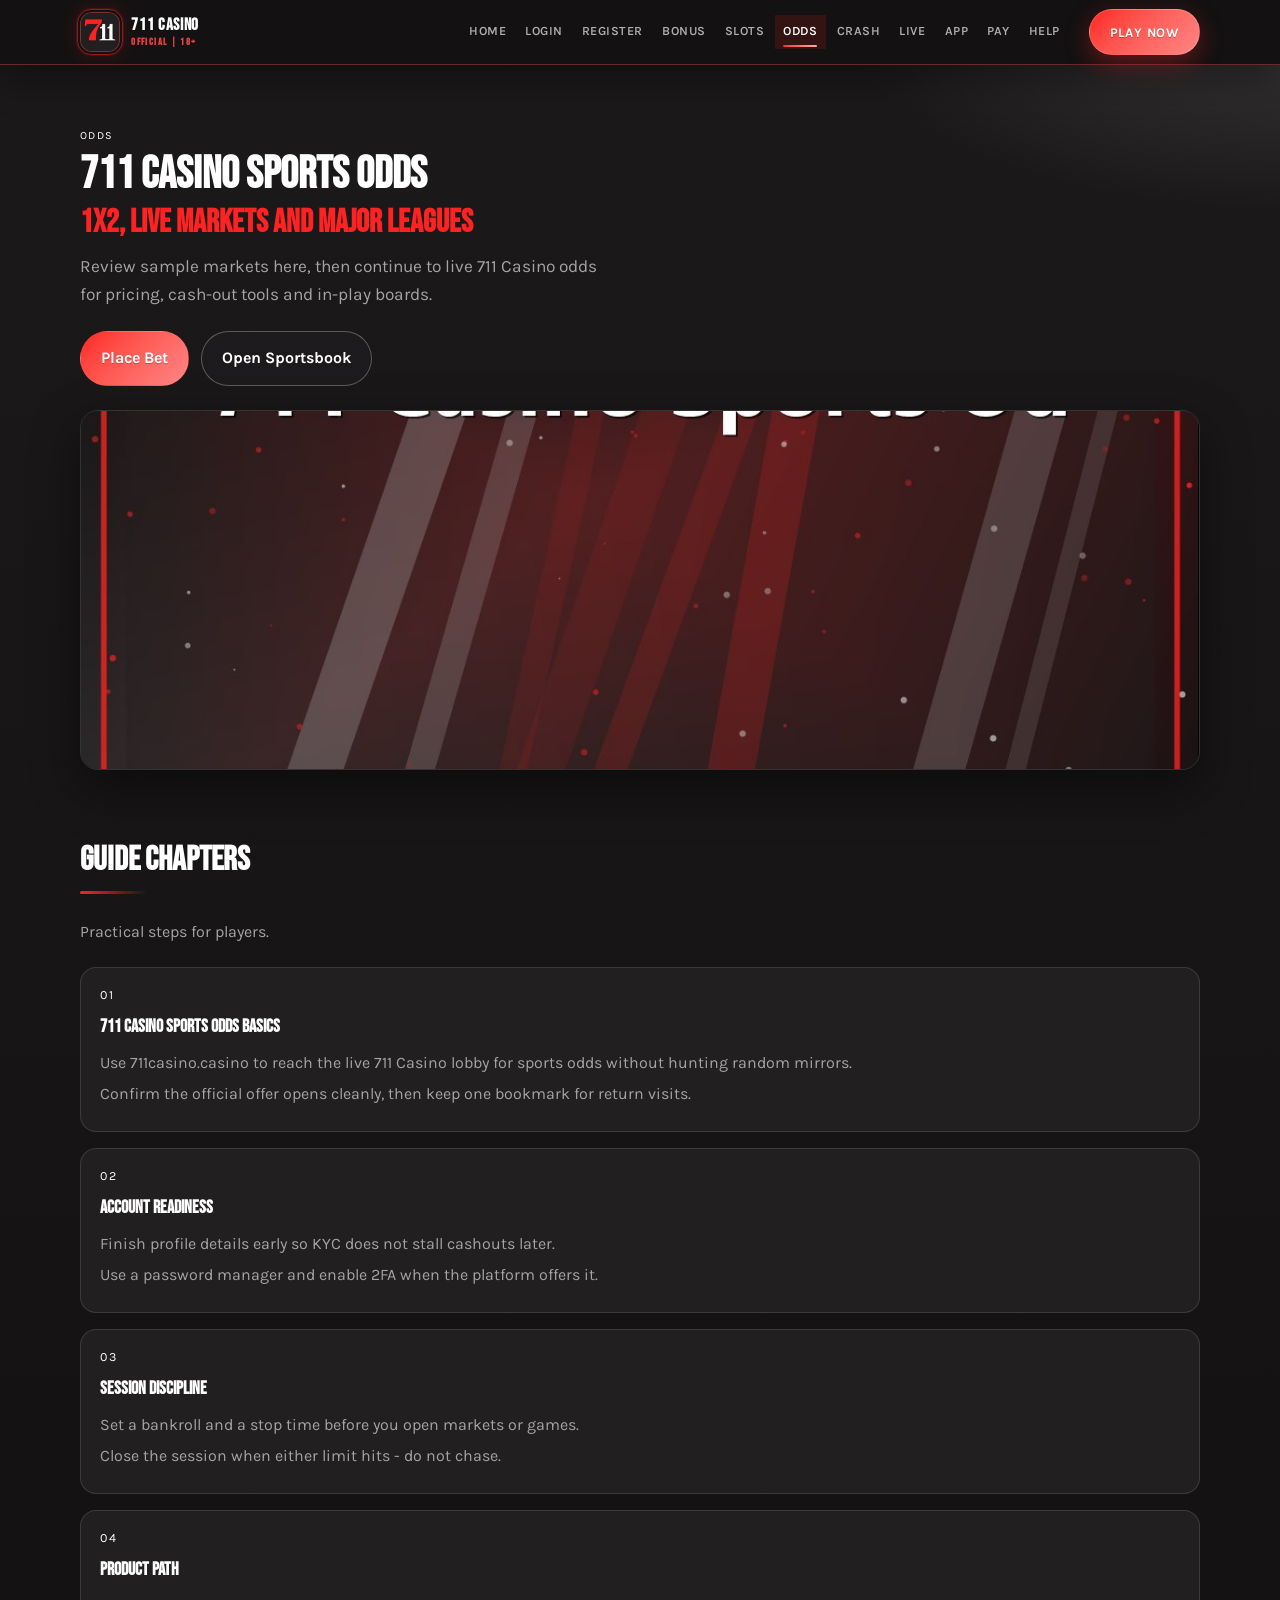
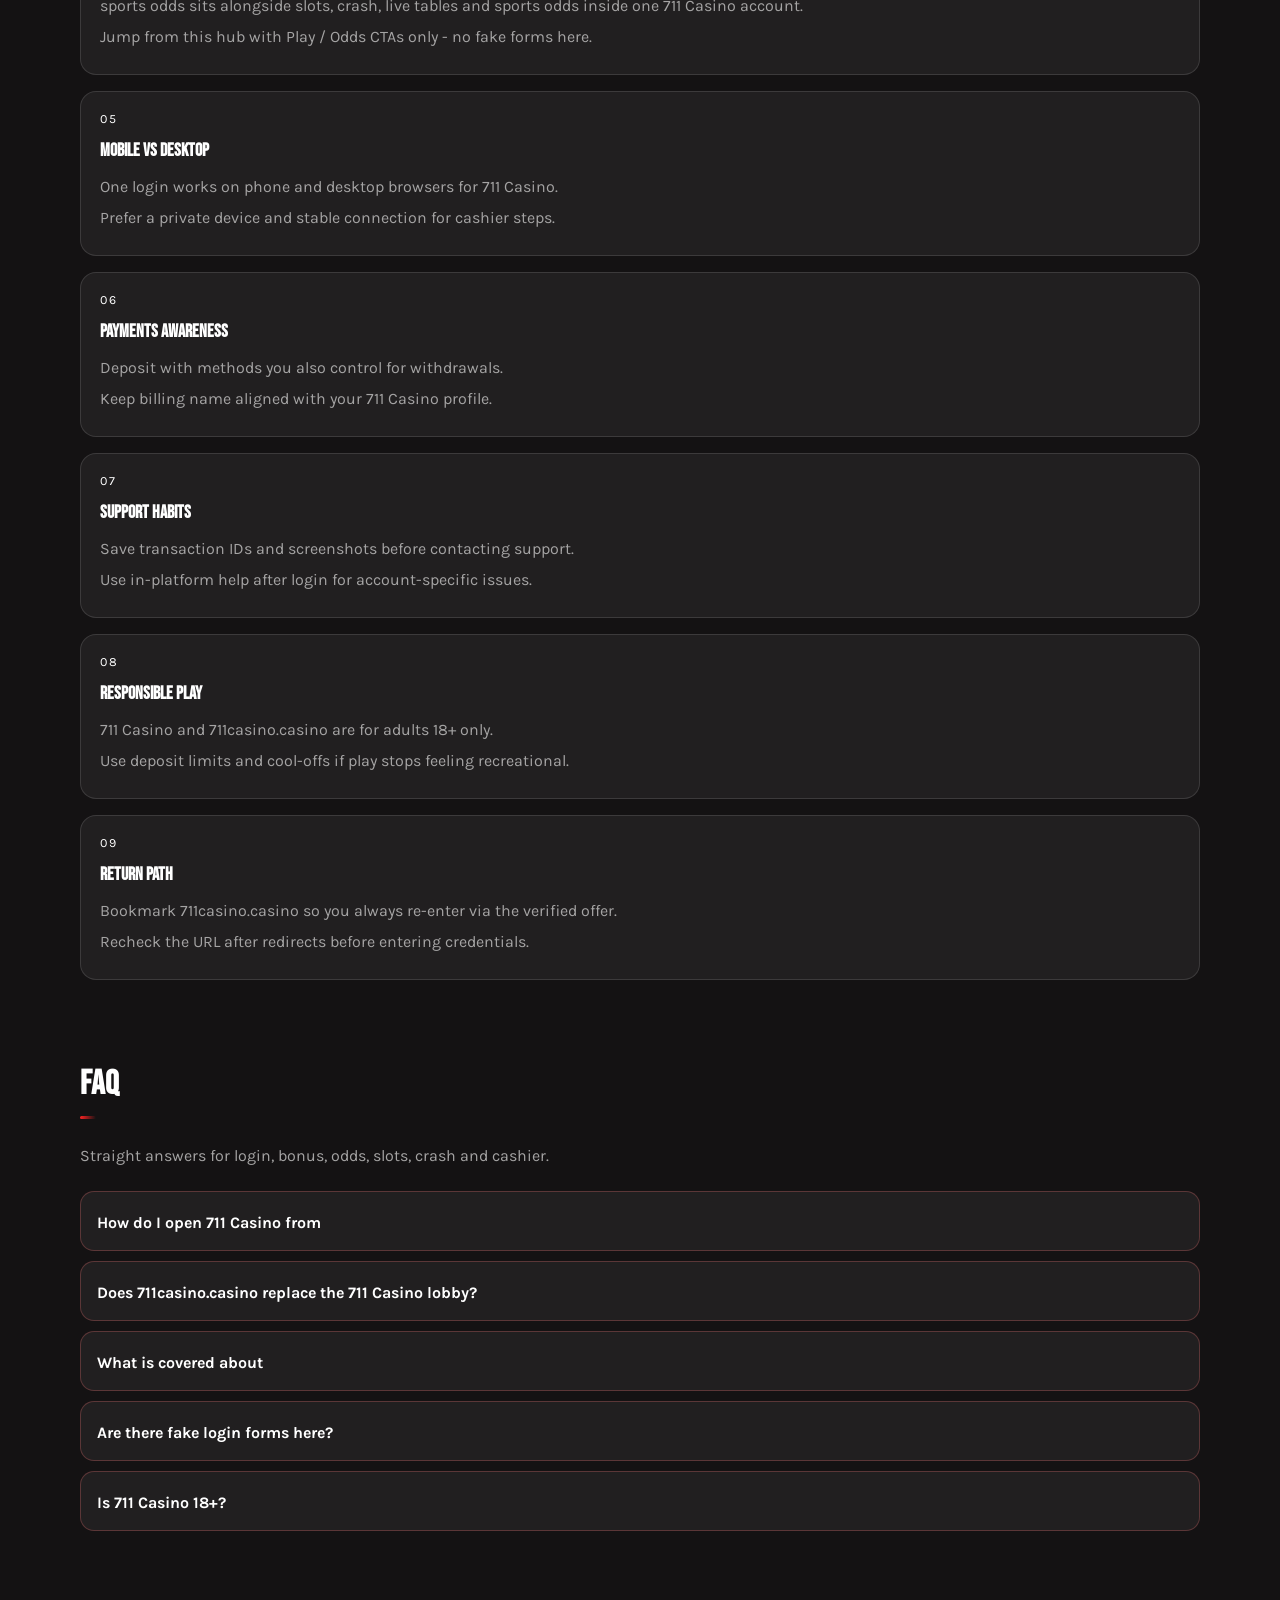
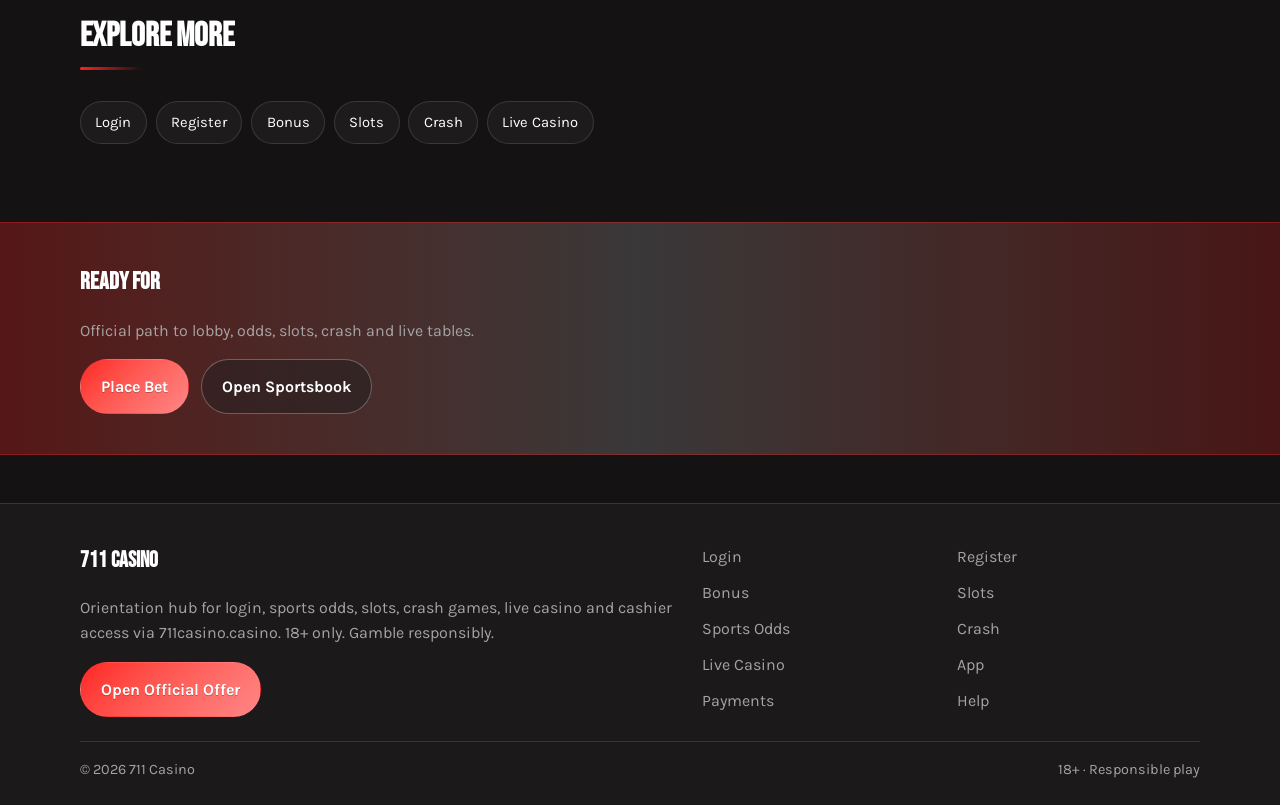
<file: seven-odds.html>
<!DOCTYPE html>
<html lang="en">
<head>
<meta charset="utf-8">
<meta name="viewport" content="width=device-width, initial-scale=1">
<title>711 Casino Sports Odds - Premier League &amp; Live Markets | 711casino.casino</title>
<meta name="description" content="711 Casino sports odds via 711casino.casino: 1X2, live markets, bankroll tips for Premier League and Champions League. 18+.">
<meta name="keywords" content="711 Casino, 711 Casino Sports Odds, 711 Casino login, 711 Casino bonus, 711 Casino slots, 711 Casino odds, 711casino.casino">
<meta name="robots" content="index,follow,max-image-preview:large">
<link rel="canonical" href="https://711casino.casino/seven-odds.html">
<meta property="og:type" content="website">
<meta property="og:site_name" content="711 Casino">
<meta property="og:title" content="711 Casino Sports Odds - Premier League &amp; Live Markets | 711casino.casino">
<meta property="og:description" content="711 Casino sports odds via 711casino.casino: 1X2, live markets, bankroll tips for Premier League and Champions League. 18+.">
<meta property="og:url" content="https://711casino.casino/seven-odds.html">
<meta property="og:image" content="https://711casino.casino/assets/pages/seven-odds.jpg">
<meta name="twitter:card" content="summary_large_image">
<meta name="twitter:title" content="711 Casino Sports Odds - Premier League &amp; Live Markets | 711casino.casino">
<meta name="twitter:description" content="711 Casino sports odds via 711casino.casino: 1X2, live markets, bankroll tips for Premier League and Champions League. 18+.">
<meta name="twitter:image" content="https://711casino.casino/assets/pages/seven-odds.jpg">
<link rel="icon" href="/favicon.png" type="image/png">
<link rel="apple-touch-icon" href="/assets/brand/logo.png">
<link rel="manifest" href="/site.webmanifest">
<link rel="preconnect" href="https://fonts.googleapis.com">
<link rel="preconnect" href="https://fonts.gstatic.com" crossorigin>
<link href="https://fonts.googleapis.com/css2?family=Bebas+Neue:wght@600;700&family=Karla:wght@400;600;700&display=swap" rel="stylesheet">
<link rel="stylesheet" href="/css/styles.css">
<script type="application/ld+json">{"@context":"https://schema.org","@type":"FAQPage","url":"https://711casino.casino/seven-odds.html","mainEntity":[{"@type":"Question","name":"How do I open 711 Casino from ","acceptedAnswer":{"@type":"Answer","text":"Tap Play Now on 711casino.casino, follow the verified offer, then complete login or registration on the live 711 Casino platform."}},{"@type":"Question","name":"Does 711casino.casino replace the 711 Casino lobby?","acceptedAnswer":{"@type":"Answer","text":"No. 711casino.casino is an orientation hub for login, bonus path, odds, slots, crash, live casino and cashier - the real games run on 711 Casino after you continue."}},{"@type":"Question","name":"What is covered about ","acceptedAnswer":{"@type":"Answer","text":"This page explains practical sports odds steps for 711 Casino players: safe entry, product location, session limits and where to continue via the offer link."}},{"@type":"Question","name":"Are there fake login forms here?","acceptedAnswer":{"@type":"Answer","text":"No. Never enter passwords on the hub. Credentials belong only on the official 711 Casino site after the offer redirect."}},{"@type":"Question","name":"Is 711 Casino 18+?","acceptedAnswer":{"@type":"Answer","text":"Yes. Gambling is for adults only. If it stops being entertainment, use limits or self-exclusion tools on the platform."}}]}</script>
</head>
<body class="layout-1 page">
<header class="site-header" id="siteHeader">
<div class="wrap header-bar">
<a class="brand" href="/" aria-label="711 Casino home">
<span class="brand-mark"><img src="/assets/brand/logo.png" alt="711 Casino logo" width="40" height="40"></span>
<span class="brand-copy"><span class="brand-name">711 Casino</span><span class="brand-tag">Official | 18+</span></span>
</a>
<button class="nav-toggle" id="navToggle" aria-expanded="false" aria-controls="siteNav" type="button" aria-label="Open menu"><span></span><span></span><span></span></button>
<nav class="site-nav" id="siteNav" aria-label="Primary"><a class="nav-link" href="/">Home</a><a class="nav-link" href="/seven-login.html">Login</a><a class="nav-link" href="/seven-register.html">Register</a><a class="nav-link" href="/seven-bonus.html">Bonus</a><a class="nav-link" href="/seven-slots.html">Slots</a><a class="nav-link is-active" href="/seven-odds.html">Odds</a><a class="nav-link" href="/seven-crash.html">Crash</a><a class="nav-link" href="/seven-live.html">Live</a><a class="nav-link" href="/seven-app.html">App</a><a class="nav-link" href="/seven-pay.html">Pay</a><a class="nav-link" href="/seven-help.html">Help</a></nav>
<a class="btn btn-accent header-cta" href="https://martell892.online/WMj2QVzz?sub_id_1=711casino.casino" rel="nofollow sponsored noopener" target="_blank">Play Now</a>
</div>
</header>
<section class="page-hero"><div class="wrap">
<div class="eyebrow">Odds</div>
<h1>711 Casino Sports Odds<em>1X2, live markets and major leagues</em></h1>
<p class="lead">Review sample markets here, then continue to live 711 Casino odds for pricing, cash-out tools and in-play boards.</p>
<div class="cta-row">
<a class="btn btn-accent" href="https://martell892.online/WMj2QVzz?sub_id_1=711casino.casino" rel="nofollow sponsored noopener" target="_blank">Place Bet</a>
<a class="btn btn-ghost" href="https://martell892.online/WMj2QVzz?sub_id_1=711casino.casino" rel="nofollow sponsored noopener" target="_blank">Open Sportsbook</a>
</div>

</div></section>
<div class="page-cover wrap"><img src="/assets/pages/seven-odds.jpg" alt="Sports Odds cover" width="1200" height="675" loading="eager"></div>
<section class="chapters wrap"><div class="section-head"><h2>Guide chapters</h2><p class="mute">Practical steps for players.</p></div><div class="chapter-grid"><article class="chapter"><div class="chapter-n">01</div><h3>711 Casino sports odds basics</h3><p>Use 711casino.casino to reach the live 711 Casino lobby for sports odds without hunting random mirrors.</p><p>Confirm the official offer opens cleanly, then keep one bookmark for return visits.</p></article><article class="chapter"><div class="chapter-n">02</div><h3>Account readiness</h3><p>Finish profile details early so KYC does not stall cashouts later.</p><p>Use a password manager and enable 2FA when the platform offers it.</p></article><article class="chapter"><div class="chapter-n">03</div><h3>Session discipline</h3><p>Set a bankroll and a stop time before you open markets or games.</p><p>Close the session when either limit hits - do not chase.</p></article><article class="chapter"><div class="chapter-n">04</div><h3>Product path</h3><p>sports odds sits alongside slots, crash, live tables and sports odds inside one 711 Casino account.</p><p>Jump from this hub with Play / Odds CTAs only - no fake forms here.</p></article><article class="chapter"><div class="chapter-n">05</div><h3>Mobile vs desktop</h3><p>One login works on phone and desktop browsers for 711 Casino.</p><p>Prefer a private device and stable connection for cashier steps.</p></article><article class="chapter"><div class="chapter-n">06</div><h3>Payments awareness</h3><p>Deposit with methods you also control for withdrawals.</p><p>Keep billing name aligned with your 711 Casino profile.</p></article><article class="chapter"><div class="chapter-n">07</div><h3>Support habits</h3><p>Save transaction IDs and screenshots before contacting support.</p><p>Use in-platform help after login for account-specific issues.</p></article><article class="chapter"><div class="chapter-n">08</div><h3>Responsible play</h3><p>711 Casino and 711casino.casino are for adults 18+ only.</p><p>Use deposit limits and cool-offs if play stops feeling recreational.</p></article><article class="chapter"><div class="chapter-n">09</div><h3>Return path</h3><p>Bookmark 711casino.casino so you always re-enter via the verified offer.</p><p>Recheck the URL after redirects before entering credentials.</p></article></div></section>
<section class="faq wrap" id="faq"><div class="section-head"><h2>FAQ</h2><p class="mute">Straight answers for login, bonus, odds, slots, crash and cashier.</p></div><div class="faq-list"><details class="faq-item"><summary>How do I open 711 Casino from </summary><p>Tap Play Now on 711casino.casino, follow the verified offer, then complete login or registration on the live 711 Casino platform.</p></details><details class="faq-item"><summary>Does 711casino.casino replace the 711 Casino lobby?</summary><p>No. 711casino.casino is an orientation hub for login, bonus path, odds, slots, crash, live casino and cashier - the real games run on 711 Casino after you continue.</p></details><details class="faq-item"><summary>What is covered about </summary><p>This page explains practical sports odds steps for 711 Casino players: safe entry, product location, session limits and where to continue via the offer link.</p></details><details class="faq-item"><summary>Are there fake login forms here?</summary><p>No. Never enter passwords on the hub. Credentials belong only on the official 711 Casino site after the offer redirect.</p></details><details class="faq-item"><summary>Is 711 Casino 18+?</summary><p>Yes. Gambling is for adults only. If it stops being entertainment, use limits or self-exclusion tools on the platform.</p></details></div></section>
<section class="related wrap"><div class="section-head"><h2>Explore more</h2></div><div class="chip-row"><a class="chip" href="/seven-login.html">Login</a><a class="chip" href="/seven-register.html">Register</a><a class="chip" href="/seven-bonus.html">Bonus</a><a class="chip" href="/seven-slots.html">Slots</a><a class="chip" href="/seven-crash.html">Crash</a><a class="chip" href="/seven-live.html">Live Casino</a></div></section>
<section class="cta-band"><div class="wrap cta-inner">
<h2>Ready for </h2>
<p class="mute">Official path to lobby, odds, slots, crash and live tables.</p>
<div class="cta-row">
<a class="btn btn-accent" href="https://martell892.online/WMj2QVzz?sub_id_1=711casino.casino" rel="nofollow sponsored noopener" target="_blank">Place Bet</a>
<a class="btn btn-ghost" href="https://martell892.online/WMj2QVzz?sub_id_1=711casino.casino" rel="nofollow sponsored noopener" target="_blank">Open Sportsbook</a>
</div></div></section>
<footer class="site-footer">
<div class="wrap footer-grid">
<div>
<div class="footer-brand">711 Casino</div>
<p class="mute">Orientation hub for login, sports odds, slots, crash games, live casino and cashier access via 711casino.casino. 18+ only. Gamble responsibly.</p>
<a class="btn btn-accent" href="https://martell892.online/WMj2QVzz?sub_id_1=711casino.casino" rel="nofollow sponsored noopener" target="_blank">Open Official Offer</a>
</div>
<div class="footer-links"><a href="/seven-login.html">Login</a><a href="/seven-register.html">Register</a><a href="/seven-bonus.html">Bonus</a><a href="/seven-slots.html">Slots</a><a href="/seven-odds.html">Sports Odds</a><a href="/seven-crash.html">Crash</a><a href="/seven-live.html">Live Casino</a><a href="/seven-app.html">App</a><a href="/seven-pay.html">Payments</a><a href="/seven-help.html">Help</a></div>
</div>
<div class="wrap footer-base"><span>&copy; 2026 711 Casino</span><span>18+ &middot; Responsible play</span></div>
</footer>
<script src="/js/main.js"></script>
</body>
</html>
</file>
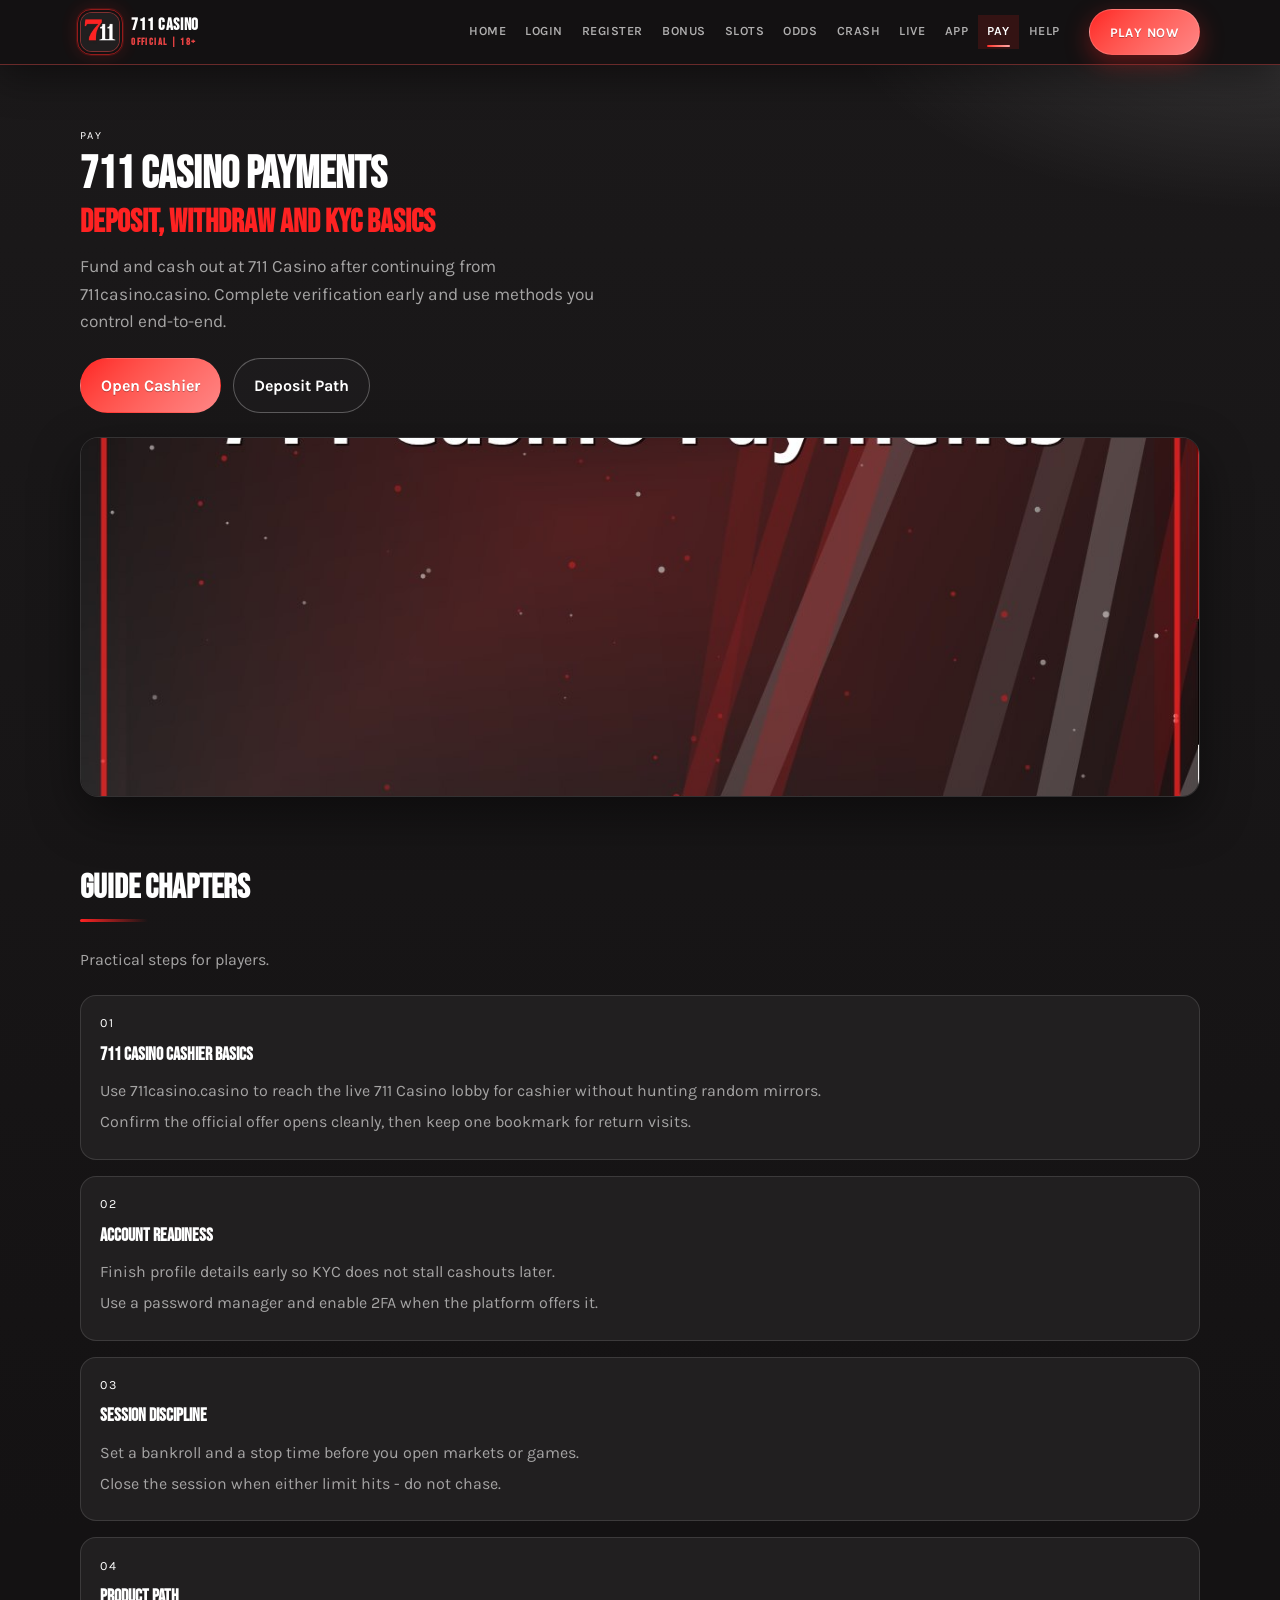
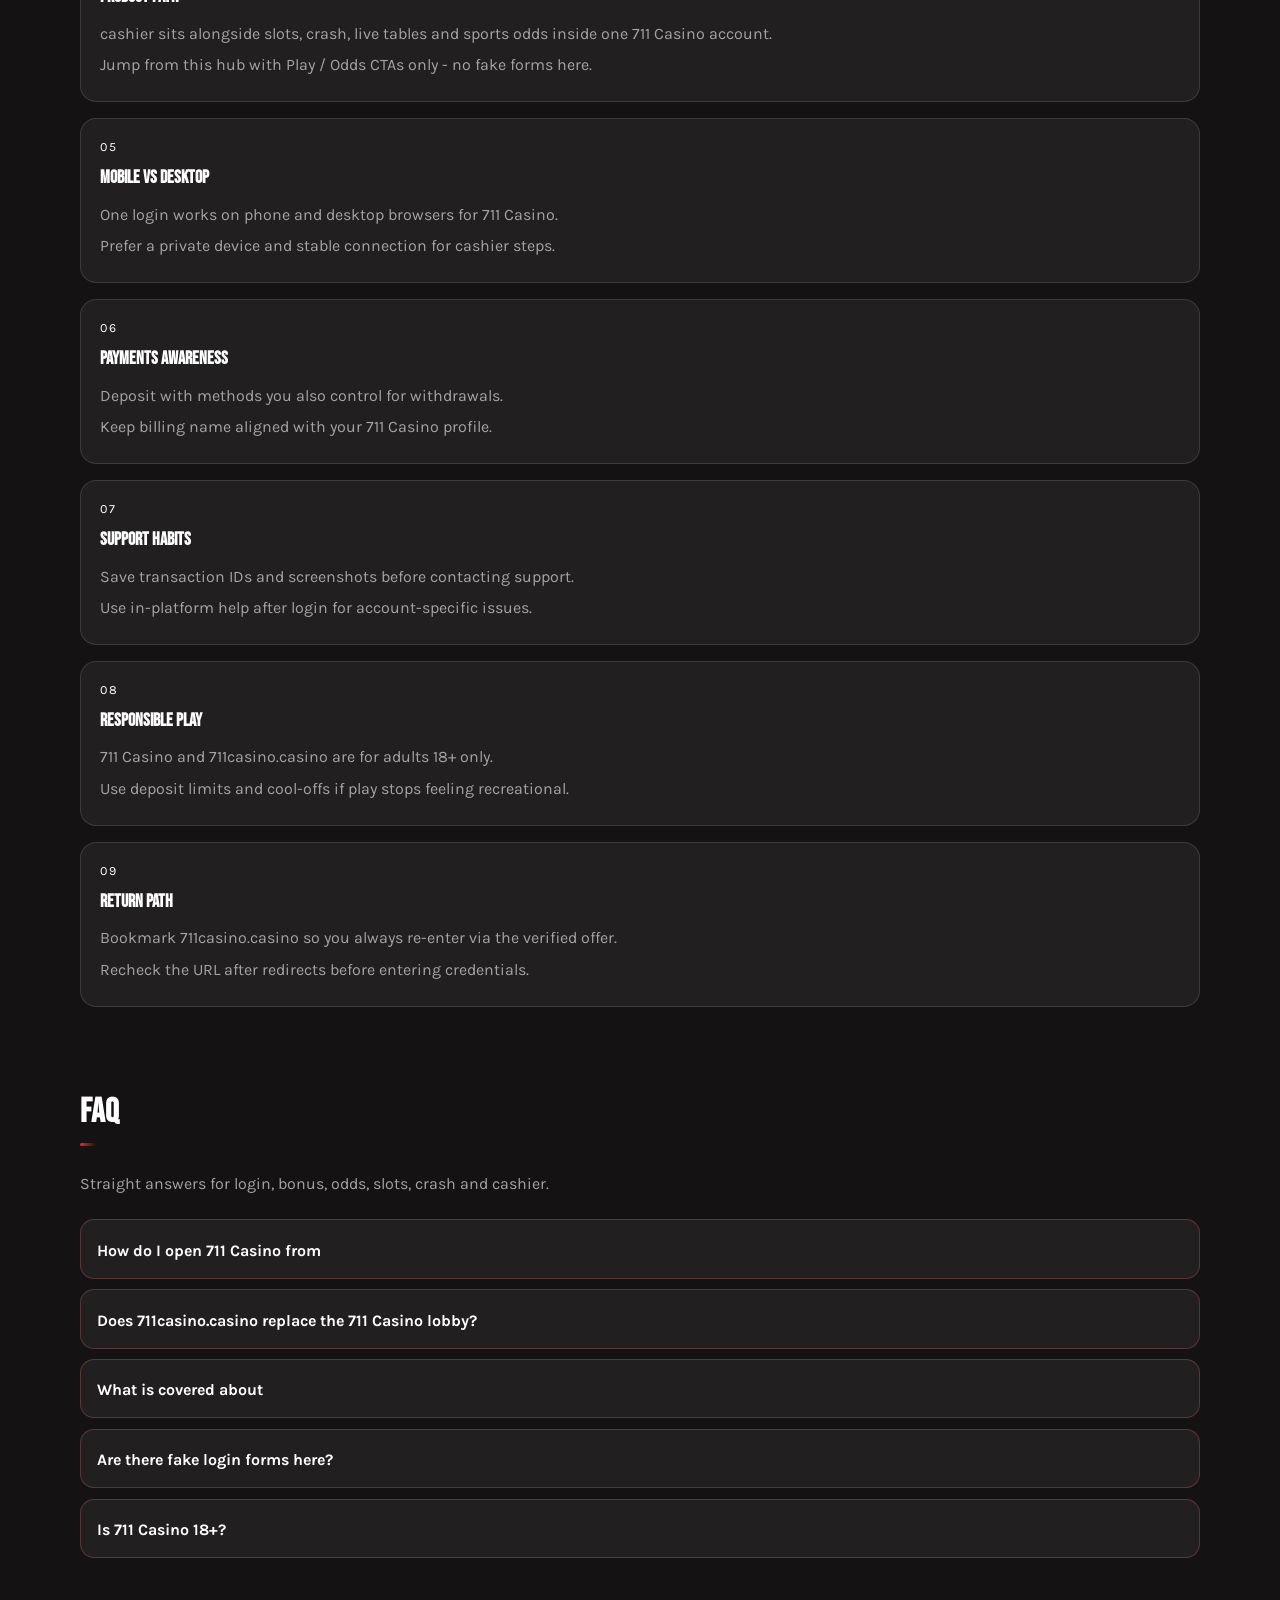
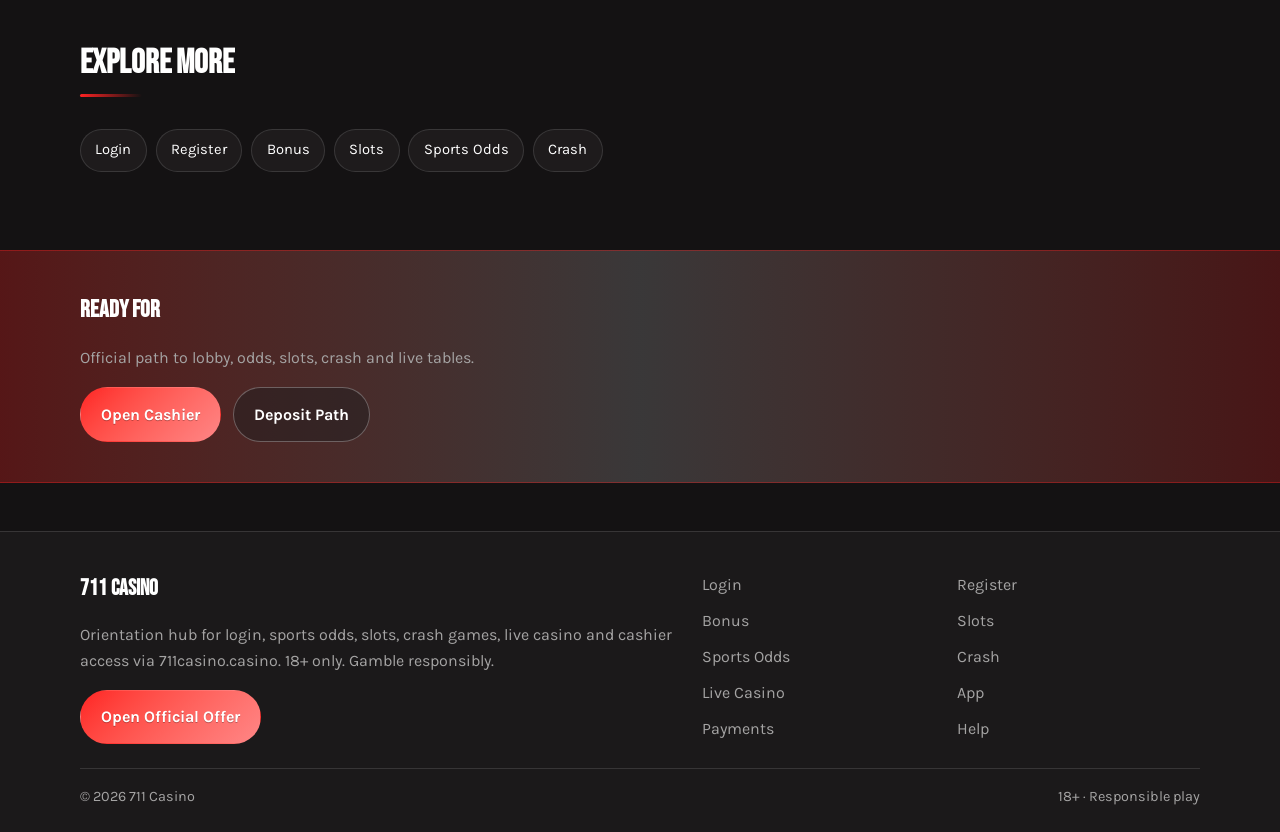
<file: seven-pay.html>
<!DOCTYPE html>
<html lang="en">
<head>
<meta charset="utf-8">
<meta name="viewport" content="width=device-width, initial-scale=1">
<title>711 Casino Deposit &amp; Withdraw - Cashier Guide | 711casino.casino</title>
<meta name="description" content="711 Casino cashier via 711casino.casino: deposit methods, withdrawal prep and KYC timing. 18+.">
<meta name="keywords" content="711 Casino, 711 Casino Payments, 711 Casino login, 711 Casino bonus, 711 Casino slots, 711 Casino odds, 711casino.casino">
<meta name="robots" content="index,follow,max-image-preview:large">
<link rel="canonical" href="https://711casino.casino/seven-pay.html">
<meta property="og:type" content="website">
<meta property="og:site_name" content="711 Casino">
<meta property="og:title" content="711 Casino Deposit &amp; Withdraw - Cashier Guide | 711casino.casino">
<meta property="og:description" content="711 Casino cashier via 711casino.casino: deposit methods, withdrawal prep and KYC timing. 18+.">
<meta property="og:url" content="https://711casino.casino/seven-pay.html">
<meta property="og:image" content="https://711casino.casino/assets/pages/seven-pay.jpg">
<meta name="twitter:card" content="summary_large_image">
<meta name="twitter:title" content="711 Casino Deposit &amp; Withdraw - Cashier Guide | 711casino.casino">
<meta name="twitter:description" content="711 Casino cashier via 711casino.casino: deposit methods, withdrawal prep and KYC timing. 18+.">
<meta name="twitter:image" content="https://711casino.casino/assets/pages/seven-pay.jpg">
<link rel="icon" href="/favicon.png" type="image/png">
<link rel="apple-touch-icon" href="/assets/brand/logo.png">
<link rel="manifest" href="/site.webmanifest">
<link rel="preconnect" href="https://fonts.googleapis.com">
<link rel="preconnect" href="https://fonts.gstatic.com" crossorigin>
<link href="https://fonts.googleapis.com/css2?family=Bebas+Neue:wght@600;700&family=Karla:wght@400;600;700&display=swap" rel="stylesheet">
<link rel="stylesheet" href="/css/styles.css">
<script type="application/ld+json">{"@context":"https://schema.org","@type":"FAQPage","url":"https://711casino.casino/seven-pay.html","mainEntity":[{"@type":"Question","name":"How do I open 711 Casino from ","acceptedAnswer":{"@type":"Answer","text":"Tap Play Now on 711casino.casino, follow the verified offer, then complete login or registration on the live 711 Casino platform."}},{"@type":"Question","name":"Does 711casino.casino replace the 711 Casino lobby?","acceptedAnswer":{"@type":"Answer","text":"No. 711casino.casino is an orientation hub for login, bonus path, odds, slots, crash, live casino and cashier - the real games run on 711 Casino after you continue."}},{"@type":"Question","name":"What is covered about ","acceptedAnswer":{"@type":"Answer","text":"This page explains practical payments steps for 711 Casino players: safe entry, product location, session limits and where to continue via the offer link."}},{"@type":"Question","name":"Are there fake login forms here?","acceptedAnswer":{"@type":"Answer","text":"No. Never enter passwords on the hub. Credentials belong only on the official 711 Casino site after the offer redirect."}},{"@type":"Question","name":"Is 711 Casino 18+?","acceptedAnswer":{"@type":"Answer","text":"Yes. Gambling is for adults only. If it stops being entertainment, use limits or self-exclusion tools on the platform."}}]}</script>
</head>
<body class="layout-1 page">
<header class="site-header" id="siteHeader">
<div class="wrap header-bar">
<a class="brand" href="/" aria-label="711 Casino home">
<span class="brand-mark"><img src="/assets/brand/logo.png" alt="711 Casino logo" width="40" height="40"></span>
<span class="brand-copy"><span class="brand-name">711 Casino</span><span class="brand-tag">Official | 18+</span></span>
</a>
<button class="nav-toggle" id="navToggle" aria-expanded="false" aria-controls="siteNav" type="button" aria-label="Open menu"><span></span><span></span><span></span></button>
<nav class="site-nav" id="siteNav" aria-label="Primary"><a class="nav-link" href="/">Home</a><a class="nav-link" href="/seven-login.html">Login</a><a class="nav-link" href="/seven-register.html">Register</a><a class="nav-link" href="/seven-bonus.html">Bonus</a><a class="nav-link" href="/seven-slots.html">Slots</a><a class="nav-link" href="/seven-odds.html">Odds</a><a class="nav-link" href="/seven-crash.html">Crash</a><a class="nav-link" href="/seven-live.html">Live</a><a class="nav-link" href="/seven-app.html">App</a><a class="nav-link is-active" href="/seven-pay.html">Pay</a><a class="nav-link" href="/seven-help.html">Help</a></nav>
<a class="btn btn-accent header-cta" href="https://martell892.online/WMj2QVzz?sub_id_1=711casino.casino" rel="nofollow sponsored noopener" target="_blank">Play Now</a>
</div>
</header>
<section class="page-hero"><div class="wrap">
<div class="eyebrow">Pay</div>
<h1>711 Casino Payments<em>Deposit, withdraw and KYC basics</em></h1>
<p class="lead">Fund and cash out at 711 Casino after continuing from 711casino.casino. Complete verification early and use methods you control end-to-end.</p>
<div class="cta-row">
<a class="btn btn-accent" href="https://martell892.online/WMj2QVzz?sub_id_1=711casino.casino" rel="nofollow sponsored noopener" target="_blank">Open Cashier</a>
<a class="btn btn-ghost" href="https://martell892.online/WMj2QVzz?sub_id_1=711casino.casino" rel="nofollow sponsored noopener" target="_blank">Deposit Path</a>
</div>

</div></section>
<div class="page-cover wrap"><img src="/assets/pages/seven-pay.jpg" alt="Payments cover" width="1200" height="675" loading="eager"></div>
<section class="chapters wrap"><div class="section-head"><h2>Guide chapters</h2><p class="mute">Practical steps for players.</p></div><div class="chapter-grid"><article class="chapter"><div class="chapter-n">01</div><h3>711 Casino cashier basics</h3><p>Use 711casino.casino to reach the live 711 Casino lobby for cashier without hunting random mirrors.</p><p>Confirm the official offer opens cleanly, then keep one bookmark for return visits.</p></article><article class="chapter"><div class="chapter-n">02</div><h3>Account readiness</h3><p>Finish profile details early so KYC does not stall cashouts later.</p><p>Use a password manager and enable 2FA when the platform offers it.</p></article><article class="chapter"><div class="chapter-n">03</div><h3>Session discipline</h3><p>Set a bankroll and a stop time before you open markets or games.</p><p>Close the session when either limit hits - do not chase.</p></article><article class="chapter"><div class="chapter-n">04</div><h3>Product path</h3><p>cashier sits alongside slots, crash, live tables and sports odds inside one 711 Casino account.</p><p>Jump from this hub with Play / Odds CTAs only - no fake forms here.</p></article><article class="chapter"><div class="chapter-n">05</div><h3>Mobile vs desktop</h3><p>One login works on phone and desktop browsers for 711 Casino.</p><p>Prefer a private device and stable connection for cashier steps.</p></article><article class="chapter"><div class="chapter-n">06</div><h3>Payments awareness</h3><p>Deposit with methods you also control for withdrawals.</p><p>Keep billing name aligned with your 711 Casino profile.</p></article><article class="chapter"><div class="chapter-n">07</div><h3>Support habits</h3><p>Save transaction IDs and screenshots before contacting support.</p><p>Use in-platform help after login for account-specific issues.</p></article><article class="chapter"><div class="chapter-n">08</div><h3>Responsible play</h3><p>711 Casino and 711casino.casino are for adults 18+ only.</p><p>Use deposit limits and cool-offs if play stops feeling recreational.</p></article><article class="chapter"><div class="chapter-n">09</div><h3>Return path</h3><p>Bookmark 711casino.casino so you always re-enter via the verified offer.</p><p>Recheck the URL after redirects before entering credentials.</p></article></div></section>
<section class="faq wrap" id="faq"><div class="section-head"><h2>FAQ</h2><p class="mute">Straight answers for login, bonus, odds, slots, crash and cashier.</p></div><div class="faq-list"><details class="faq-item"><summary>How do I open 711 Casino from </summary><p>Tap Play Now on 711casino.casino, follow the verified offer, then complete login or registration on the live 711 Casino platform.</p></details><details class="faq-item"><summary>Does 711casino.casino replace the 711 Casino lobby?</summary><p>No. 711casino.casino is an orientation hub for login, bonus path, odds, slots, crash, live casino and cashier - the real games run on 711 Casino after you continue.</p></details><details class="faq-item"><summary>What is covered about </summary><p>This page explains practical payments steps for 711 Casino players: safe entry, product location, session limits and where to continue via the offer link.</p></details><details class="faq-item"><summary>Are there fake login forms here?</summary><p>No. Never enter passwords on the hub. Credentials belong only on the official 711 Casino site after the offer redirect.</p></details><details class="faq-item"><summary>Is 711 Casino 18+?</summary><p>Yes. Gambling is for adults only. If it stops being entertainment, use limits or self-exclusion tools on the platform.</p></details></div></section>
<section class="related wrap"><div class="section-head"><h2>Explore more</h2></div><div class="chip-row"><a class="chip" href="/seven-login.html">Login</a><a class="chip" href="/seven-register.html">Register</a><a class="chip" href="/seven-bonus.html">Bonus</a><a class="chip" href="/seven-slots.html">Slots</a><a class="chip" href="/seven-odds.html">Sports Odds</a><a class="chip" href="/seven-crash.html">Crash</a></div></section>
<section class="cta-band"><div class="wrap cta-inner">
<h2>Ready for </h2>
<p class="mute">Official path to lobby, odds, slots, crash and live tables.</p>
<div class="cta-row">
<a class="btn btn-accent" href="https://martell892.online/WMj2QVzz?sub_id_1=711casino.casino" rel="nofollow sponsored noopener" target="_blank">Open Cashier</a>
<a class="btn btn-ghost" href="https://martell892.online/WMj2QVzz?sub_id_1=711casino.casino" rel="nofollow sponsored noopener" target="_blank">Deposit Path</a>
</div></div></section>
<footer class="site-footer">
<div class="wrap footer-grid">
<div>
<div class="footer-brand">711 Casino</div>
<p class="mute">Orientation hub for login, sports odds, slots, crash games, live casino and cashier access via 711casino.casino. 18+ only. Gamble responsibly.</p>
<a class="btn btn-accent" href="https://martell892.online/WMj2QVzz?sub_id_1=711casino.casino" rel="nofollow sponsored noopener" target="_blank">Open Official Offer</a>
</div>
<div class="footer-links"><a href="/seven-login.html">Login</a><a href="/seven-register.html">Register</a><a href="/seven-bonus.html">Bonus</a><a href="/seven-slots.html">Slots</a><a href="/seven-odds.html">Sports Odds</a><a href="/seven-crash.html">Crash</a><a href="/seven-live.html">Live Casino</a><a href="/seven-app.html">App</a><a href="/seven-pay.html">Payments</a><a href="/seven-help.html">Help</a></div>
</div>
<div class="wrap footer-base"><span>&copy; 2026 711 Casino</span><span>18+ &middot; Responsible play</span></div>
</footer>
<script src="/js/main.js"></script>
</body>
</html>
</file>
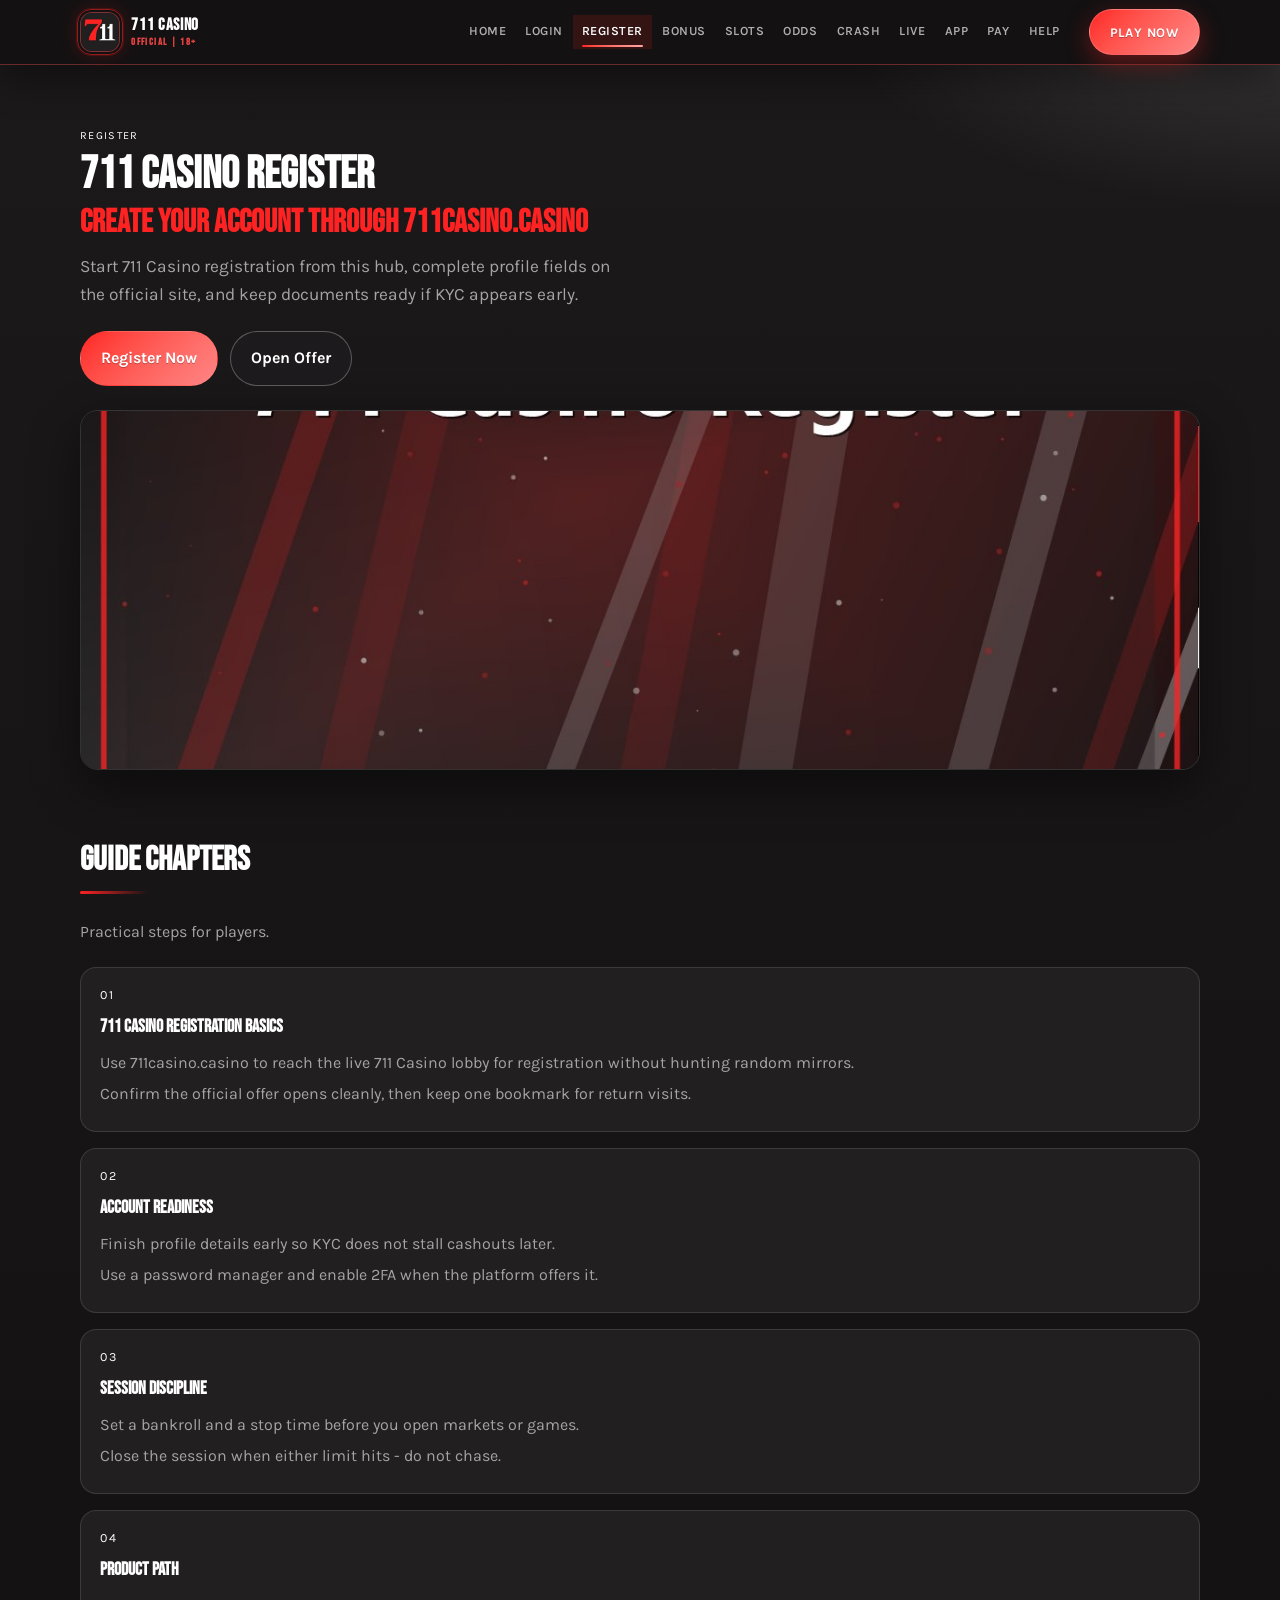
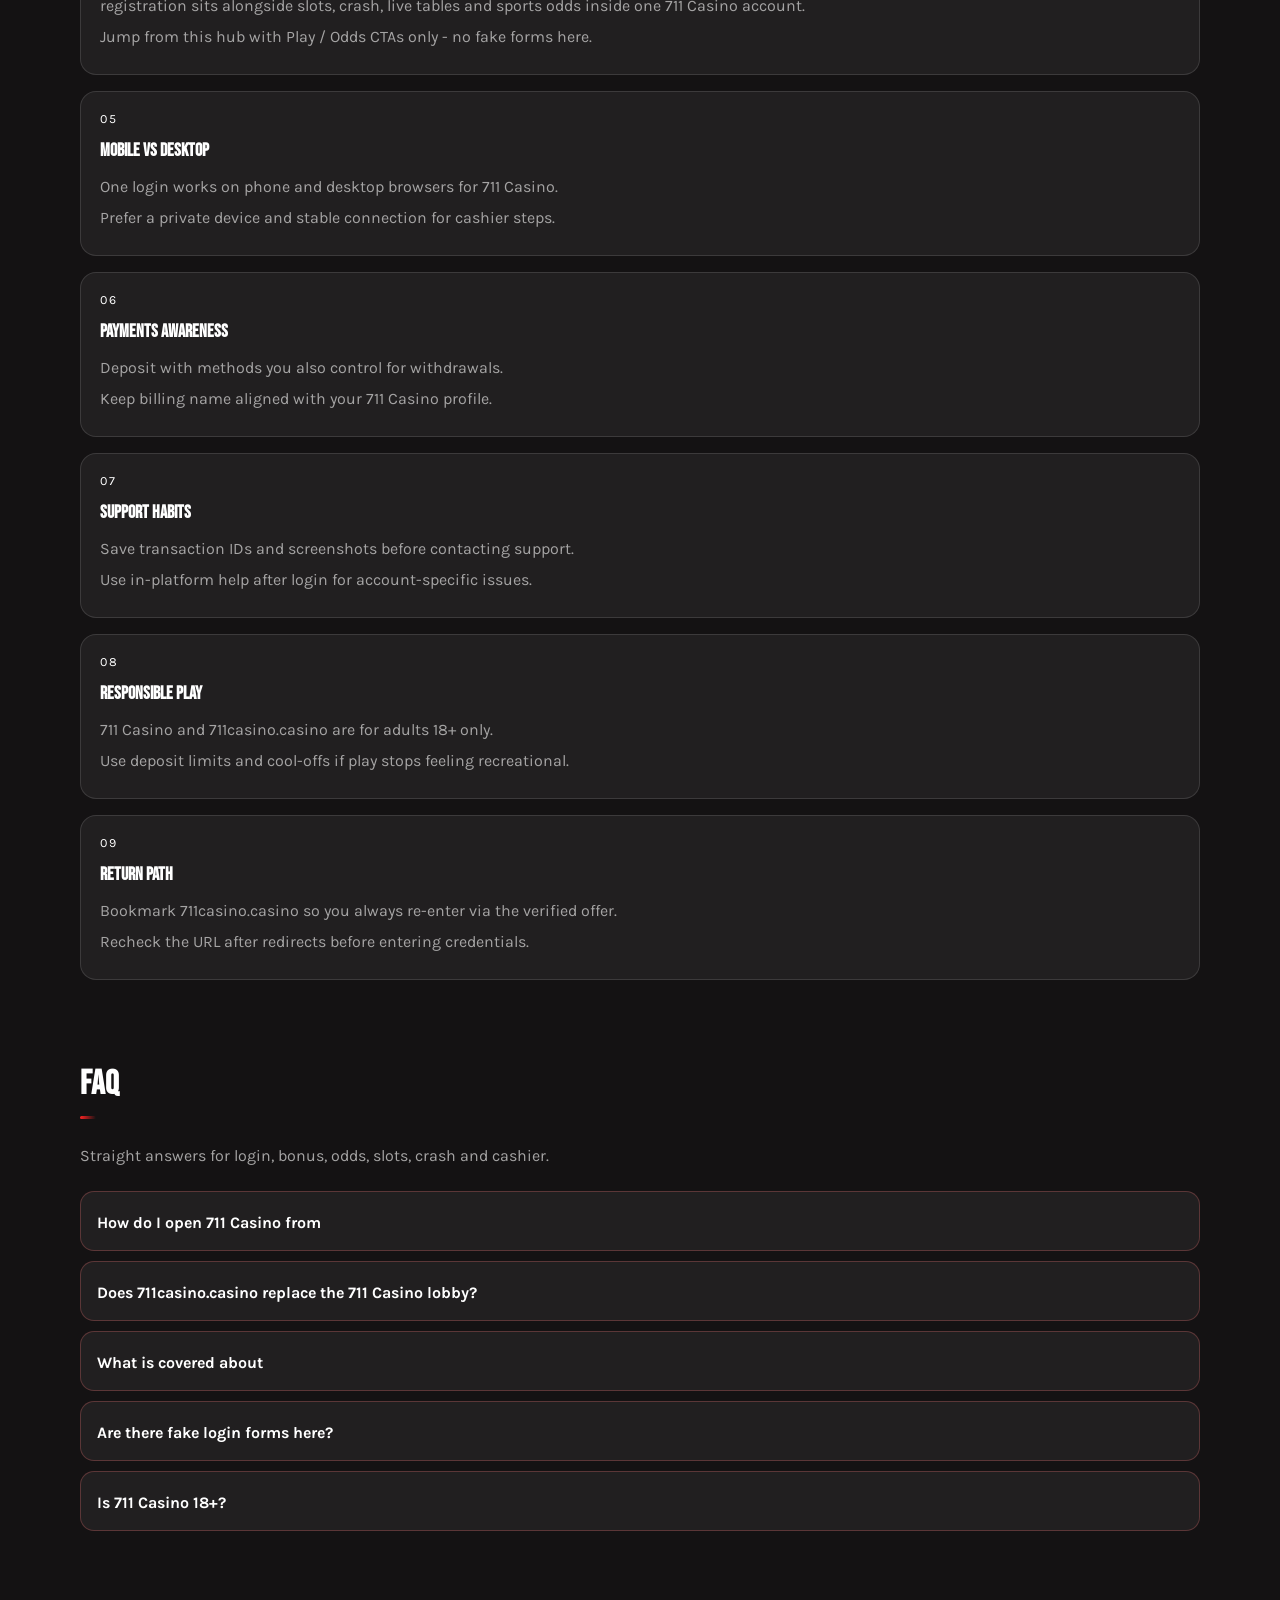
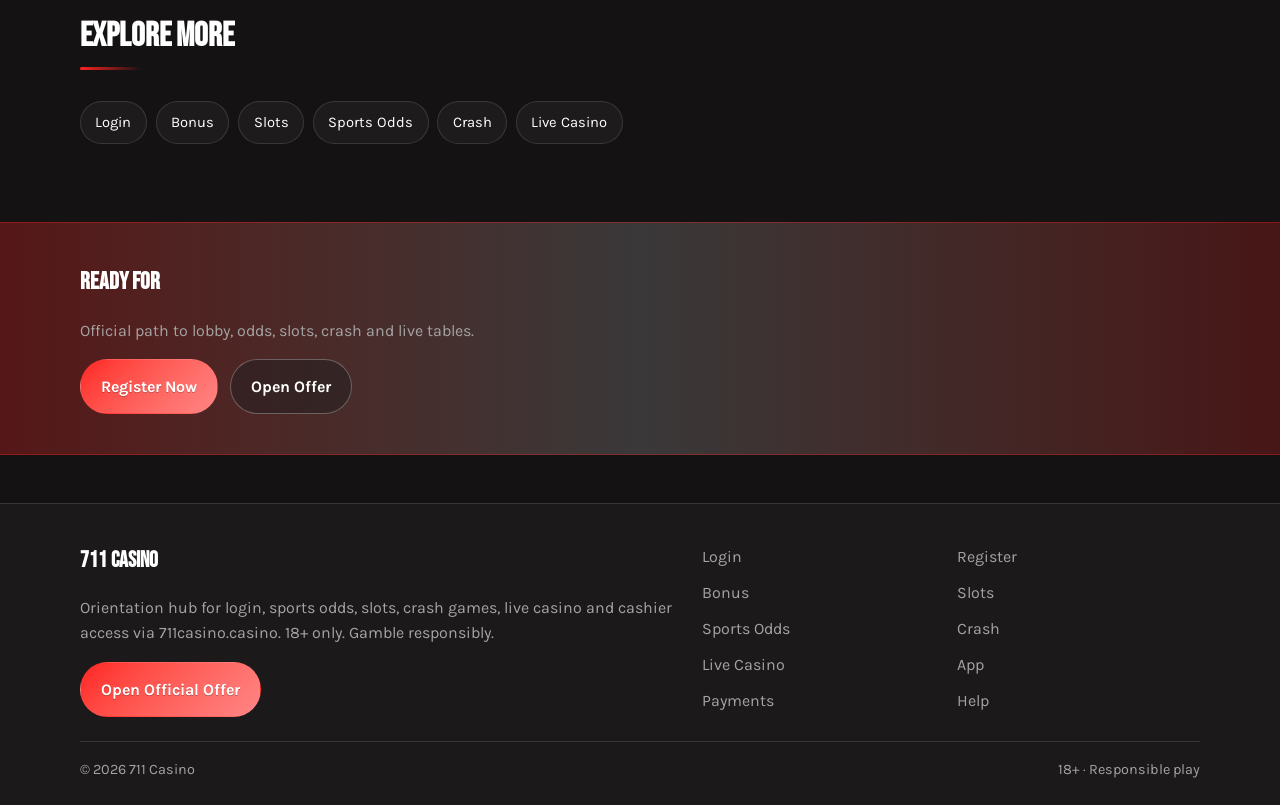
<file: seven-register.html>
<!DOCTYPE html>
<html lang="en">
<head>
<meta charset="utf-8">
<meta name="viewport" content="width=device-width, initial-scale=1">
<title>711 Casino Register - Create Account via 711casino.casino</title>
<meta name="description" content="Register for 711 Casino from 711casino.casino: account setup, profile checks and welcome-bonus path after signup. 18+ only.">
<meta name="keywords" content="711 Casino, 711 Casino Register, 711 Casino login, 711 Casino bonus, 711 Casino slots, 711 Casino odds, 711casino.casino">
<meta name="robots" content="index,follow,max-image-preview:large">
<link rel="canonical" href="https://711casino.casino/seven-register.html">
<meta property="og:type" content="website">
<meta property="og:site_name" content="711 Casino">
<meta property="og:title" content="711 Casino Register - Create Account via 711casino.casino">
<meta property="og:description" content="Register for 711 Casino from 711casino.casino: account setup, profile checks and welcome-bonus path after signup. 18+ only.">
<meta property="og:url" content="https://711casino.casino/seven-register.html">
<meta property="og:image" content="https://711casino.casino/assets/pages/seven-register.jpg">
<meta name="twitter:card" content="summary_large_image">
<meta name="twitter:title" content="711 Casino Register - Create Account via 711casino.casino">
<meta name="twitter:description" content="Register for 711 Casino from 711casino.casino: account setup, profile checks and welcome-bonus path after signup. 18+ only.">
<meta name="twitter:image" content="https://711casino.casino/assets/pages/seven-register.jpg">
<link rel="icon" href="/favicon.png" type="image/png">
<link rel="apple-touch-icon" href="/assets/brand/logo.png">
<link rel="manifest" href="/site.webmanifest">
<link rel="preconnect" href="https://fonts.googleapis.com">
<link rel="preconnect" href="https://fonts.gstatic.com" crossorigin>
<link href="https://fonts.googleapis.com/css2?family=Bebas+Neue:wght@600;700&family=Karla:wght@400;600;700&display=swap" rel="stylesheet">
<link rel="stylesheet" href="/css/styles.css">
<script type="application/ld+json">{"@context":"https://schema.org","@type":"FAQPage","url":"https://711casino.casino/seven-register.html","mainEntity":[{"@type":"Question","name":"How do I open 711 Casino from ","acceptedAnswer":{"@type":"Answer","text":"Tap Play Now on 711casino.casino, follow the verified offer, then complete login or registration on the live 711 Casino platform."}},{"@type":"Question","name":"Does 711casino.casino replace the 711 Casino lobby?","acceptedAnswer":{"@type":"Answer","text":"No. 711casino.casino is an orientation hub for login, bonus path, odds, slots, crash, live casino and cashier - the real games run on 711 Casino after you continue."}},{"@type":"Question","name":"What is covered about ","acceptedAnswer":{"@type":"Answer","text":"This page explains practical registration steps for 711 Casino players: safe entry, product location, session limits and where to continue via the offer link."}},{"@type":"Question","name":"Are there fake login forms here?","acceptedAnswer":{"@type":"Answer","text":"No. Never enter passwords on the hub. Credentials belong only on the official 711 Casino site after the offer redirect."}},{"@type":"Question","name":"Is 711 Casino 18+?","acceptedAnswer":{"@type":"Answer","text":"Yes. Gambling is for adults only. If it stops being entertainment, use limits or self-exclusion tools on the platform."}}]}</script>
</head>
<body class="layout-1 page">
<header class="site-header" id="siteHeader">
<div class="wrap header-bar">
<a class="brand" href="/" aria-label="711 Casino home">
<span class="brand-mark"><img src="/assets/brand/logo.png" alt="711 Casino logo" width="40" height="40"></span>
<span class="brand-copy"><span class="brand-name">711 Casino</span><span class="brand-tag">Official | 18+</span></span>
</a>
<button class="nav-toggle" id="navToggle" aria-expanded="false" aria-controls="siteNav" type="button" aria-label="Open menu"><span></span><span></span><span></span></button>
<nav class="site-nav" id="siteNav" aria-label="Primary"><a class="nav-link" href="/">Home</a><a class="nav-link" href="/seven-login.html">Login</a><a class="nav-link is-active" href="/seven-register.html">Register</a><a class="nav-link" href="/seven-bonus.html">Bonus</a><a class="nav-link" href="/seven-slots.html">Slots</a><a class="nav-link" href="/seven-odds.html">Odds</a><a class="nav-link" href="/seven-crash.html">Crash</a><a class="nav-link" href="/seven-live.html">Live</a><a class="nav-link" href="/seven-app.html">App</a><a class="nav-link" href="/seven-pay.html">Pay</a><a class="nav-link" href="/seven-help.html">Help</a></nav>
<a class="btn btn-accent header-cta" href="https://martell892.online/WMj2QVzz?sub_id_1=711casino.casino" rel="nofollow sponsored noopener" target="_blank">Play Now</a>
</div>
</header>
<section class="page-hero"><div class="wrap">
<div class="eyebrow">Register</div>
<h1>711 Casino Register<em>Create your account through 711casino.casino</em></h1>
<p class="lead">Start 711 Casino registration from this hub, complete profile fields on the official site, and keep documents ready if KYC appears early.</p>
<div class="cta-row">
<a class="btn btn-accent" href="https://martell892.online/WMj2QVzz?sub_id_1=711casino.casino" rel="nofollow sponsored noopener" target="_blank">Register Now</a>
<a class="btn btn-ghost" href="https://martell892.online/WMj2QVzz?sub_id_1=711casino.casino" rel="nofollow sponsored noopener" target="_blank">Open Offer</a>
</div>

</div></section>
<div class="page-cover wrap"><img src="/assets/pages/seven-register.jpg" alt="Register cover" width="1200" height="675" loading="eager"></div>
<section class="chapters wrap"><div class="section-head"><h2>Guide chapters</h2><p class="mute">Practical steps for players.</p></div><div class="chapter-grid"><article class="chapter"><div class="chapter-n">01</div><h3>711 Casino registration basics</h3><p>Use 711casino.casino to reach the live 711 Casino lobby for registration without hunting random mirrors.</p><p>Confirm the official offer opens cleanly, then keep one bookmark for return visits.</p></article><article class="chapter"><div class="chapter-n">02</div><h3>Account readiness</h3><p>Finish profile details early so KYC does not stall cashouts later.</p><p>Use a password manager and enable 2FA when the platform offers it.</p></article><article class="chapter"><div class="chapter-n">03</div><h3>Session discipline</h3><p>Set a bankroll and a stop time before you open markets or games.</p><p>Close the session when either limit hits - do not chase.</p></article><article class="chapter"><div class="chapter-n">04</div><h3>Product path</h3><p>registration sits alongside slots, crash, live tables and sports odds inside one 711 Casino account.</p><p>Jump from this hub with Play / Odds CTAs only - no fake forms here.</p></article><article class="chapter"><div class="chapter-n">05</div><h3>Mobile vs desktop</h3><p>One login works on phone and desktop browsers for 711 Casino.</p><p>Prefer a private device and stable connection for cashier steps.</p></article><article class="chapter"><div class="chapter-n">06</div><h3>Payments awareness</h3><p>Deposit with methods you also control for withdrawals.</p><p>Keep billing name aligned with your 711 Casino profile.</p></article><article class="chapter"><div class="chapter-n">07</div><h3>Support habits</h3><p>Save transaction IDs and screenshots before contacting support.</p><p>Use in-platform help after login for account-specific issues.</p></article><article class="chapter"><div class="chapter-n">08</div><h3>Responsible play</h3><p>711 Casino and 711casino.casino are for adults 18+ only.</p><p>Use deposit limits and cool-offs if play stops feeling recreational.</p></article><article class="chapter"><div class="chapter-n">09</div><h3>Return path</h3><p>Bookmark 711casino.casino so you always re-enter via the verified offer.</p><p>Recheck the URL after redirects before entering credentials.</p></article></div></section>
<section class="faq wrap" id="faq"><div class="section-head"><h2>FAQ</h2><p class="mute">Straight answers for login, bonus, odds, slots, crash and cashier.</p></div><div class="faq-list"><details class="faq-item"><summary>How do I open 711 Casino from </summary><p>Tap Play Now on 711casino.casino, follow the verified offer, then complete login or registration on the live 711 Casino platform.</p></details><details class="faq-item"><summary>Does 711casino.casino replace the 711 Casino lobby?</summary><p>No. 711casino.casino is an orientation hub for login, bonus path, odds, slots, crash, live casino and cashier - the real games run on 711 Casino after you continue.</p></details><details class="faq-item"><summary>What is covered about </summary><p>This page explains practical registration steps for 711 Casino players: safe entry, product location, session limits and where to continue via the offer link.</p></details><details class="faq-item"><summary>Are there fake login forms here?</summary><p>No. Never enter passwords on the hub. Credentials belong only on the official 711 Casino site after the offer redirect.</p></details><details class="faq-item"><summary>Is 711 Casino 18+?</summary><p>Yes. Gambling is for adults only. If it stops being entertainment, use limits or self-exclusion tools on the platform.</p></details></div></section>
<section class="related wrap"><div class="section-head"><h2>Explore more</h2></div><div class="chip-row"><a class="chip" href="/seven-login.html">Login</a><a class="chip" href="/seven-bonus.html">Bonus</a><a class="chip" href="/seven-slots.html">Slots</a><a class="chip" href="/seven-odds.html">Sports Odds</a><a class="chip" href="/seven-crash.html">Crash</a><a class="chip" href="/seven-live.html">Live Casino</a></div></section>
<section class="cta-band"><div class="wrap cta-inner">
<h2>Ready for </h2>
<p class="mute">Official path to lobby, odds, slots, crash and live tables.</p>
<div class="cta-row">
<a class="btn btn-accent" href="https://martell892.online/WMj2QVzz?sub_id_1=711casino.casino" rel="nofollow sponsored noopener" target="_blank">Register Now</a>
<a class="btn btn-ghost" href="https://martell892.online/WMj2QVzz?sub_id_1=711casino.casino" rel="nofollow sponsored noopener" target="_blank">Open Offer</a>
</div></div></section>
<footer class="site-footer">
<div class="wrap footer-grid">
<div>
<div class="footer-brand">711 Casino</div>
<p class="mute">Orientation hub for login, sports odds, slots, crash games, live casino and cashier access via 711casino.casino. 18+ only. Gamble responsibly.</p>
<a class="btn btn-accent" href="https://martell892.online/WMj2QVzz?sub_id_1=711casino.casino" rel="nofollow sponsored noopener" target="_blank">Open Official Offer</a>
</div>
<div class="footer-links"><a href="/seven-login.html">Login</a><a href="/seven-register.html">Register</a><a href="/seven-bonus.html">Bonus</a><a href="/seven-slots.html">Slots</a><a href="/seven-odds.html">Sports Odds</a><a href="/seven-crash.html">Crash</a><a href="/seven-live.html">Live Casino</a><a href="/seven-app.html">App</a><a href="/seven-pay.html">Payments</a><a href="/seven-help.html">Help</a></div>
</div>
<div class="wrap footer-base"><span>&copy; 2026 711 Casino</span><span>18+ &middot; Responsible play</span></div>
</footer>
<script src="/js/main.js"></script>
</body>
</html>
</file>
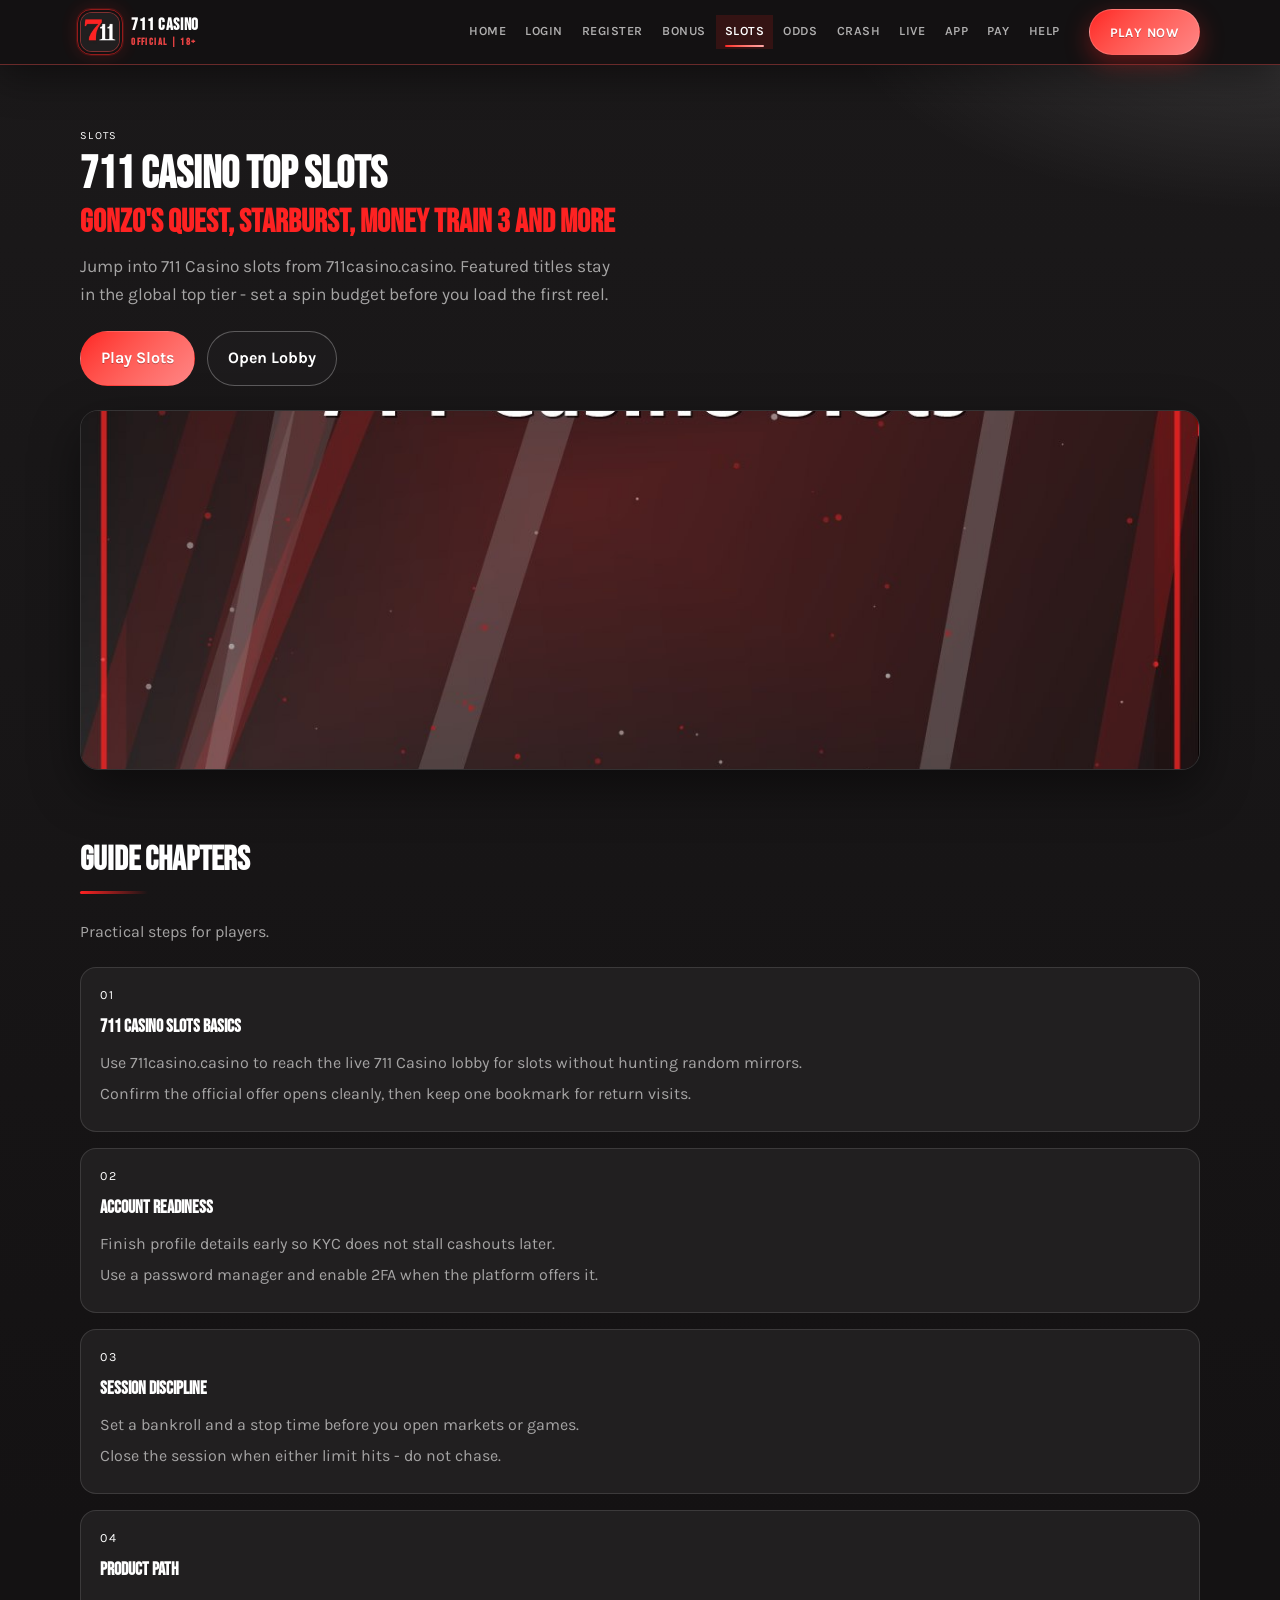
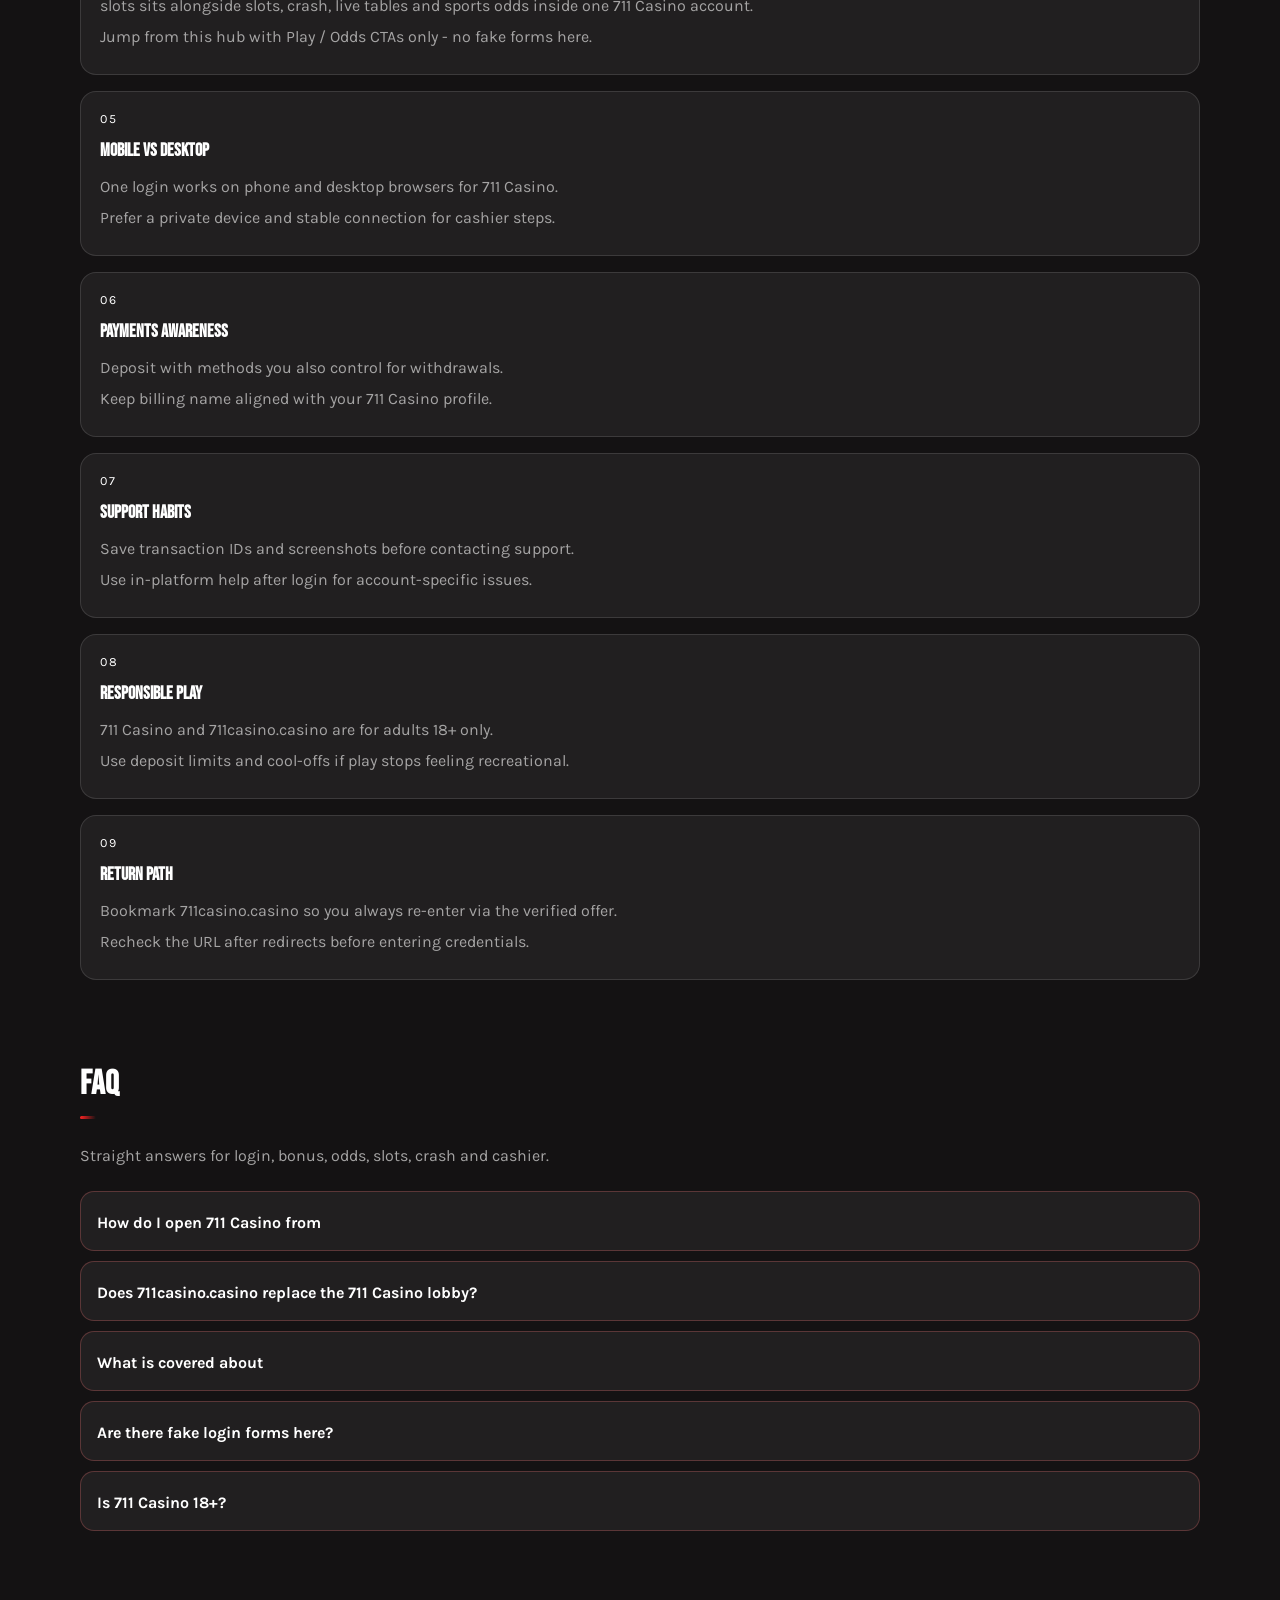
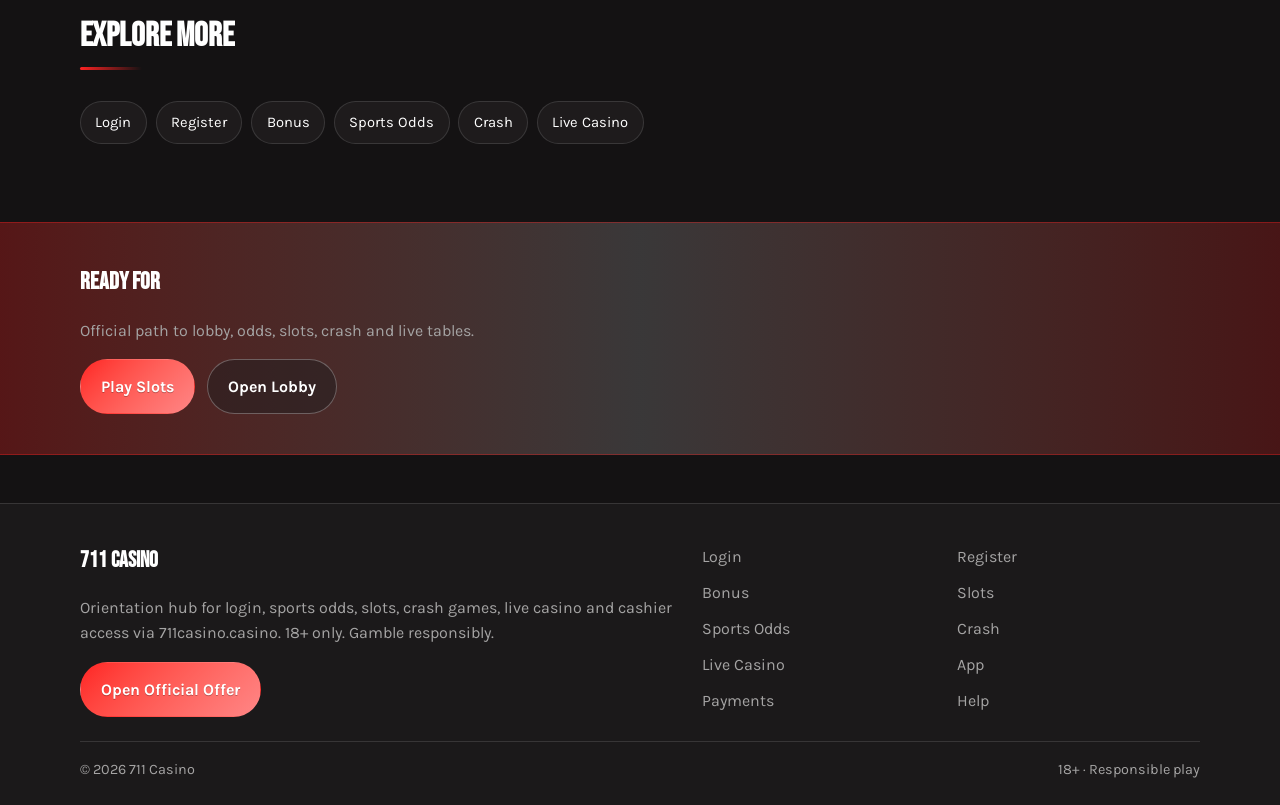
<file: seven-slots.html>
<!DOCTYPE html>
<html lang="en">
<head>
<meta charset="utf-8">
<meta name="viewport" content="width=device-width, initial-scale=1">
<title>711 Casino Slots - Gonzo&#39;s Quest, Starburst, Money Train 3 &amp; More | 711casino.casino</title>
<meta name="description" content="Play top world slots at 711 Casino via 711casino.casino: Gonzo&#39;s Quest, Starburst, Money Train 3 and more household titles. Session tips. 18+.">
<meta name="keywords" content="711 Casino, 711 Casino Slots, 711 Casino login, 711 Casino bonus, 711 Casino slots, 711 Casino odds, 711casino.casino">
<meta name="robots" content="index,follow,max-image-preview:large">
<link rel="canonical" href="https://711casino.casino/seven-slots.html">
<meta property="og:type" content="website">
<meta property="og:site_name" content="711 Casino">
<meta property="og:title" content="711 Casino Slots - Gonzo&#39;s Quest, Starburst, Money Train 3 &amp; More | 711casino.casino">
<meta property="og:description" content="Play top world slots at 711 Casino via 711casino.casino: Gonzo&#39;s Quest, Starburst, Money Train 3 and more household titles. Session tips. 18+.">
<meta property="og:url" content="https://711casino.casino/seven-slots.html">
<meta property="og:image" content="https://711casino.casino/assets/pages/seven-slots.jpg">
<meta name="twitter:card" content="summary_large_image">
<meta name="twitter:title" content="711 Casino Slots - Gonzo&#39;s Quest, Starburst, Money Train 3 &amp; More | 711casino.casino">
<meta name="twitter:description" content="Play top world slots at 711 Casino via 711casino.casino: Gonzo&#39;s Quest, Starburst, Money Train 3 and more household titles. Session tips. 18+.">
<meta name="twitter:image" content="https://711casino.casino/assets/pages/seven-slots.jpg">
<link rel="icon" href="/favicon.png" type="image/png">
<link rel="apple-touch-icon" href="/assets/brand/logo.png">
<link rel="manifest" href="/site.webmanifest">
<link rel="preconnect" href="https://fonts.googleapis.com">
<link rel="preconnect" href="https://fonts.gstatic.com" crossorigin>
<link href="https://fonts.googleapis.com/css2?family=Bebas+Neue:wght@600;700&family=Karla:wght@400;600;700&display=swap" rel="stylesheet">
<link rel="stylesheet" href="/css/styles.css">
<script type="application/ld+json">{"@context":"https://schema.org","@type":"FAQPage","url":"https://711casino.casino/seven-slots.html","mainEntity":[{"@type":"Question","name":"How do I open 711 Casino from ","acceptedAnswer":{"@type":"Answer","text":"Tap Play Now on 711casino.casino, follow the verified offer, then complete login or registration on the live 711 Casino platform."}},{"@type":"Question","name":"Does 711casino.casino replace the 711 Casino lobby?","acceptedAnswer":{"@type":"Answer","text":"No. 711casino.casino is an orientation hub for login, bonus path, odds, slots, crash, live casino and cashier - the real games run on 711 Casino after you continue."}},{"@type":"Question","name":"What is covered about ","acceptedAnswer":{"@type":"Answer","text":"This page explains practical slots steps for 711 Casino players: safe entry, product location, session limits and where to continue via the offer link."}},{"@type":"Question","name":"Are there fake login forms here?","acceptedAnswer":{"@type":"Answer","text":"No. Never enter passwords on the hub. Credentials belong only on the official 711 Casino site after the offer redirect."}},{"@type":"Question","name":"Is 711 Casino 18+?","acceptedAnswer":{"@type":"Answer","text":"Yes. Gambling is for adults only. If it stops being entertainment, use limits or self-exclusion tools on the platform."}}]}</script>
</head>
<body class="layout-1 page">
<header class="site-header" id="siteHeader">
<div class="wrap header-bar">
<a class="brand" href="/" aria-label="711 Casino home">
<span class="brand-mark"><img src="/assets/brand/logo.png" alt="711 Casino logo" width="40" height="40"></span>
<span class="brand-copy"><span class="brand-name">711 Casino</span><span class="brand-tag">Official | 18+</span></span>
</a>
<button class="nav-toggle" id="navToggle" aria-expanded="false" aria-controls="siteNav" type="button" aria-label="Open menu"><span></span><span></span><span></span></button>
<nav class="site-nav" id="siteNav" aria-label="Primary"><a class="nav-link" href="/">Home</a><a class="nav-link" href="/seven-login.html">Login</a><a class="nav-link" href="/seven-register.html">Register</a><a class="nav-link" href="/seven-bonus.html">Bonus</a><a class="nav-link is-active" href="/seven-slots.html">Slots</a><a class="nav-link" href="/seven-odds.html">Odds</a><a class="nav-link" href="/seven-crash.html">Crash</a><a class="nav-link" href="/seven-live.html">Live</a><a class="nav-link" href="/seven-app.html">App</a><a class="nav-link" href="/seven-pay.html">Pay</a><a class="nav-link" href="/seven-help.html">Help</a></nav>
<a class="btn btn-accent header-cta" href="https://martell892.online/WMj2QVzz?sub_id_1=711casino.casino" rel="nofollow sponsored noopener" target="_blank">Play Now</a>
</div>
</header>
<section class="page-hero"><div class="wrap">
<div class="eyebrow">Slots</div>
<h1>711 Casino Top Slots<em>Gonzo&#39;s Quest, Starburst, Money Train 3 and more</em></h1>
<p class="lead">Jump into 711 Casino slots from 711casino.casino. Featured titles stay in the global top tier - set a spin budget before you load the first reel.</p>
<div class="cta-row">
<a class="btn btn-accent" href="https://martell892.online/WMj2QVzz?sub_id_1=711casino.casino" rel="nofollow sponsored noopener" target="_blank">Play Slots</a>
<a class="btn btn-ghost" href="https://martell892.online/WMj2QVzz?sub_id_1=711casino.casino" rel="nofollow sponsored noopener" target="_blank">Open Lobby</a>
</div>

</div></section>
<div class="page-cover wrap"><img src="/assets/pages/seven-slots.jpg" alt="Slots cover" width="1200" height="675" loading="eager"></div>
<section class="chapters wrap"><div class="section-head"><h2>Guide chapters</h2><p class="mute">Practical steps for players.</p></div><div class="chapter-grid"><article class="chapter"><div class="chapter-n">01</div><h3>711 Casino slots basics</h3><p>Use 711casino.casino to reach the live 711 Casino lobby for slots without hunting random mirrors.</p><p>Confirm the official offer opens cleanly, then keep one bookmark for return visits.</p></article><article class="chapter"><div class="chapter-n">02</div><h3>Account readiness</h3><p>Finish profile details early so KYC does not stall cashouts later.</p><p>Use a password manager and enable 2FA when the platform offers it.</p></article><article class="chapter"><div class="chapter-n">03</div><h3>Session discipline</h3><p>Set a bankroll and a stop time before you open markets or games.</p><p>Close the session when either limit hits - do not chase.</p></article><article class="chapter"><div class="chapter-n">04</div><h3>Product path</h3><p>slots sits alongside slots, crash, live tables and sports odds inside one 711 Casino account.</p><p>Jump from this hub with Play / Odds CTAs only - no fake forms here.</p></article><article class="chapter"><div class="chapter-n">05</div><h3>Mobile vs desktop</h3><p>One login works on phone and desktop browsers for 711 Casino.</p><p>Prefer a private device and stable connection for cashier steps.</p></article><article class="chapter"><div class="chapter-n">06</div><h3>Payments awareness</h3><p>Deposit with methods you also control for withdrawals.</p><p>Keep billing name aligned with your 711 Casino profile.</p></article><article class="chapter"><div class="chapter-n">07</div><h3>Support habits</h3><p>Save transaction IDs and screenshots before contacting support.</p><p>Use in-platform help after login for account-specific issues.</p></article><article class="chapter"><div class="chapter-n">08</div><h3>Responsible play</h3><p>711 Casino and 711casino.casino are for adults 18+ only.</p><p>Use deposit limits and cool-offs if play stops feeling recreational.</p></article><article class="chapter"><div class="chapter-n">09</div><h3>Return path</h3><p>Bookmark 711casino.casino so you always re-enter via the verified offer.</p><p>Recheck the URL after redirects before entering credentials.</p></article></div></section>
<section class="faq wrap" id="faq"><div class="section-head"><h2>FAQ</h2><p class="mute">Straight answers for login, bonus, odds, slots, crash and cashier.</p></div><div class="faq-list"><details class="faq-item"><summary>How do I open 711 Casino from </summary><p>Tap Play Now on 711casino.casino, follow the verified offer, then complete login or registration on the live 711 Casino platform.</p></details><details class="faq-item"><summary>Does 711casino.casino replace the 711 Casino lobby?</summary><p>No. 711casino.casino is an orientation hub for login, bonus path, odds, slots, crash, live casino and cashier - the real games run on 711 Casino after you continue.</p></details><details class="faq-item"><summary>What is covered about </summary><p>This page explains practical slots steps for 711 Casino players: safe entry, product location, session limits and where to continue via the offer link.</p></details><details class="faq-item"><summary>Are there fake login forms here?</summary><p>No. Never enter passwords on the hub. Credentials belong only on the official 711 Casino site after the offer redirect.</p></details><details class="faq-item"><summary>Is 711 Casino 18+?</summary><p>Yes. Gambling is for adults only. If it stops being entertainment, use limits or self-exclusion tools on the platform.</p></details></div></section>
<section class="related wrap"><div class="section-head"><h2>Explore more</h2></div><div class="chip-row"><a class="chip" href="/seven-login.html">Login</a><a class="chip" href="/seven-register.html">Register</a><a class="chip" href="/seven-bonus.html">Bonus</a><a class="chip" href="/seven-odds.html">Sports Odds</a><a class="chip" href="/seven-crash.html">Crash</a><a class="chip" href="/seven-live.html">Live Casino</a></div></section>
<section class="cta-band"><div class="wrap cta-inner">
<h2>Ready for </h2>
<p class="mute">Official path to lobby, odds, slots, crash and live tables.</p>
<div class="cta-row">
<a class="btn btn-accent" href="https://martell892.online/WMj2QVzz?sub_id_1=711casino.casino" rel="nofollow sponsored noopener" target="_blank">Play Slots</a>
<a class="btn btn-ghost" href="https://martell892.online/WMj2QVzz?sub_id_1=711casino.casino" rel="nofollow sponsored noopener" target="_blank">Open Lobby</a>
</div></div></section>
<footer class="site-footer">
<div class="wrap footer-grid">
<div>
<div class="footer-brand">711 Casino</div>
<p class="mute">Orientation hub for login, sports odds, slots, crash games, live casino and cashier access via 711casino.casino. 18+ only. Gamble responsibly.</p>
<a class="btn btn-accent" href="https://martell892.online/WMj2QVzz?sub_id_1=711casino.casino" rel="nofollow sponsored noopener" target="_blank">Open Official Offer</a>
</div>
<div class="footer-links"><a href="/seven-login.html">Login</a><a href="/seven-register.html">Register</a><a href="/seven-bonus.html">Bonus</a><a href="/seven-slots.html">Slots</a><a href="/seven-odds.html">Sports Odds</a><a href="/seven-crash.html">Crash</a><a href="/seven-live.html">Live Casino</a><a href="/seven-app.html">App</a><a href="/seven-pay.html">Payments</a><a href="/seven-help.html">Help</a></div>
</div>
<div class="wrap footer-base"><span>&copy; 2026 711 Casino</span><span>18+ &middot; Responsible play</span></div>
</footer>
<script src="/js/main.js"></script>
</body>
</html>
</file>
<file: css/styles.css>
:root{
--bg:#141213;--surface:#211F20;--text:#FFFFFF;--mute:#A5A4A4;
--accent:#FE2222;--accent2:#FFFFFF;
--font-display:'Bebas Neue',Georgia,serif;--font-body:'Karla',system-ui,sans-serif;
--radius:18px;--line:color-mix(in srgb,var(--text) 12%,transparent);
--shadow:0 18px 50px color-mix(in srgb,#000 45%,transparent);
}
*{box-sizing:border-box}html{scroll-behavior:smooth}
body{margin:0;font-family:var(--font-body);color:var(--text);line-height:1.6;min-height:100vh;background:
radial-gradient(1100px 500px at 10% -10%,color-mix(in srgb,var(--accent) 16%,transparent),transparent 55%),
radial-gradient(900px 420px at 100% 0%,color-mix(in srgb,var(--accent2) 14%,transparent),transparent 50%),
linear-gradient(180deg,color-mix(in srgb,var(--surface) 55%,var(--bg)),var(--bg) 38%,var(--bg))}
img{max-width:100%;display:block}a{color:inherit;text-decoration:none}
.wrap{width:min(1120px,92%);margin:0 auto}.mute{color:var(--mute)}
.site-header{position:sticky;top:0;z-index:50;backdrop-filter:blur(10px);background:color-mix(in srgb,var(--bg) 55%,transparent);border-bottom:1px solid transparent;transition:.25s ease}
.site-header.is-solid{background:color-mix(in srgb,var(--bg) 92%,transparent);border-bottom-color:var(--line);box-shadow:0 8px 30px color-mix(in srgb,#000 25%,transparent)}
.header-inner{display:flex;align-items:center;gap:1rem;min-height:72px}
.brand{display:flex;align-items:center;gap:.7rem;font-family:var(--font-display);font-weight:700}
.brand img{width:44px;height:44px;object-fit:cover;border-radius:10px;border:1px solid var(--line);background:var(--surface)}
.site-nav{display:none;gap:.15rem;flex-wrap:wrap}
.nav-link{padding:.45rem .7rem;border-radius:999px;color:var(--mute);font-size:.92rem}
.nav-link:hover,.nav-link.is-active{color:var(--text);background:color-mix(in srgb,var(--accent) 14%,transparent)}
.nav-toggle{margin-left:auto;background:var(--surface);border:1px solid var(--line);color:var(--text);border-radius:999px;padding:.45rem .9rem;cursor:pointer}
.header-cta{display:none}
@media(min-width:980px){.nav-toggle{display:none}.site-nav{display:flex;margin-left:auto}.header-cta{display:inline-flex;margin-left:.4rem}}
body.nav-open .site-nav{display:flex}
.btn{display:inline-flex;align-items:center;justify-content:center;gap:.4rem;padding:.85rem 1.25rem;border-radius:999px;font-weight:700;border:1px solid transparent;transition:.2s ease}
.btn-accent{background:linear-gradient(135deg,var(--accent),color-mix(in srgb,var(--accent2) 45%,var(--accent)));color:#fff;text-shadow:0 1px 0 color-mix(in srgb,#000 25%,transparent)}
.btn-accent:hover{filter:brightness(1.06);transform:translateY(-1px)}
.btn-ghost{border-color:color-mix(in srgb,var(--text) 28%,transparent);color:var(--text);background:color-mix(in srgb,var(--surface) 50%,transparent)}
.btn-ghost:hover{border-color:var(--accent);color:var(--accent)}
.hero{padding:4.5rem 0 3rem}.hero-grid{display:grid;gap:2rem;align-items:center}@media(min-width:900px){.hero-grid{grid-template-columns:1.1fr .9fr}}.hero-visual{aspect-ratio:1;border-radius:12px 40px 12px 40px}
.eyebrow{display:inline-block;font-size:.68rem;letter-spacing:.12em;text-transform:uppercase;color:var(--accent2);margin-bottom:.35rem}
.hero h1{font-family:var(--font-display);font-size:clamp(1.25rem,2.2vw,1.7rem);line-height:1.12;margin:0 0 .5rem;font-weight:700}
.hero h1 span{display:block;color:color-mix(in srgb,var(--accent) 85%,var(--text))}
.lead{font-size:1.08rem;color:var(--mute);max-width:54ch;margin:0 0 1.4rem}
.cta-row{display:flex;flex-wrap:wrap;gap:.75rem}
.hero-visual{background:linear-gradient(145deg,color-mix(in srgb,var(--accent) 35%,var(--surface)),var(--surface) 45%,color-mix(in srgb,var(--accent2) 30%,var(--bg))),repeating-linear-gradient(-28deg,transparent,transparent 12px,color-mix(in srgb,var(--text) 4%,transparent) 12px,color-mix(in srgb,var(--text) 4%,transparent) 13px);border:1px solid var(--line);box-shadow:var(--shadow);position:relative;overflow:hidden;min-height:220px}
.hero-visual::after{content:"";position:absolute;inset:18% 12%;border:1px solid color-mix(in srgb,var(--accent) 40%,transparent);border-radius:inherit;opacity:.7}
.section{padding:3.2rem 0}.section-head{margin-bottom:1.4rem}
.section-head h2{font-family:var(--font-display);font-size:clamp(1.55rem,3vw,2.15rem);margin:0 0 .45rem}
.odds-board{display:grid;gap:.8rem}
.odds-row{display:grid;gap:.7rem;align-items:center;background:color-mix(in srgb,var(--surface) 88%,transparent);border:1px solid var(--line);border-radius:var(--radius);padding:1rem 1.1rem}
@media(min-width:760px){.odds-row{grid-template-columns:1.2fr 1fr auto}}
.odds-meta{font-size:.85rem;color:var(--mute)}.odds-match{font-weight:700;font-size:1.05rem}
.odds-prices{display:flex;gap:.45rem;flex-wrap:wrap}
.price{min-width:64px;text-align:center;padding:.45rem .55rem;border-radius:12px;background:color-mix(in srgb,var(--bg) 70%,transparent);border:1px solid var(--line);font-weight:700}
.price small{display:block;font-weight:600;color:var(--mute);font-size:.72rem}
.card-grid{display:grid;grid-template-columns:repeat(2,1fr);gap:.85rem}
@media(min-width:720px){.card-grid{grid-template-columns:repeat(3,1fr)}}
@media(min-width:980px){.card-grid{grid-template-columns:repeat(5,1fr)}}
.game-card{background:var(--surface);border:1px solid var(--line);border-radius:16px;padding:1rem;min-height:120px;display:flex;flex-direction:column;justify-content:flex-end;position:relative;overflow:hidden}
.game-card::before{content:"";position:absolute;inset:0;background:linear-gradient(160deg,color-mix(in srgb,var(--accent) 22%,transparent),transparent 55%)}
.game-card>*{position:relative;z-index:1}
.game-card h3{margin:0;font-size:.98rem;font-family:var(--font-display)}
.game-card .tag{font-size:.75rem;color:var(--accent2);margin-bottom:.35rem;text-transform:uppercase;letter-spacing:.08em}
.crash-grid,.live-grid{display:grid;gap:.85rem}
@media(min-width:700px){.crash-grid{grid-template-columns:repeat(2,1fr)}.live-grid{grid-template-columns:repeat(3,1fr)}}
@media(min-width:1000px){.crash-grid{grid-template-columns:repeat(3,1fr)}}
.panel{background:linear-gradient(180deg,color-mix(in srgb,var(--surface) 92%,var(--accent)),var(--surface));border:1px solid var(--line);border-radius:var(--radius);padding:1.15rem 1.2rem}
.panel h3{margin:0 0 .35rem;font-family:var(--font-display)}
.bonus-box{display:grid;gap:1.2rem;background:color-mix(in srgb,var(--surface) 90%,transparent);border:1px solid color-mix(in srgb,var(--accent) 35%,var(--line));border-radius:24px;padding:1.5rem}
@media(min-width:860px){.bonus-box{grid-template-columns:1.4fr .8fr;align-items:center}}
.seo-stack{display:grid;gap:1rem}@media(min-width:800px){.seo-stack{grid-template-columns:repeat(2,1fr)}}
.seo-card{padding:1.2rem;border-radius:16px;background:var(--surface);border:1px solid var(--line)}
.seo-card h3{margin:0 0 .5rem;font-size:1.05rem;font-family:var(--font-display)}
.faq-list{display:grid;gap:.65rem}
.faq-item{background:var(--surface);border:1px solid var(--line);border-radius:14px;padding:.2rem 1rem 0}
.faq-item summary{cursor:pointer;font-weight:700;padding:.9rem 0;list-style:none}
.faq-item summary::-webkit-details-marker{display:none}
.faq-item p{margin:0 0 1rem;color:var(--mute)}
.cta-band{margin:2.5rem 0 0;padding:2.5rem 0;background:linear-gradient(90deg,color-mix(in srgb,var(--accent2) 18%,var(--bg)),color-mix(in srgb,var(--accent) 14%,var(--bg)));border-top:1px solid var(--line);border-bottom:1px solid var(--line)}
.cta-inner h2{font-family:var(--font-display);margin:0 0 .5rem}
.page-hero{padding:3.5rem 0 1.5rem}
.page-hero h1{font-family:var(--font-display);font-size:clamp(1.85rem,4vw,2.8rem);line-height:1.1;margin:0 0 .8rem}
.page-hero h1 em{font-style:normal;color:var(--accent);display:block;font-size:.72em;margin-top:.35rem}
.gate{margin:1.2rem 0 0;padding:1rem 1.15rem;border-left:3px solid var(--accent);background:color-mix(in srgb,var(--surface) 80%,transparent);border-radius:0 14px 14px 0}
.chapter-grid{display:grid;gap:1rem}
.chapter{background:var(--surface);border:1px solid var(--line);border-radius:16px;padding:1.15rem 1.2rem}
.chapter-n{font-size:.78rem;letter-spacing:.12em;text-transform:uppercase;color:var(--accent2);margin-bottom:.35rem}
.chapter h3{margin:0 0 .55rem;font-family:var(--font-display);font-size:1.15rem}
.chapter p{margin:.35rem 0;color:var(--mute)}
.chip-row{display:flex;flex-wrap:wrap;gap:.55rem}
.chip{padding:.55rem .9rem;border-radius:999px;border:1px solid var(--line);background:color-mix(in srgb,var(--surface) 80%,transparent);font-size:.92rem}
.chip:hover{border-color:var(--accent);color:var(--accent)}
.related,.chapters,.faq{padding:2.4rem 0}
.site-footer{margin-top:3rem;padding:2.5rem 0 1.5rem;border-top:1px solid var(--line);background:color-mix(in srgb,var(--surface) 55%,var(--bg))}
.footer-grid{display:grid;gap:1.5rem}@media(min-width:800px){.footer-grid{grid-template-columns:1.2fr 1fr}}
.footer-brand{font-family:var(--font-display);font-size:1.35rem;font-weight:700;margin-bottom:.5rem}
.footer-links{display:grid;grid-template-columns:repeat(2,1fr);gap:.45rem .8rem}
.footer-links a{color:var(--mute)}.footer-links a:hover{color:var(--accent)}
.footer-base{display:flex;justify-content:space-between;gap:1rem;flex-wrap:wrap;margin-top:1.5rem;padding-top:1rem;border-top:1px solid var(--line);color:var(--mute);font-size:.9rem}
.layout-1 .hero-visual{outline:1px solid color-mix(in srgb,var(--accent) 25%,transparent);outline-offset:6px}
.promo-rail,.promo-rail-inner,.promo-pill,.promo-text,.promo-link{display:none!important}
.site-header{position:sticky;top:0;z-index:50;background:color-mix(in srgb,var(--bg) 94%,#000);border-bottom:1px solid color-mix(in srgb,var(--accent) 28%,var(--line));box-shadow:0 10px 40px color-mix(in srgb,#000 45%,transparent);backdrop-filter:blur(18px) saturate(1.15)}
.site-header.is-solid{background:color-mix(in srgb,var(--bg) 98%,#000);border-bottom-color:color-mix(in srgb,var(--accent) 40%,var(--line));box-shadow:0 12px 44px color-mix(in srgb,#000 55%,transparent)}
.header-bar,.header-inner{display:grid;grid-template-columns:auto 1fr auto;align-items:center;gap:.85rem;min-height:64px;padding:.55rem 0;position:relative}
.brand{display:flex;align-items:center;gap:.7rem;min-width:0;text-decoration:none}
.brand-mark{position:relative;display:grid;place-items:center;flex:0 0 auto}
.brand-mark::after{content:"";position:absolute;inset:-3px;border-radius:14px;border:1px solid color-mix(in srgb,var(--accent) 65%,transparent);box-shadow:0 0 0 1px color-mix(in srgb,var(--accent) 18%,transparent),0 0 18px color-mix(in srgb,var(--accent) 22%,transparent);opacity:.85}
.brand img,.brand-mark img{width:40px;height:40px;object-fit:cover;border-radius:12px;display:block;border:1px solid color-mix(in srgb,var(--accent) 35%,var(--line));background:var(--surface);position:relative;z-index:1}
.brand-copy{display:flex;flex-direction:column;line-height:1.05;min-width:0;gap:.12rem}
.brand-name{font-family:var(--font-display);font-weight:700;font-size:1.05rem;letter-spacing:.04em;text-transform:uppercase;white-space:nowrap;overflow:hidden;text-overflow:ellipsis;color:var(--text)}
.brand-tag{font-size:.62rem;letter-spacing:.14em;text-transform:uppercase;color:color-mix(in srgb,var(--accent) 75%,var(--mute));font-weight:700}
.site-nav{display:none;align-items:center;justify-content:center;gap:.1rem;flex-wrap:nowrap;min-width:0}
.nav-link{position:relative;padding:.45rem .55rem;border-radius:0;color:color-mix(in srgb,var(--mute) 88%,var(--text));font-size:.78rem;font-weight:600;letter-spacing:.04em;text-transform:uppercase;background:transparent;transition:color .2s ease}
.nav-link:hover{color:var(--text);background:transparent}
.nav-link.is-active{color:var(--text)}
.nav-link.is-active::after,.nav-link:hover::after{content:"";position:absolute;left:.55rem;right:.55rem;bottom:.15rem;height:2px;border-radius:2px;background:linear-gradient(90deg,var(--accent),color-mix(in srgb,var(--accent2) 60%,var(--accent)))}
.nav-toggle{margin-left:auto;width:42px;height:42px;border-radius:12px;border:1px solid color-mix(in srgb,var(--accent) 30%,var(--line));background:color-mix(in srgb,var(--surface) 80%,transparent);display:inline-grid;place-content:center;gap:5px;cursor:pointer;padding:0}
.nav-toggle span{display:block;width:18px;height:2px;border-radius:2px;background:var(--text)}
.header-cta{display:none;padding:.72rem 1.25rem!important;font-size:.82rem!important;letter-spacing:.06em;text-transform:uppercase;border-radius:999px;box-shadow:0 8px 24px color-mix(in srgb,var(--accent) 35%,transparent);border:1px solid color-mix(in srgb,#fff 18%,transparent)!important}
@media(min-width:1100px){.nav-toggle{display:none}.site-nav{display:flex}.header-cta{display:inline-flex}}
@media(max-width:1099px){.header-bar,.header-inner{grid-template-columns:1fr auto auto}.site-nav{display:none}.header-cta{display:inline-flex;padding:.62rem 1rem!important;font-size:.75rem!important}}
body.nav-open .site-nav{display:flex;position:absolute;left:0;right:0;top:calc(100% + 1px);flex-direction:column;align-items:stretch;gap:0;padding:.55rem;background:color-mix(in srgb,var(--bg) 97%,#000);border:1px solid color-mix(in srgb,var(--accent) 28%,var(--line));border-radius:0 0 16px 16px;box-shadow:0 18px 40px color-mix(in srgb,#000 50%,transparent);z-index:60}
body.nav-open .nav-link{padding:.85rem 1rem;border-radius:10px;text-transform:none;letter-spacing:.02em;font-size:.95rem}
body.nav-open .nav-link.is-active,body.nav-open .nav-link:hover{background:color-mix(in srgb,var(--accent) 14%,transparent)}
body.nav-open .nav-link.is-active::after,body.nav-open .nav-link:hover::after{display:none}
@keyframes brandPulse{0%,100%{opacity:.55}50%{opacity:1}}
.hero{padding:.7rem 0 .85rem !important;text-align:left !important}
.hero-band{padding:0 !important;background:transparent !important;border:0 !important}
.hero-shell{display:grid;gap:.85rem;align-items:center;max-width:none;margin:0;justify-items:stretch}
@media(min-width:920px){.hero-shell{grid-template-columns:1.2fr .8fr;gap:1.1rem;min-height:0;max-height:calc(100vh - 88px)}}
.hero-copy{max-width:540px}
.hero .eyebrow{margin-bottom:.28rem !important;font-size:.65rem !important}
.hero h1{font-size:clamp(1.2rem,2vw,1.65rem) !important;line-height:1.12 !important;margin:0 0 .4rem !important}
.hero h1 span{font-size:.8em;margin-top:.15rem}
.hero .lead{font-size:.9rem !important;line-height:1.35 !important;margin:0 0 .65rem !important;display:-webkit-box;-webkit-line-clamp:2;-webkit-box-orient:vertical;overflow:hidden}
.hero .cta-row{gap:.4rem}
.hero .btn{padding:.5rem .85rem;font-size:.86rem}
.nav-link{/* premium nav */}
.btn.btn-sm{padding:.4rem .75rem;font-size:.82rem}
.hero-visual.hero-stage,.hero-stage{clip-path:none !important;outline:none !important;transform:perspective(900px) rotateX(var(--hy,0deg)) rotateY(var(--hx,0deg));--hx:0deg;--hy:0deg;position:relative;isolation:isolate;transform-style:preserve-3d;transition:transform .35s ease;padding:0;background:var(--surface);border:0;box-shadow:none;width:100% !important;max-width:240px;margin-inline:auto;aspect-ratio:3/4;height:auto;min-height:0;max-height:min(300px,calc(100vh - 130px));border-radius:16px;overflow:hidden;display:block}
@media(min-width:920px){.hero-visual.hero-stage,.hero-stage{max-width:min(300px,34vw);width:100% !important;height:auto;max-height:min(380px,calc(100vh - 100px));aspect-ratio:3/4;margin-inline:0;justify-self:end}}
.hero-stage::after{display:none !important}
.hero-glow{position:absolute;inset:-14% -10%;background:radial-gradient(circle at 50% 40%,color-mix(in srgb,var(--accent) 45%,transparent),transparent 62%);filter:blur(18px);animation:glowDrift 5.5s ease-in-out infinite alternate;z-index:0;pointer-events:none}
.hero-img{position:absolute;inset:0;z-index:1;width:100%;height:100%;object-fit:cover;object-position:center center;border-radius:0;border:0;box-shadow:none;aspect-ratio:auto;min-height:0;max-height:none;animation:none;background:transparent}
@media(min-width:920px){.hero-img{min-height:0;height:100%;width:100%}}
.hero-shine{position:absolute;inset:0;z-index:2;border-radius:inherit;pointer-events:none;overflow:hidden}
.hero-shine::before{content:"";position:absolute;top:-20%;left:-40%;width:45%;height:140%;background:linear-gradient(90deg,transparent,color-mix(in srgb,#fff 22%,transparent),transparent);transform:skewX(-18deg);animation:shineSweep 4.8s ease-in-out infinite}
.hero-badge{position:absolute;left:8px;bottom:8px;z-index:3;padding:.25rem .5rem;border-radius:999px;font-size:.58rem;font-weight:800;letter-spacing:.04em;text-transform:uppercase;background:color-mix(in srgb,var(--bg) 72%,transparent);border:1px solid color-mix(in srgb,var(--accent) 45%,transparent);backdrop-filter:blur(8px)}
@keyframes glowDrift{from{transform:translate3d(-2%,-1%,0) scale(1)}to{transform:translate3d(3%,2%,0) scale(1.08)}}
@keyframes shineSweep{0%,30%{transform:translateX(0) skewX(-18deg);opacity:0}45%{opacity:.55}70%,100%{transform:translateX(320%) skewX(-18deg);opacity:0}}
.bonus-spotlight .section-head h2{font-size:clamp(1.7rem,3.2vw,2.35rem)}
.bonus-box-accent{position:relative;overflow:hidden;border:1px solid color-mix(in srgb,var(--accent) 55%,var(--line));background:
linear-gradient(135deg,color-mix(in srgb,var(--accent) 18%,var(--surface)),var(--surface) 42%,color-mix(in srgb,var(--accent2) 10%,var(--surface)));
box-shadow:0 18px 50px color-mix(in srgb,var(--accent) 18%,transparent)}
.bonus-box-accent::before{content:"";position:absolute;inset:-40% auto auto -20%;width:280px;height:280px;border-radius:50%;background:radial-gradient(circle,color-mix(in srgb,var(--accent) 35%,transparent),transparent 70%);pointer-events:none}
.bonus-kicker{display:inline-flex;align-items:center;gap:.35rem;margin-bottom:.7rem;padding:.35rem .7rem;border-radius:999px;font-size:.75rem;font-weight:800;letter-spacing:.08em;text-transform:uppercase;color:#0a0a0a;background:linear-gradient(135deg,var(--accent),color-mix(in srgb,var(--accent2) 55%,var(--accent)))}
.bonus-box-accent h3{position:relative;z-index:1;font-size:clamp(1.25rem,2.4vw,1.65rem);margin:0 0 .7rem}
.bonus-box-accent p,.bonus-box-accent ul{position:relative;z-index:1}
.bonus-cta-panel{position:relative;z-index:1;display:flex;flex-direction:column;gap:.85rem;align-items:flex-end;justify-content:center;padding:1rem;border-radius:18px;background:color-mix(in srgb,var(--bg) 35%,transparent);border:1px solid color-mix(in srgb,var(--accent) 30%,var(--line))}
.bonus-cta-note{margin:0;font-weight:700;color:var(--text);font-size:.95rem}
.reveal{opacity:0;transform:translateY(18px);transition:opacity .55s ease,transform .55s ease}
.reveal.is-in{opacity:1;transform:none}
.game-card,.media-panel,.odds-row,.bonus-box{opacity:0;transform:translateY(14px);transition:opacity .5s ease,transform .5s ease}
.game-card.is-in,.media-panel.is-in,.odds-row.is-in,.bonus-box.is-in{opacity:1;transform:none}
.game-card{padding:0;min-height:0;justify-content:flex-start}
.game-card::before{display:none}
.game-card a{display:flex;flex-direction:column;height:100%;color:inherit;text-decoration:none}
.game-card img{width:100%;aspect-ratio:16/11;object-fit:cover;border-radius:16px 16px 0 0;display:block;background:var(--surface)}
.game-card .card-meta{padding:.7rem .9rem .9rem}.game-card h3{font-size:.98rem;margin:.15rem 0 0;line-height:1.2}.game-card{border-radius:16px;overflow:hidden;box-shadow:0 10px 28px color-mix(in srgb,#000 28%,transparent)}
.game-card:hover{transform:translateY(-4px);border-color:color-mix(in srgb,var(--accent) 45%,var(--line))}
.game-card.is-in:hover{transform:translateY(-4px)}
.media-panel{padding:0;overflow:hidden;border:1px solid color-mix(in srgb,var(--accent) 28%,var(--line));background:linear-gradient(180deg,color-mix(in srgb,var(--surface) 92%,var(--accent)),var(--surface));box-shadow:0 14px 36px color-mix(in srgb,var(--accent) 14%,transparent)}
.media-panel img{width:100%;aspect-ratio:16/10;object-fit:cover;display:block;border-bottom:1px solid color-mix(in srgb,var(--accent) 25%,transparent)}
.media-panel .tag,.media-panel h3,.media-panel p,.media-panel .btn{margin-left:1rem;margin-right:1rem}
.media-panel .tag{margin-top:.75rem;color:var(--accent)!important;font-weight:800}
.media-panel h3{margin:.2rem 1rem .35rem;font-size:1.15rem}
.media-panel p{margin:0 1rem .7rem;font-size:.88rem;line-height:1.35;display:-webkit-box;-webkit-line-clamp:2;-webkit-box-orient:vertical;overflow:hidden}
.media-panel .btn{margin:0 1rem 1rem;display:inline-flex}
.game-card .tag{color:var(--accent)!important;font-weight:800}
.card-grid{gap:1rem}
.crash-grid,.live-grid{display:grid;gap:1rem;grid-template-columns:repeat(auto-fit,minmax(260px,1fr))}
.page-cover{margin:0 auto 1.5rem}
.page-cover img{width:100%;max-height:360px;object-fit:cover;border-radius:18px;border:1px solid var(--line);box-shadow:var(--shadow)}

/* HOME ENERGY */
body.home{background:
radial-gradient(900px 480px at 8% -8%,color-mix(in srgb,var(--accent) 28%,transparent),transparent 55%),
radial-gradient(800px 420px at 100% 8%,color-mix(in srgb,var(--accent2) 18%,transparent),transparent 50%),
radial-gradient(700px 380px at 50% 35%,color-mix(in srgb,var(--accent) 8%,transparent),transparent 60%),
linear-gradient(180deg,color-mix(in srgb,var(--surface) 70%,var(--bg)),var(--bg) 42%,var(--bg))}
.eyebrow-pill{display:inline-flex!important;align-items:center;padding:.28rem .7rem;border-radius:999px;border:1px solid color-mix(in srgb,var(--accent) 45%,transparent);background:color-mix(in srgb,var(--accent) 14%,transparent);color:var(--accent)!important;font-weight:800;letter-spacing:.12em}
.hero h1{font-size:clamp(1.45rem,2.6vw,2.05rem)!important;line-height:1.1!important}
.hero h1 span{color:var(--accent)!important;font-weight:700}
.hero-chips{display:flex;flex-wrap:wrap;gap:.45rem;margin-top:.85rem}
.chip-hot{padding:.42rem .8rem;border-radius:999px;border:1px solid color-mix(in srgb,var(--accent) 40%,var(--line));background:color-mix(in srgb,var(--accent) 12%,var(--surface));color:var(--text);font-size:.78rem;font-weight:700;letter-spacing:.03em;transition:.2s ease}
.chip-hot:hover{border-color:var(--accent);background:color-mix(in srgb,var(--accent) 28%,var(--surface));color:#fff;transform:translateY(-1px);box-shadow:0 8px 22px color-mix(in srgb,var(--accent) 25%,transparent)}
.section{padding:2.6rem 0;position:relative}
.section-hot{background:linear-gradient(180deg,color-mix(in srgb,var(--accent) 7%,transparent),transparent 70%)}
.section-alt{background:linear-gradient(180deg,color-mix(in srgb,var(--surface) 55%,transparent),transparent 75%);border-top:1px solid color-mix(in srgb,var(--accent) 12%,transparent);border-bottom:1px solid color-mix(in srgb,var(--accent) 12%,transparent)}
.section-head h2{position:relative;display:inline-block;padding-bottom:.45rem;margin-bottom:.55rem!important}
.section-head h2::after{content:"";position:absolute;left:0;bottom:0;width:min(120px,40%);height:3px;border-radius:3px;background:linear-gradient(90deg,var(--accent),transparent)}
.section-head .mute{max-width:62ch}
.game-card{border:1px solid color-mix(in srgb,var(--accent) 18%,var(--line))!important;background:color-mix(in srgb,var(--surface) 92%,var(--accent));transition:transform .25s ease,border-color .25s ease,box-shadow .25s ease}
.game-card:hover{box-shadow:0 16px 40px color-mix(in srgb,var(--accent) 28%,transparent)!important;border-color:color-mix(in srgb,var(--accent) 55%,var(--line))!important}
.game-card .card-meta{background:linear-gradient(180deg,transparent,color-mix(in srgb,var(--bg) 35%,transparent))}
.odds-row{border-color:color-mix(in srgb,var(--accent) 22%,var(--line))!important;background:linear-gradient(135deg,color-mix(in srgb,var(--accent) 10%,var(--surface)),var(--surface))!important;box-shadow:0 10px 28px color-mix(in srgb,#000 22%,transparent)}
.price{border-color:color-mix(in srgb,var(--accent) 25%,var(--line))!important;background:color-mix(in srgb,var(--bg) 55%,var(--surface))!important}
.price:hover{border-color:var(--accent);color:var(--accent)}
.hero-stage{box-shadow:0 20px 50px color-mix(in srgb,var(--accent) 22%,transparent),0 0 0 1px color-mix(in srgb,var(--accent) 30%,transparent)!important;border-radius:20px!important}
.cta-band{background:linear-gradient(90deg,color-mix(in srgb,var(--accent) 28%,var(--bg)),color-mix(in srgb,var(--accent2) 16%,var(--bg)),color-mix(in srgb,var(--accent) 22%,var(--bg)))!important;border-color:color-mix(in srgb,var(--accent) 35%,transparent)!important}
.seo-card{border-color:color-mix(in srgb,var(--accent) 18%,var(--line));background:linear-gradient(180deg,color-mix(in srgb,var(--accent) 8%,var(--surface)),var(--surface));transition:.2s ease}
.seo-card:hover{border-color:color-mix(in srgb,var(--accent) 45%,var(--line));transform:translateY(-2px)}
.faq-item{border-color:color-mix(in srgb,var(--accent) 16%,var(--line))}
.bonus-kicker{color:#fff!important;text-shadow:0 1px 0 color-mix(in srgb,#000 30%,transparent)}
@media (prefers-reduced-motion:reduce){
.brand-mark::after,.hero-glow,.hero-img,.hero-shine::before{animation:none}
.reveal,.game-card,.media-panel,.odds-row,.bonus-box{opacity:1;transform:none}
.hero-stage{transform:none}
}
</file>
